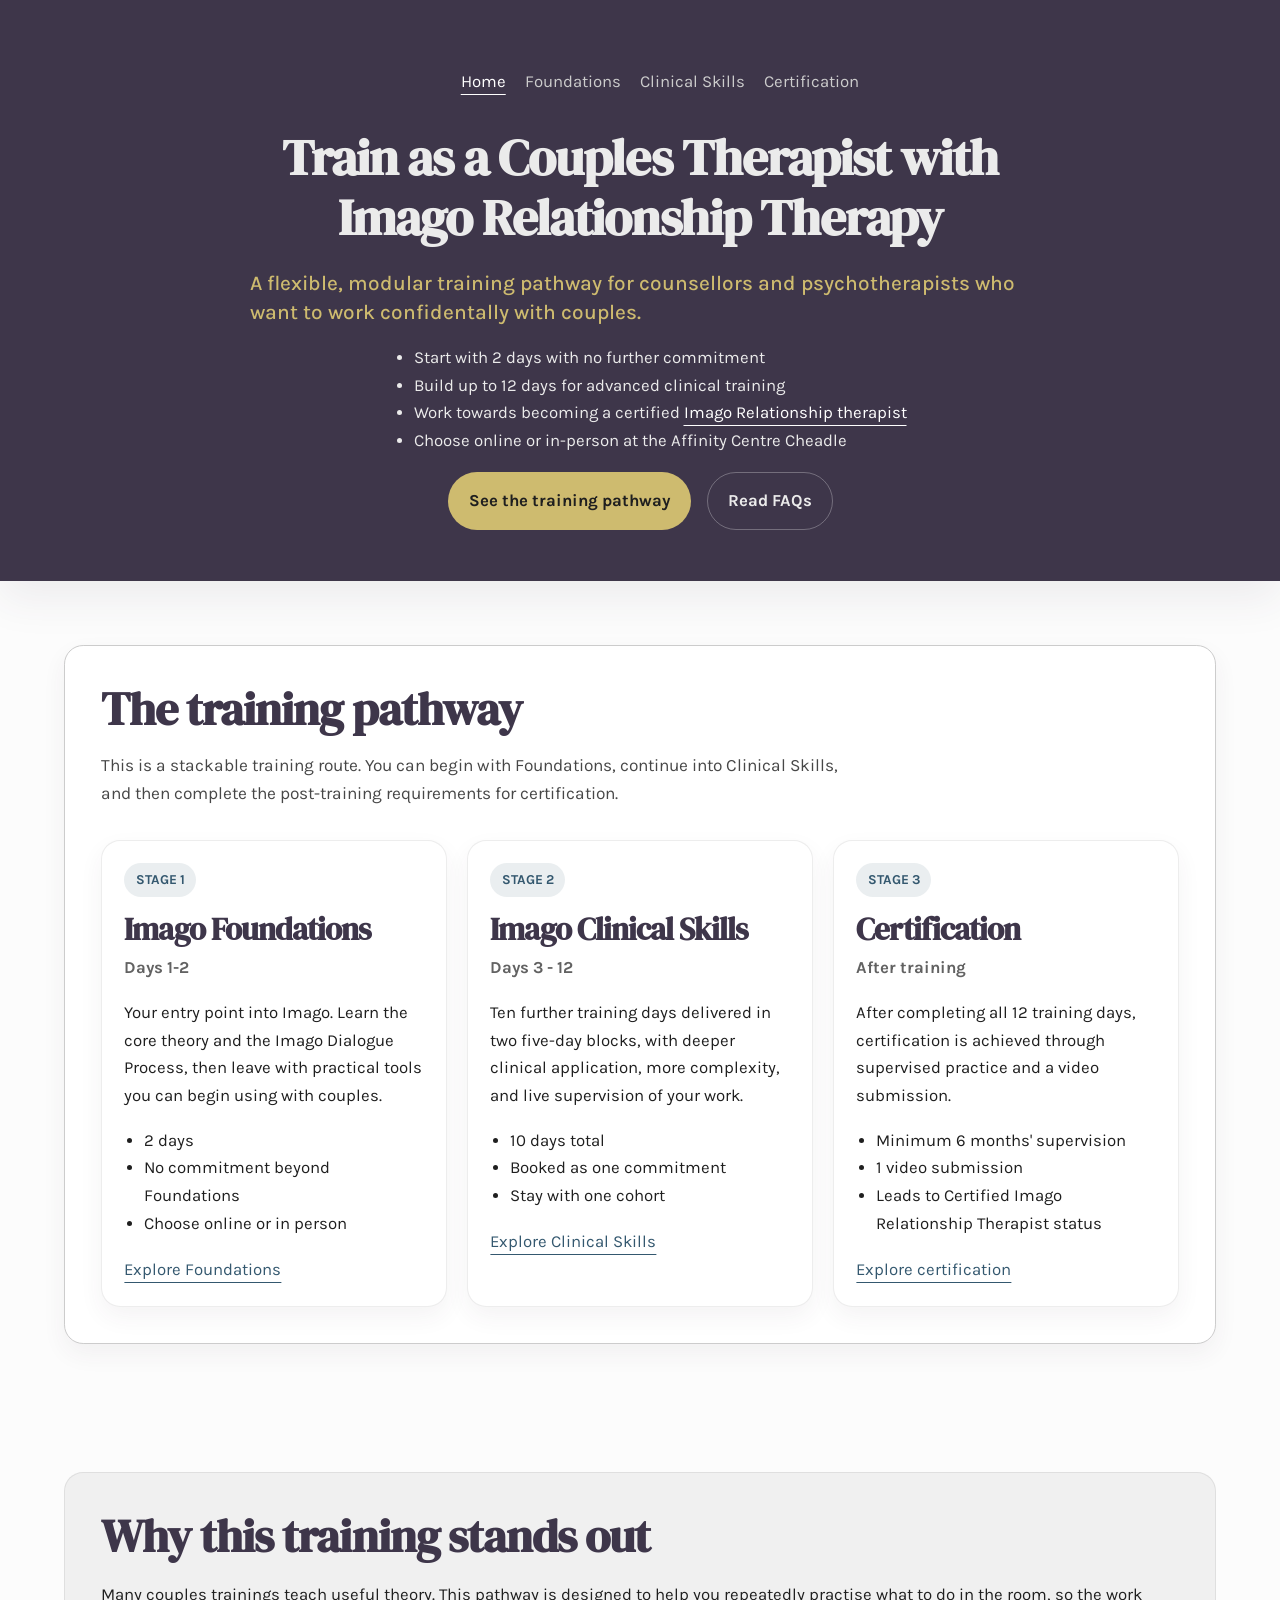
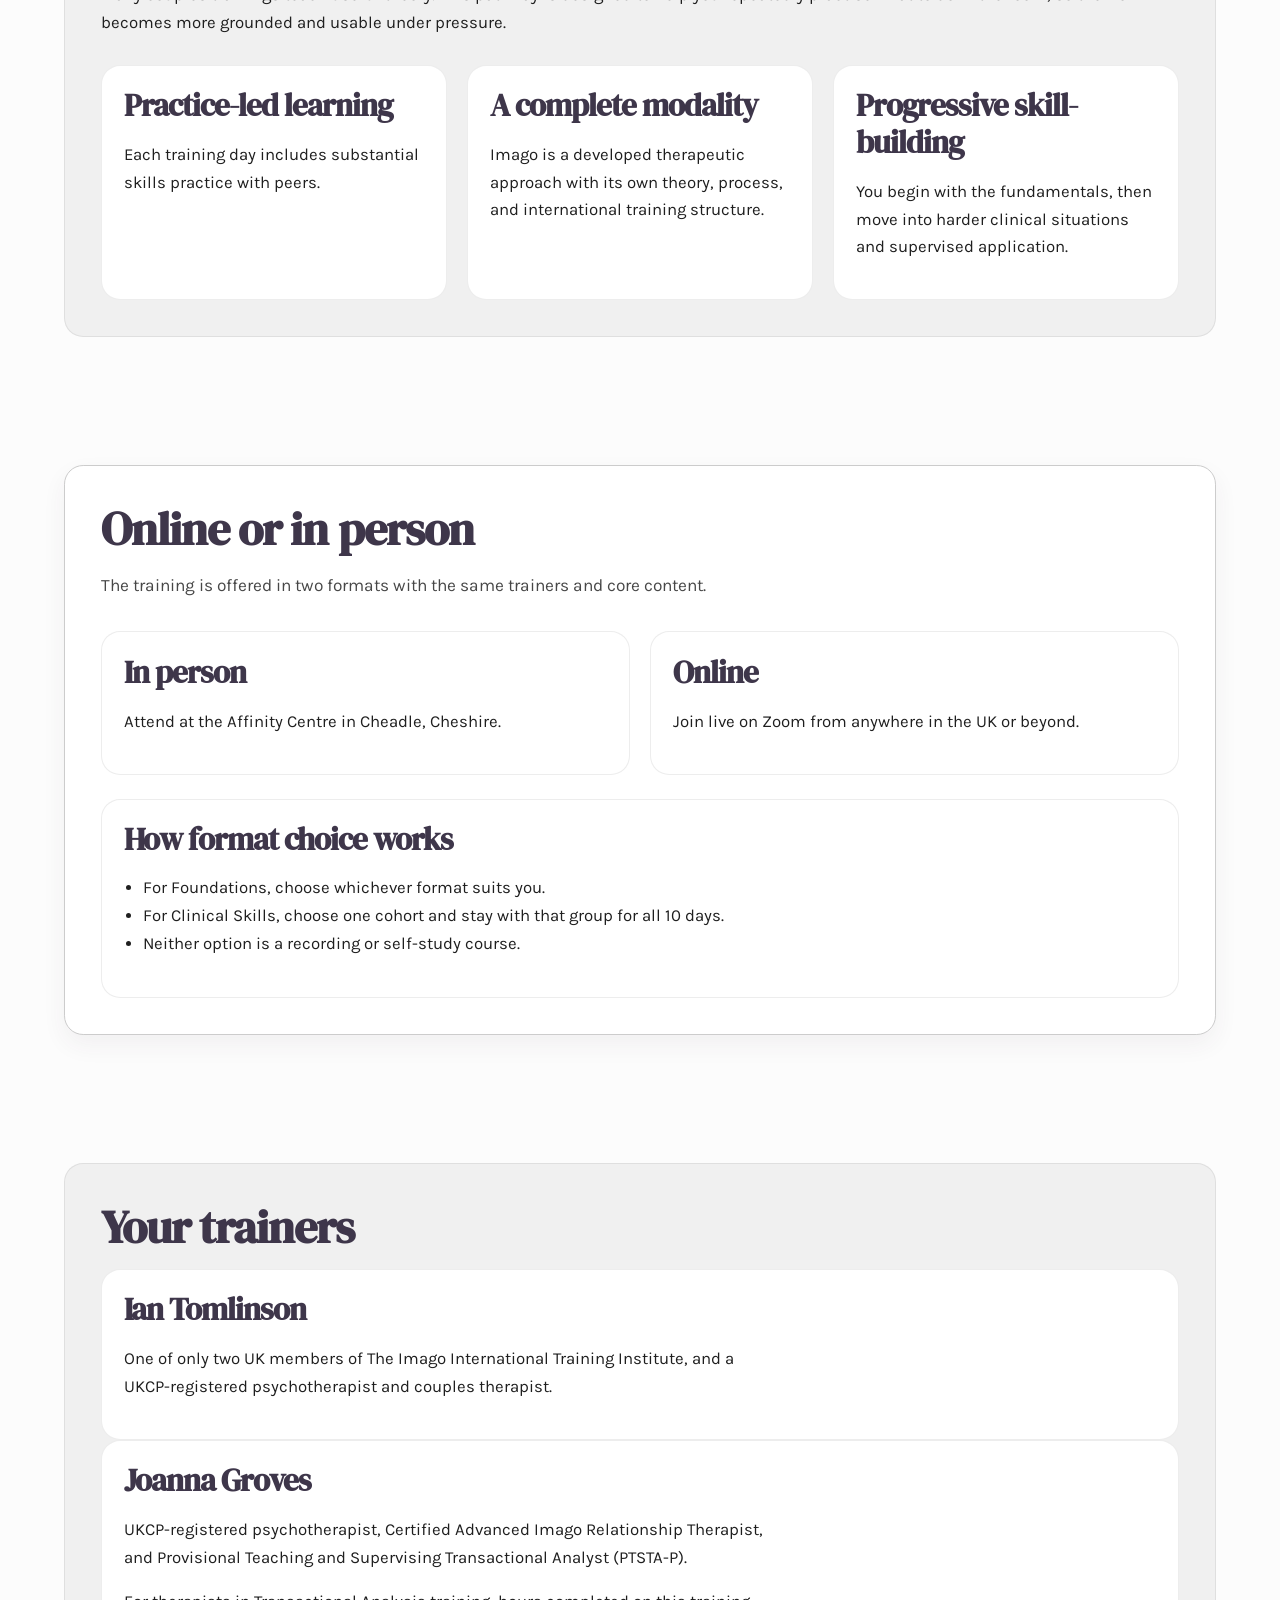
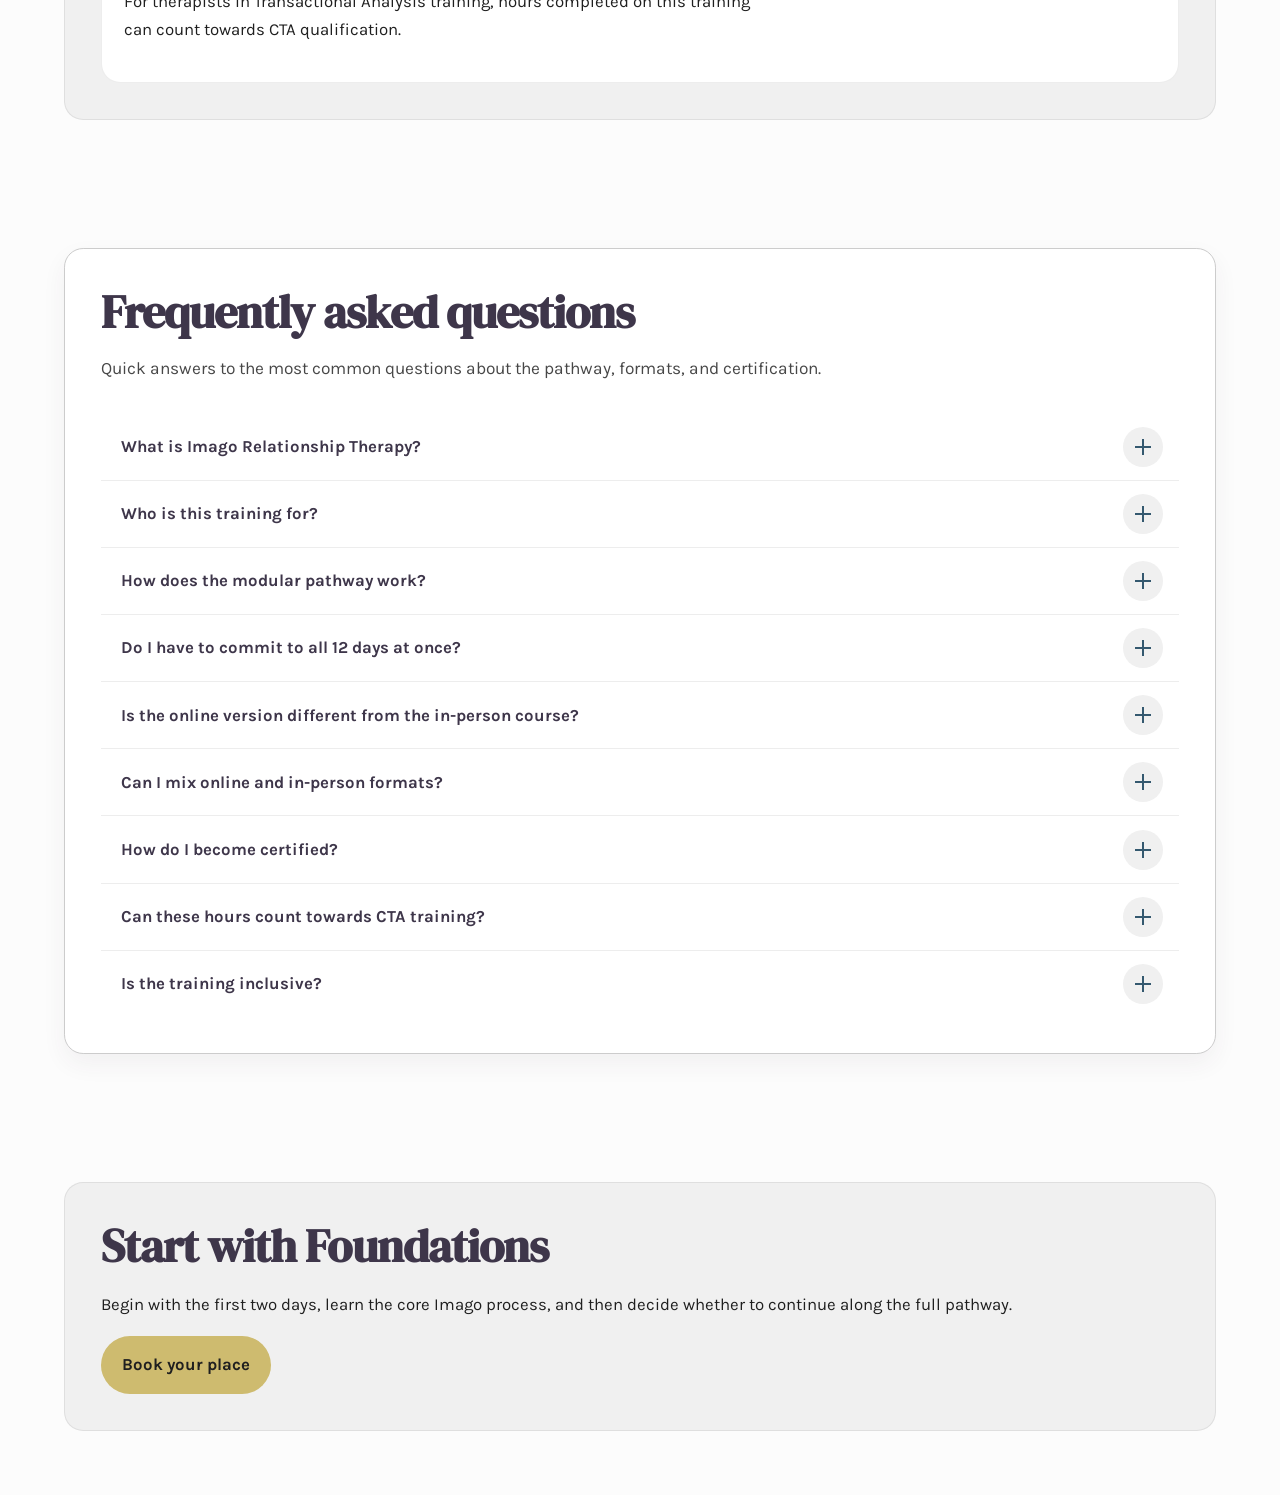
<file: index.html>
<!DOCTYPE html>
<html lang="en">

<head>
  <meta charset="utf-8">
  <meta name="viewport" content="width=device-width, initial-scale=1">
  <title>Train as a Couples Therapist with Imago Relationship Therapy</title>
  <link rel="stylesheet" href="./public/css/style.css">
  <link rel="preconnect" href="https://fonts.googleapis.com">
  <link rel="preconnect" href="https://fonts.gstatic.com">
  <link href="https://fonts.googleapis.com/css2?family=DM+Serif+Display:ital@0;1&amp;family=Karla:wght@400;500;600;700&amp;display=swap" rel="stylesheet">
  <meta name="description" content="A modular 12-day Imago Relationship Therapy training pathway for counsellors and psychotherapists, available online or in person.">
</head>

<body>

  <main id="main">
    <section class="hero">
      <nav class="eyebrow" aria-label="Navigation for Imago Relationship Therapy training">
        <ul>
          <li><a href="./" aria-current="page">Home</a></li>
          <li><a href="./foundations/">Foundations </a></li>
          <li><a href="./clinical-skills/">Clinical Skills</a></li>
          <li><a href="./certification/">Certification</a></li>
        </ul>
      </nav>
      <h1>Train as a Couples Therapist with Imago Relationship Therapy</h1>
      <p class="lede">
        A flexible, modular training pathway for counsellors and psychotherapists who want to work confidentally with
        couples.
      </p>

      <ul>
        <li>Start with 2 days with no further commitment</li>
        <li>Build up to 12 days for advanced clinical training</li>
        <li>Work towards becoming a certified <a href="#imago">Imago Relationship therapist</a></li>
        <li>Choose online or in-person at the Affinity Centre Cheadle</li>
      </ul>

      <div class="hero-actions">
        <a href="#pathway" class="button button-primary">See the training pathway</a>
        <a href="#faq" class="button button-secondary">Read FAQs</a>
      </div>
    </section>
    <section id="pathway" class="section">
      <div class="container">
        <div class="panel">
          <h2>The training pathway</h2>
          <p class="section-intro">
            This is a stackable training route. You can begin with Foundations, continue into Clinical Skills, and then
            complete the post-training requirements for certification.
          </p>

          <div class="pathway-grid">
            <article class="stage-card">
              <p class="stage-label">Stage 1</p>
              <h3>Imago Foundations</h3>
              <p class="stage-meta">Days 1-2</p>
              <p>
                Your entry point into Imago. Learn the core theory and the Imago Dialogue Process, then leave with
                practical tools you can begin using with couples.
              </p>
              <ul>
                <li>2 days</li>
                <li>No commitment beyond Foundations</li>
                <li>Choose online or in person</li>
              </ul>
              <a href="./foundations/">Explore Foundations</a>
            </article>

            <article class="stage-card">
              <p class="stage-label">Stage 2</p>
              <h3>Imago Clinical Skills</h3>
              <p class="stage-meta">Days 3 - 12</p>
              <p>
                Ten further training days delivered in two five-day blocks, with deeper clinical application, more
                complexity, and live supervision of your work.
              </p>
              <ul>
                <li>10 days total</li>
                <li>Booked as one commitment</li>
                <li>Stay with one cohort</li>
              </ul>
              <a href="./clinical-skills/">Explore Clinical Skills</a>
            </article>

            <article class="stage-card">
              <p class="stage-label">Stage 3</p>
              <h3>Certification</h3>
              <p class="stage-meta">After training</p>
              <p>
                After completing all 12 training days, certification is achieved through supervised practice and a video
                submission.
              </p>
              <ul>
                <li>Minimum 6 months' supervision</li>
                <li>1 video submission</li>
                <li>Leads to Certified Imago Relationship Therapist status</li>
              </ul>
              <a href="./certification/">Explore certification</a>
            </article>
          </div>
        </div>
      </div>
    </section>

    <section id="why-imago" class="section section-alt">
      <div class="panel--soft">
        <div class="container narrow">
          <h2>Why this training stands out</h2>
          <p>
            Many couples trainings teach useful theory. This pathway is designed to help you repeatedly practise what to
            do in the room, so the work becomes more grounded and usable under pressure.
          </p>

          <div class="feature-list">
            <article>
              <h3>Practice-led learning</h3>
              <p>Each training day includes substantial skills practice with peers.</p>
            </article>

            <article>
              <h3>A complete modality</h3>
              <p>Imago is a developed therapeutic approach with its own theory, process, and international training
                structure.</p>
            </article>

            <article>
              <h3>Progressive skill-building</h3>
              <p>You begin with the fundamentals, then move into harder clinical situations and supervised application.
              </p>
            </article>
          </div>
        </div>
      </div>
    </section>

    <section id="formats" class="section">
      <div class="container">
        <div class="panel">
          <h2>Online or in person</h2>
          <p class="section-intro">
            The training is offered in two formats with the same trainers and core content.
          </p>

          <div class="format-grid">
            <article class="info-card">
              <h3>In person</h3>
              <p>Attend at the Affinity Centre in Cheadle, Cheshire.</p>
            </article>

            <article class="info-card">
              <h3>Online</h3>
              <p>Join live on Zoom from anywhere in the UK or beyond.</p>
            </article>
          </div>

          <div class="rules-card">
            <h3>How format choice works</h3>
            <ul>
              <li>For Foundations, choose whichever format suits you.</li>
              <li>For Clinical Skills, choose one cohort and stay with that group for all 10 days.</li>
              <li>Neither option is a recording or self-study course.</li>
            </ul>
          </div>
        </div>
      </div>
    </section>

    <section id="trainers" class="section section-alt">
      <div class="container narrow">
        <div class="panel--soft">
          <h2>Your trainers</h2>

          <article class="trainer">
            <h3>Ian Tomlinson</h3>
            <p>
              One of only two UK members of The Imago International Training Institute, and a UKCP-registered
              psychotherapist and couples therapist.
            </p>
          </article>

          <article class="trainer">
            <h3>Joanna Groves</h3>
            <p>
              UKCP-registered psychotherapist, Certified Advanced Imago Relationship Therapist, and Provisional Teaching
              and Supervising Transactional Analyst (PTSTA-P).
            </p>
            <p>
              For therapists in Transactional Analysis training, hours completed on this training can count towards CTA
              qualification.
            </p>
          </article>
        </div>
      </div>
    </section>

    <section id="faq" class="section">
      <div class="container">
        <div class="panel">
          <h2>Frequently asked questions</h2>
          <p class="section-intro">
            Quick answers to the most common questions about the pathway, formats, and certification.
          </p>

          <div class="faq-list">
            <details name="training-faq">
              <summary>What is Imago Relationship Therapy?</summary>
              <div class="faq-panel" id="imago">
                <p>
                  Imago Relationship Therapy is a structured therapeutic approach developed specifically for working
                  with couples. Created by Harville Hendrix and Helen LaKelly Hunt in 1980, it combines relational
                  theory with a practical dialogue process that therapists can learn and apply directly in sessions. It
                  is practised by thousands of therapists in nearly 50 countries.
                </p>
              </div>
            </details>

            <div class="faq-list">
              <details name="training-faq">
                <summary>Who is this training for?</summary>
                <div class="faq-panel">
                  <p>
                    It is designed for qualified or training counsellors and psychotherapists who want to specialise in
                    couples work. You do not need prior couples experience to begin.
                  </p>
                </div>
              </details>

              <details name="training-faq">
                <summary>How does the modular pathway work?</summary>
                <div class="faq-panel">
                  <p>
                    You can start with the two-day Foundations course, then decide whether to continue into the ten-day
                    Clinical Skills stage. After all 12 days, certification is completed through supervision and a video
                    submission.
                  </p>
                </div>
              </details>

              <details name="training-faq">
                <summary>Do I have to commit to all 12 days at once?</summary>
                <div class="faq-panel">
                  <p>
                    No. You can begin with Foundations first. Clinical Skills is booked as one commitment, but that
                    decision comes after the introductory stage.
                  </p>
                </div>
              </details>

              <details name="training-faq">
                <summary>Is the online version different from the in-person course?</summary>
                <div class="faq-panel">
                  <p>
                    The online version is live and interactive on Zoom. It is not a recording or self-study course, and
                    it follows the same training pathway.
                  </p>
                </div>
              </details>

              <details name="training-faq">
                <summary>Can I mix online and in-person formats?</summary>
                <div class="faq-panel">
                  <p>
                    You can choose either format for Foundations. For Clinical Skills, you stay with one cohort for the
                    full ten days.
                  </p>
                </div>
              </details>

              <details name="training-faq">
                <summary>How do I become certified?</summary>
                <div class="faq-panel">
                  <p>
                    Certification follows successful completion of all 12 training days, at least six months of
                    supervision, and one video submission.
                  </p>
                </div>
              </details>

              <details name="training-faq">
                <summary>Can these hours count towards CTA training?</summary>
                <div class="faq-panel">
                  <p>
                    Yes. Because Joanna Groves holds PTSTA status, training hours can count towards CTA qualification.
                  </p>
                </div>
              </details>

              <details name="training-faq">
                <summary>Is the training inclusive?</summary>
                <div class="faq-panel">
                  <p>
                    The training is designed to welcome different identities, backgrounds, and learning needs, and
                    intersectionality is embedded throughout the course content.
                  </p>
                </div>
              </details>
            </div>
          </div>
        </div>
      </div>
    </section>

    <section id="contact-cta" class="section section-cta">
      <div class="container narrow">
        <div class="panel--soft">
          <h2>Start with Foundations</h2>
          <p>
            Begin with the first two days, learn the core Imago process, and then decide whether to continue along the
            full pathway.
          </p>
          <a href="/contact-us/" class="button button-primary">Book your place</a>
        </div>
      </div>
    </section>
  </main>
</body>
</html>
</file>
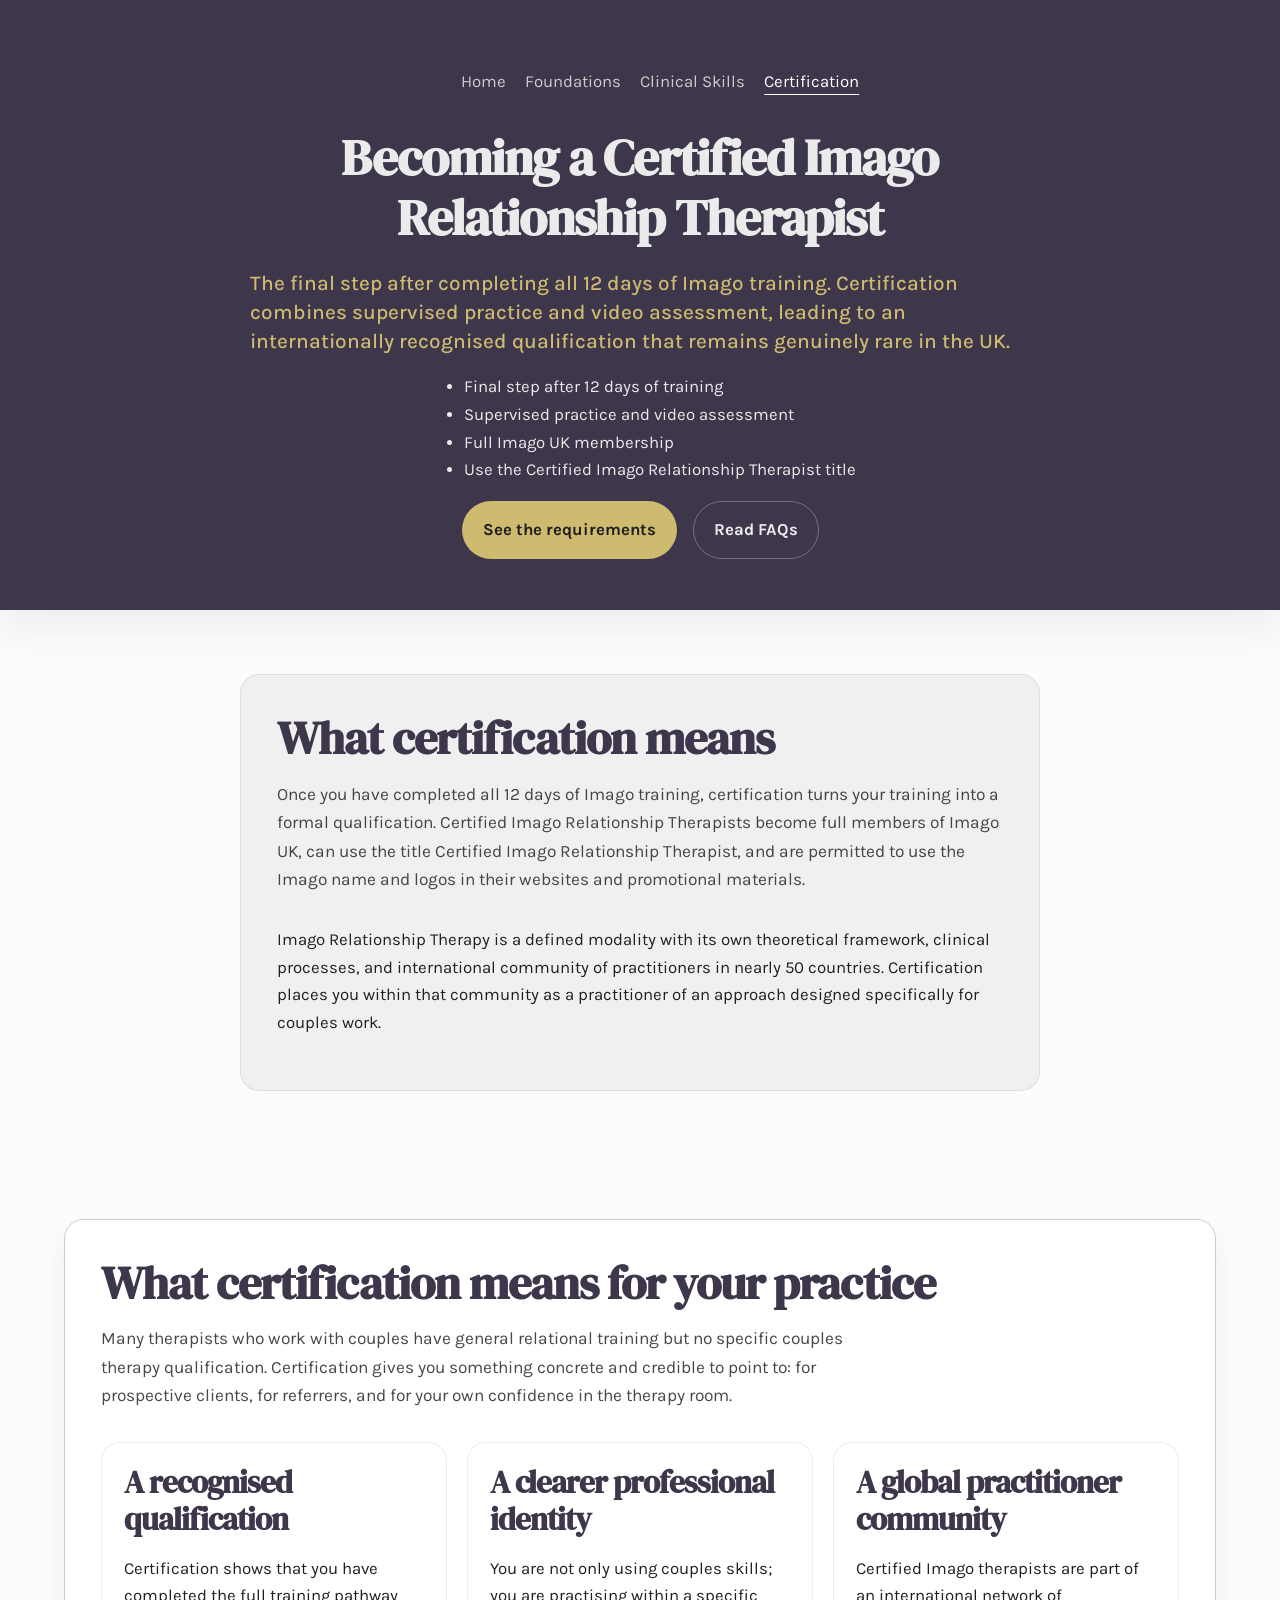
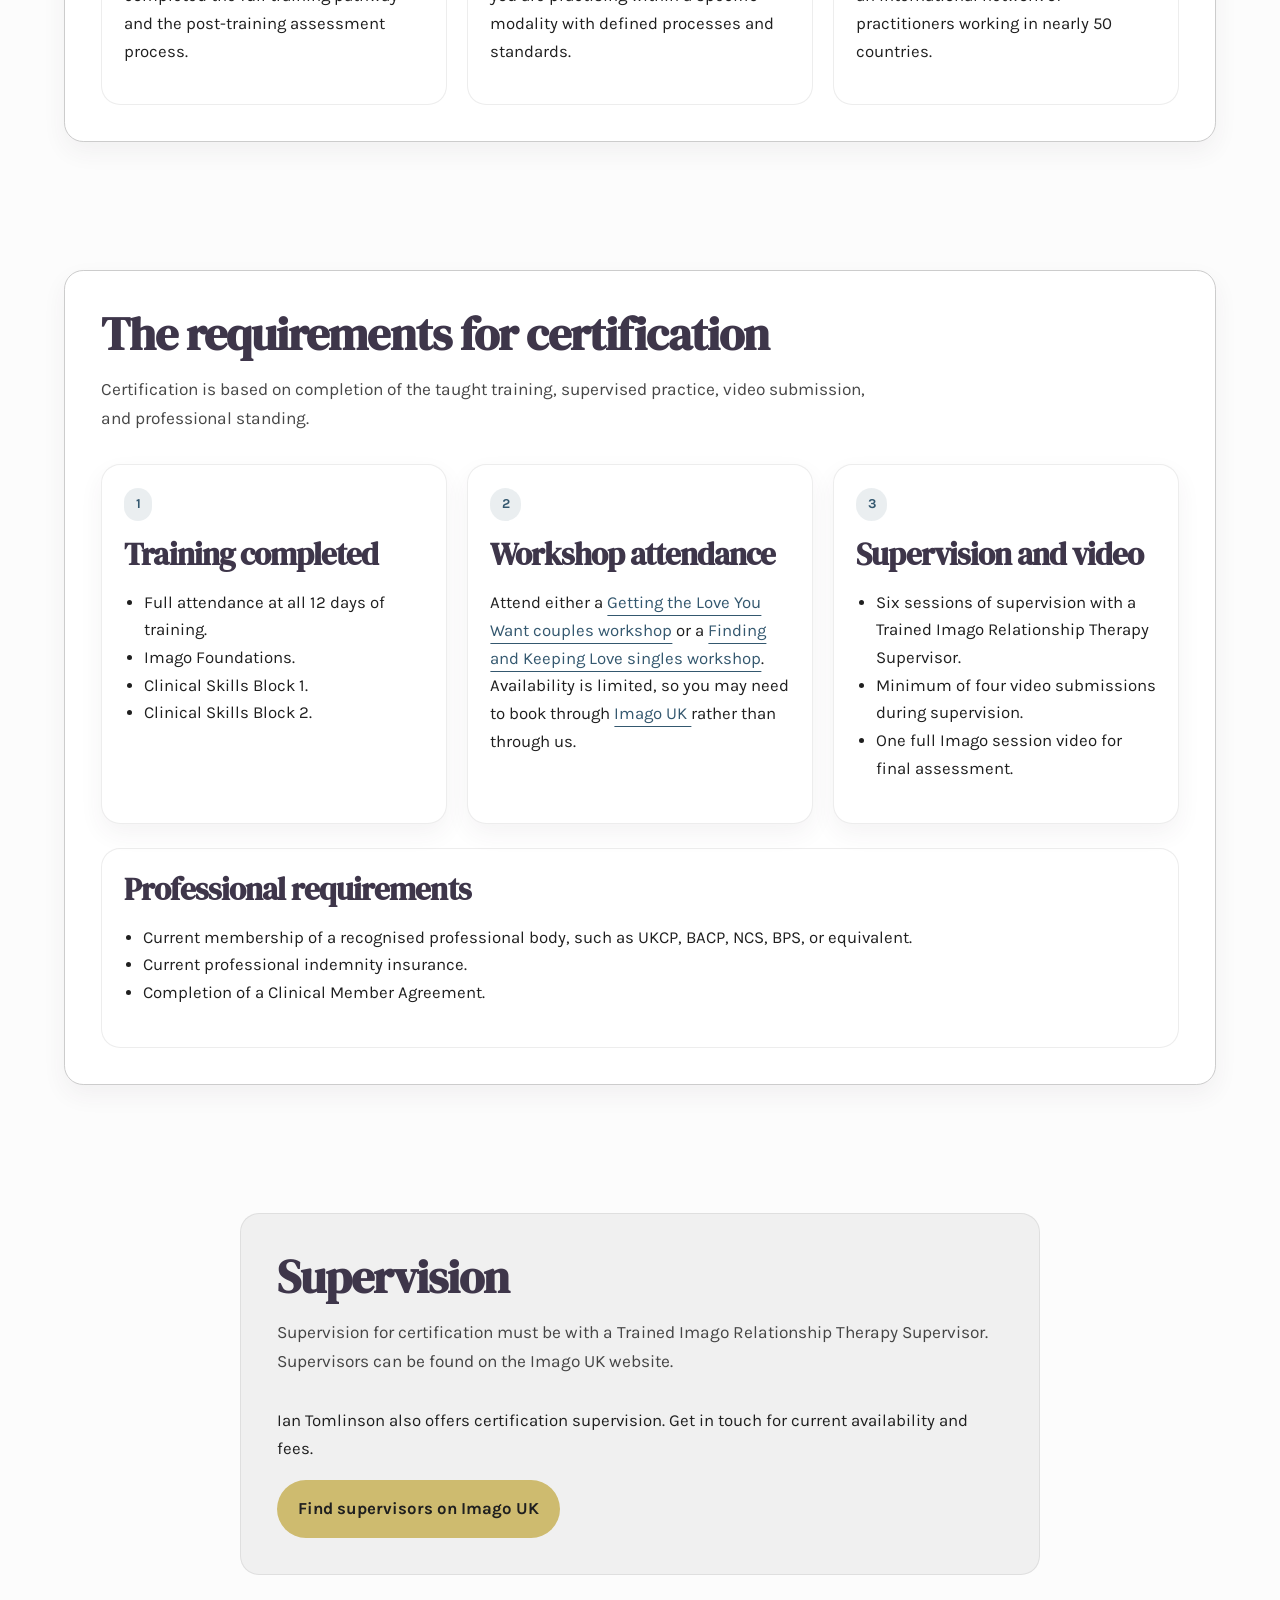
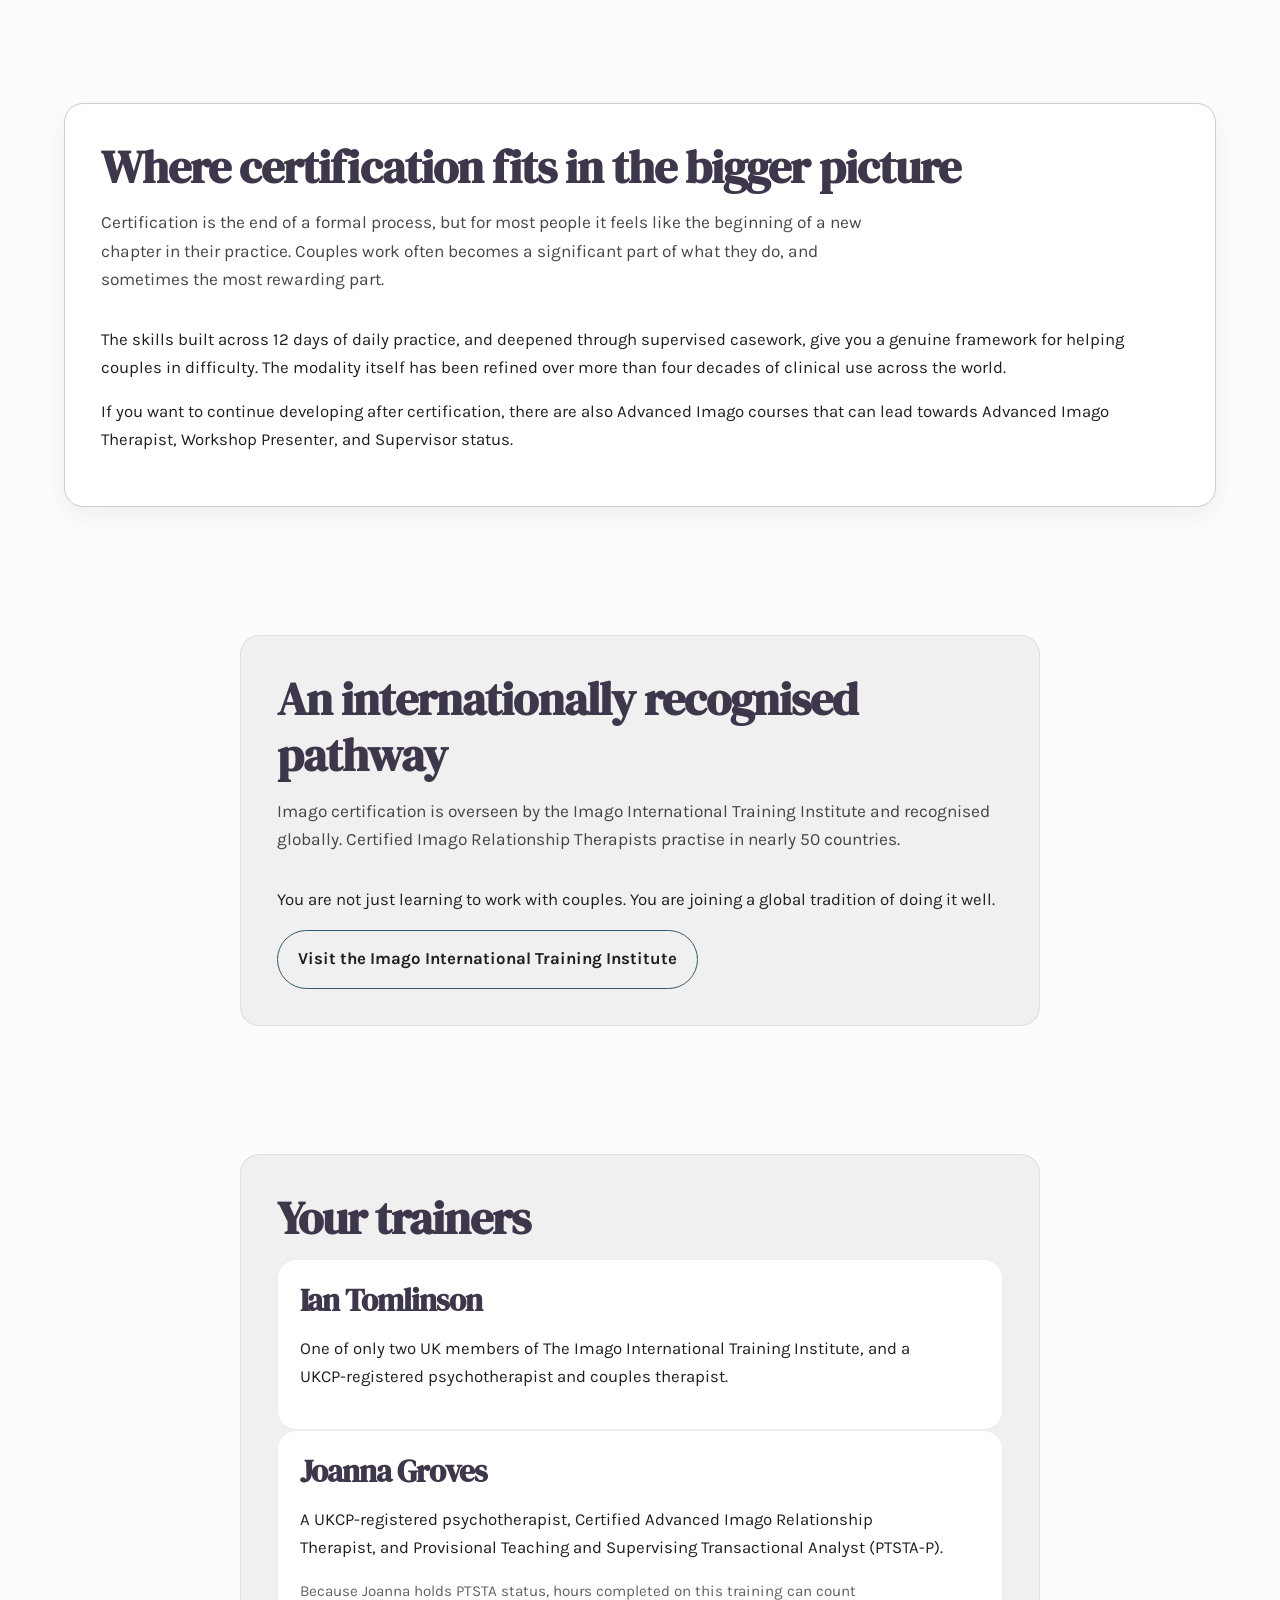
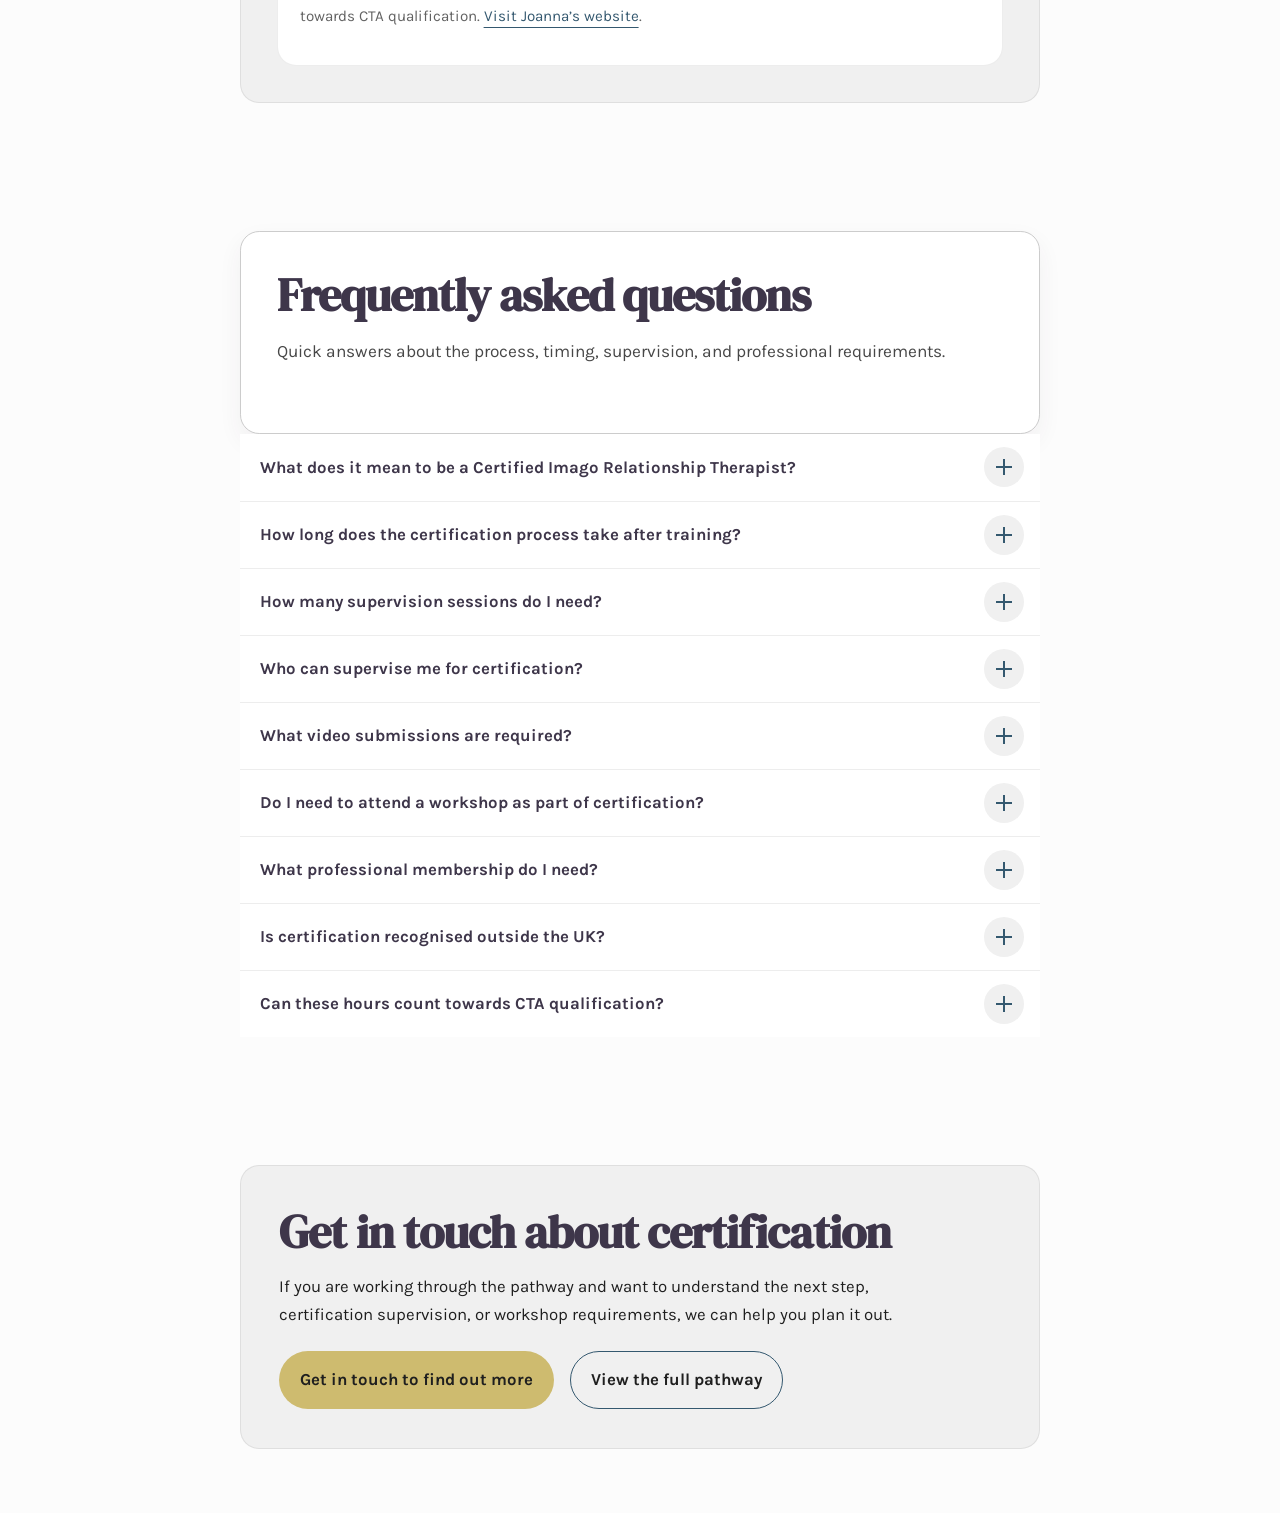
<file: certification/index.html>
<!DOCTYPE html>
<html lang="en">
<head>
  <meta charset="utf-8">
  <meta name="viewport" content="width=device-width, initial-scale=1">

  <title>Certified Imago Relationship Therapist | Certification</title>
  <meta name="description" content="Certification for Imago Relationship Therapy after the full 12-day training pathway, supervision, and video assessment.">
<link rel="stylesheet" href="../public/css/style.css">
  <link rel="preconnect" href="https://fonts.googleapis.com">
  <link rel="preconnect" href="https://fonts.gstatic.com">
  <link href="https://fonts.googleapis.com/css2?family=DM+Serif+Display:ital@0;1&amp;family=Karla:wght@400;500;600;700&amp;display=swap" rel="stylesheet">
</head>
<body>


  <main id="main">
     <section class="hero">
     <nav class="eyebrow" aria-label="Navigation for Imago Relationship Therapy training">
        <ul>
          <li><a href="../">Home</a></li>
          <li><a href="../foundations/">Foundations </a></li>
          <li><a href="../clinical-skills">Clinical Skills</a></li>
          <li><a href="../certification/" aria-current="page">Certification</a></li>
        </ul>
       </nav>
        <h1>Becoming a Certified Imago Relationship Therapist</h1>
        <p class="lede">
          The final step after completing all 12 days of Imago training. Certification combines supervised practice and video assessment, leading to an internationally recognised qualification that remains genuinely rare in the UK.
        </p>

        <ul>
          <li>Final step after 12 days of training</li>
          <li>Supervised practice and video assessment</li>
          <li>Full Imago UK membership</li>
          <li>Use the Certified Imago Relationship Therapist title</li>
        </ul>

        <div class="hero-actions">
          <a class="button button-primary" href="#requirements">See the requirements</a>
          <a class="button button-secondary" href="#faq">Read FAQs</a>
        </div>
      </section>
    <section class="section" id="overview">
      <div class="container--narrow">
        <div class="panel--soft">
          <h2>What certification means</h2>
          <p class="section-intro">
            Once you have completed all 12 days of Imago training, certification turns your training into a formal qualification. Certified Imago Relationship Therapists become full members of Imago UK, can use the title Certified Imago Relationship Therapist, and are permitted to use the Imago name and logos in their websites and promotional materials.
          </p>
          <p>
            Imago Relationship Therapy is a defined modality with its own theoretical framework, clinical processes, and international community of practitioners in nearly 50 countries. Certification places you within that community as a practitioner of an approach designed specifically for couples work.
          </p>
        </div>
      </div>
    </section>

    <section class="section" id="value">
      <div class="container">
        <div class="panel">
          <h2>What certification means for your practice</h2>
          <p class="section-intro">
            Many therapists who work with couples have general relational training but no specific couples therapy qualification. Certification gives you something concrete and credible to point to: for prospective clients, for referrers, and for your own confidence in the therapy room.
          </p>

          <div class="feature-list">
            <article>
              <h3>A recognised qualification</h3>
              <p>Certification shows that you have completed the full training pathway and the post-training assessment process.</p>
            </article>

            <article>
              <h3>A clearer professional identity</h3>
              <p>You are not only using couples skills; you are practising within a specific modality with defined processes and standards.</p>
            </article>

            <article>
              <h3>A global practitioner community</h3>
              <p>Certified Imago therapists are part of an international network of practitioners working in nearly 50 countries.</p>
            </article>
          </div>
        </div>
      </div>
    </section>

    <section class="section" id="requirements">
      <div class="container">
        <div class="panel">
          <h2>The requirements for certification</h2>
          <p class="section-intro">
            Certification is based on completion of the taught training, supervised practice, video submission, and professional standing.
          </p>

          <div class="pathway-grid">
            <article class="stage-card">
              <p class="stage-label">1</p>
              <h3>Training completed</h3>
              <ul>
                <li>Full attendance at all 12 days of training.</li>
                <li>Imago Foundations.</li>
                <li>Clinical Skills Block 1.</li>
                <li>Clinical Skills Block 2.</li>
              </ul>
            </article>

            <article class="stage-card">
              <p class="stage-label">2</p>
              <h3>Workshop attendance</h3>
              <p>
                Attend either a <a href="https://affinitycentre.co.uk/course/getting-the-love-you-want-couples-workshop/">Getting the Love You Want couples workshop</a> or a <a href="https://affinitycentre.co.uk/course/keeping-the-love-you-find-singles-workshop-manchester/">Finding and Keeping Love singles workshop</a>. Availability is limited, so you may need to book through <a href="https://www.imagouk.co.uk/">Imago UK </a>rather than through us.
              </p>
            </article>

            <article class="stage-card">
              <p class="stage-label">3</p>
              <h3>Supervision and video</h3>
              <ul>
                <li>Six sessions of supervision with a Trained Imago Relationship Therapy Supervisor.</li>
                <li>Minimum of four video submissions during supervision.</li>
                <li>One full Imago session video for final assessment.</li>
              </ul>
            </article>
          </div>

          <div class="rules-card">
            <h3>Professional requirements</h3>
            <ul>
              <li>Current membership of a recognised professional body, such as UKCP, BACP, NCS, BPS, or equivalent.</li>
              <li>Current professional indemnity insurance.</li>
              <li>Completion of a Clinical Member Agreement.</li>
            </ul>
          </div>
        </div>
      </div>
    </section>

    <section class="section" id="supervision">
      <div class="container--narrow">
        <div class="panel--soft">
          <h2>Supervision</h2>
          <p class="section-intro">
            Supervision for certification must be with a Trained Imago Relationship Therapy Supervisor. Supervisors can be found on the Imago UK website.
          </p>
          <p>
            Ian Tomlinson also offers certification supervision. Get in touch for current availability and fees.
          </p>
          <div class="hero-actions">
            <a class="button button-primary" href="https://imagouk.co.uk/">Find supervisors on Imago UK</a>
          </div>
        </div>
      </div>
    </section>

    <section class="section" id="bigger-picture">
      <div class="container">
        <div class="panel">
          <h2>Where certification fits in the bigger picture</h2>
          <p class="section-intro">
            Certification is the end of a formal process, but for most people it feels like the beginning of a new chapter in their practice. Couples work often becomes a significant part of what they do, and sometimes the most rewarding part.
          </p>
          <p>
            The skills built across 12 days of daily practice, and deepened through supervised casework, give you a genuine framework for helping couples in difficulty. The modality itself has been refined over more than four decades of clinical use across the world.
          </p>
          <p>
            If you want to continue developing after certification, there are also Advanced Imago courses that can lead towards Advanced Imago Therapist, Workshop Presenter, and Supervisor status.
          </p>
        </div>
      </div>
    </section>

    <section class="section" id="international">
      <div class="container--narrow">
        <div class="panel--soft">
          <h2>An internationally recognised pathway</h2>
          <p class="section-intro">
            Imago certification is overseen by the Imago International Training Institute and recognised globally. Certified Imago Relationship Therapists practise in nearly 50 countries.
          </p>
          <p>
            You are not just learning to work with couples. You are joining a global tradition of doing it well.
          </p>
          <div class="hero-actions">
            <a class="button button-secondary2" href="https://imagocertificationandtraining.com/">Visit the Imago International Training Institute</a>
          </div>
        </div>
      </div>
    </section>

    <section class="section" id="trainers">
      <div class="container--narrow">
        <div class="panel--soft">
          <h2>Your trainers</h2>

          <article class="trainer">
            <h3>Ian Tomlinson</h3>
            <p>
              One of only two UK members of The Imago International Training Institute, and a UKCP-registered psychotherapist and couples therapist.
            </p>
          </article>

          <article class="trainer">
            <h3>Joanna Groves</h3>
            <p>
              A UKCP-registered psychotherapist, Certified Advanced Imago Relationship Therapist, and Provisional Teaching and Supervising Transactional Analyst (PTSTA-P).
            </p>
            <p class="small-note">
              Because Joanna holds PTSTA status, hours completed on this training can count towards CTA qualification.
              <a href="https://joannagroves.co.uk/" target="_blank" rel="noopener noreferrer">Visit Joanna’s website</a>.
            </p>
          </article>
        </div>
      </div>
    </section>

    <section class="section" id="faq">
      <div class="container--narrow">
        <div class="faq-wrap">
          <div class="panel">
            <h2>Frequently asked questions</h2>
            <p class="section-intro">
              Quick answers about the process, timing, supervision, and professional requirements.
            </p>
          </div>

          <div class="faq-list">
            <details name="certification-faq">
              <summary>What does it mean to be a Certified Imago Relationship Therapist?</summary>
              <div class="faq-panel">
                <p>
                  It means you have completed the full 12-day training programme, a period of supervised practice with couples, and a video assessment. You become a full member of Imago UK and are permitted to use the title, name, and logos in your practice.
                </p>
              </div>
            </details>

            <details name="certification-faq">
              <summary>How long does the certification process take after training?</summary>
              <div class="faq-panel">
                <p>
                  A minimum of six months. That is the period required for supervised practice after completing all 12 days of training.
                </p>
              </div>
            </details>

            <details name="certification-faq">
              <summary>How many supervision sessions do I need?</summary>
              <div class="faq-panel">
                <p>
                  Six sessions with a Trained Imago Relationship Therapy Supervisor. These are separate from any general clinical supervision you already have.
                </p>
              </div>
            </details>

            <details name="certification-faq">
              <summary>Who can supervise me for certification?</summary>
              <div class="faq-panel">
                <p>
                  Supervision must be with a Trained Imago Relationship Therapy Supervisor. A list of qualified supervisors is available on the Imago UK website, and Ian Tomlinson also offers certification supervision.
                </p>
              </div>
            </details>

            <details name="certification-faq">
              <summary>What video submissions are required?</summary>
              <div class="faq-panel">
                <p>
                  You need to submit a minimum of four videos of your clinical work with couples during the supervision period, plus one complete Imago session video for final assessment.
                </p>
              </div>
            </details>

            <details name="certification-faq">
              <summary>Do I need to attend a workshop as part of certification?</summary>
              <div class="faq-panel">
                <p>
                  Yes. You must attend either a Getting the Love You Want couples workshop or a Finding and Keeping Love singles workshop. Availability is limited, so it is worth planning this early.
                </p>
              </div>
            </details>

            <details name="certification-faq">
              <summary>What professional membership do I need?</summary>
              <div class="faq-panel">
                <p>
                  You must be a current member of a recognised professional body, such as UKCP, BACP, NCS, BPS, or equivalent. You also need current professional indemnity insurance.
                </p>
              </div>
            </details>

            <details name="certification-faq">
              <summary>Is certification recognised outside the UK?</summary>
              <div class="faq-panel">
                <p>
                  Yes. Imago certification is overseen by the Imago International Training Institute and recognised globally. Certified Imago Relationship Therapists practise in nearly 50 countries.
                </p>
              </div>
            </details>

            <details name="certification-faq">
              <summary>Can these hours count towards CTA qualification?</summary>
              <div class="faq-panel">
                <p>
                  Yes. Because Joanna Groves holds PTSTA status, hours completed on this training can count towards your Certified Transactional Analyst (CTA) qualification.
                </p>
              </div>
            </details>
          </div>
        </div>
      </div>
    </section>

    <section class="section" id="contact">
      <div class="container--narrow">
        <div class="cta-panel">
          <h2>Get in touch about certification</h2>
          <p>
            If you are working through the pathway and want to understand the next step, certification supervision, or workshop requirements, we can help you plan it out.
          </p>
          <div class="hero-actions">
            <a class="button button-primary" href="/contact-us/">Get in touch to find out more</a>
            <a class="button button-secondary2" href="../">View the full pathway</a>
          </div>
        </div>
      </div>
    </section>
  </main>

</body>
</html>
</file>
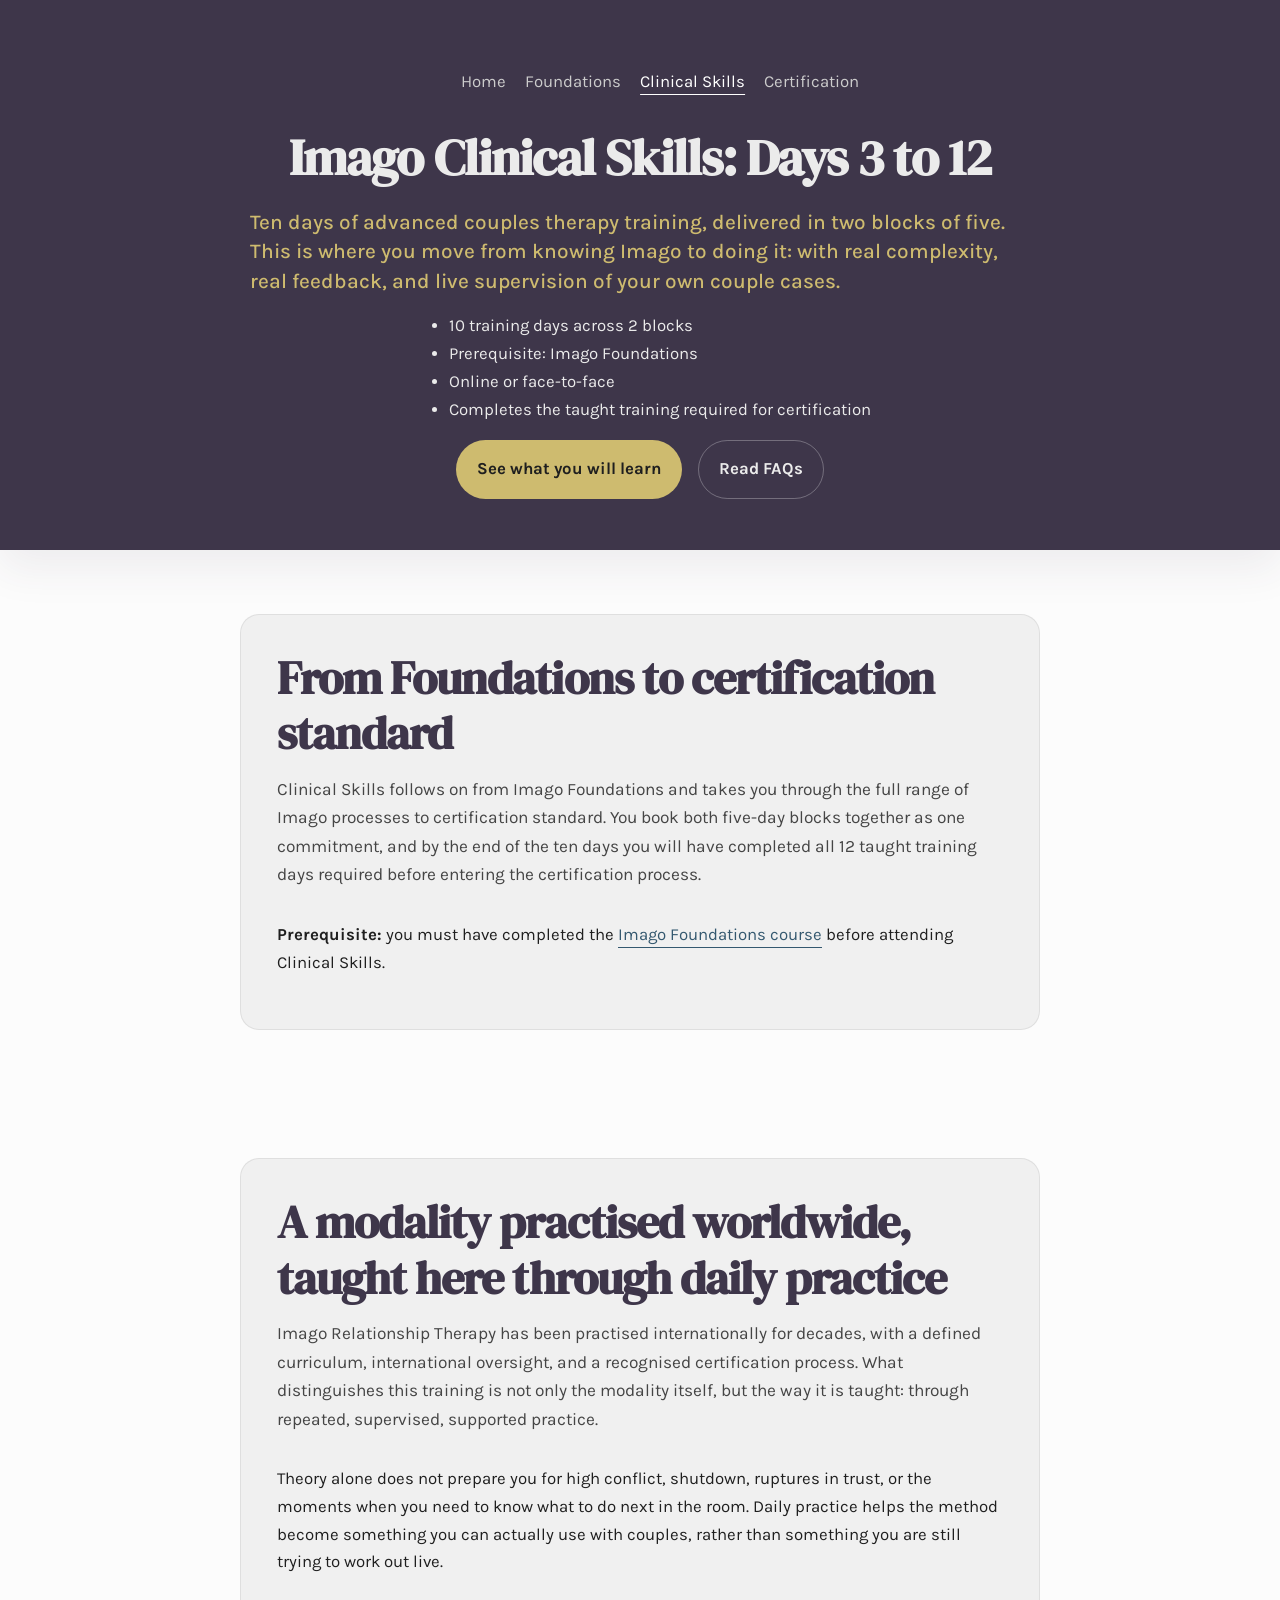
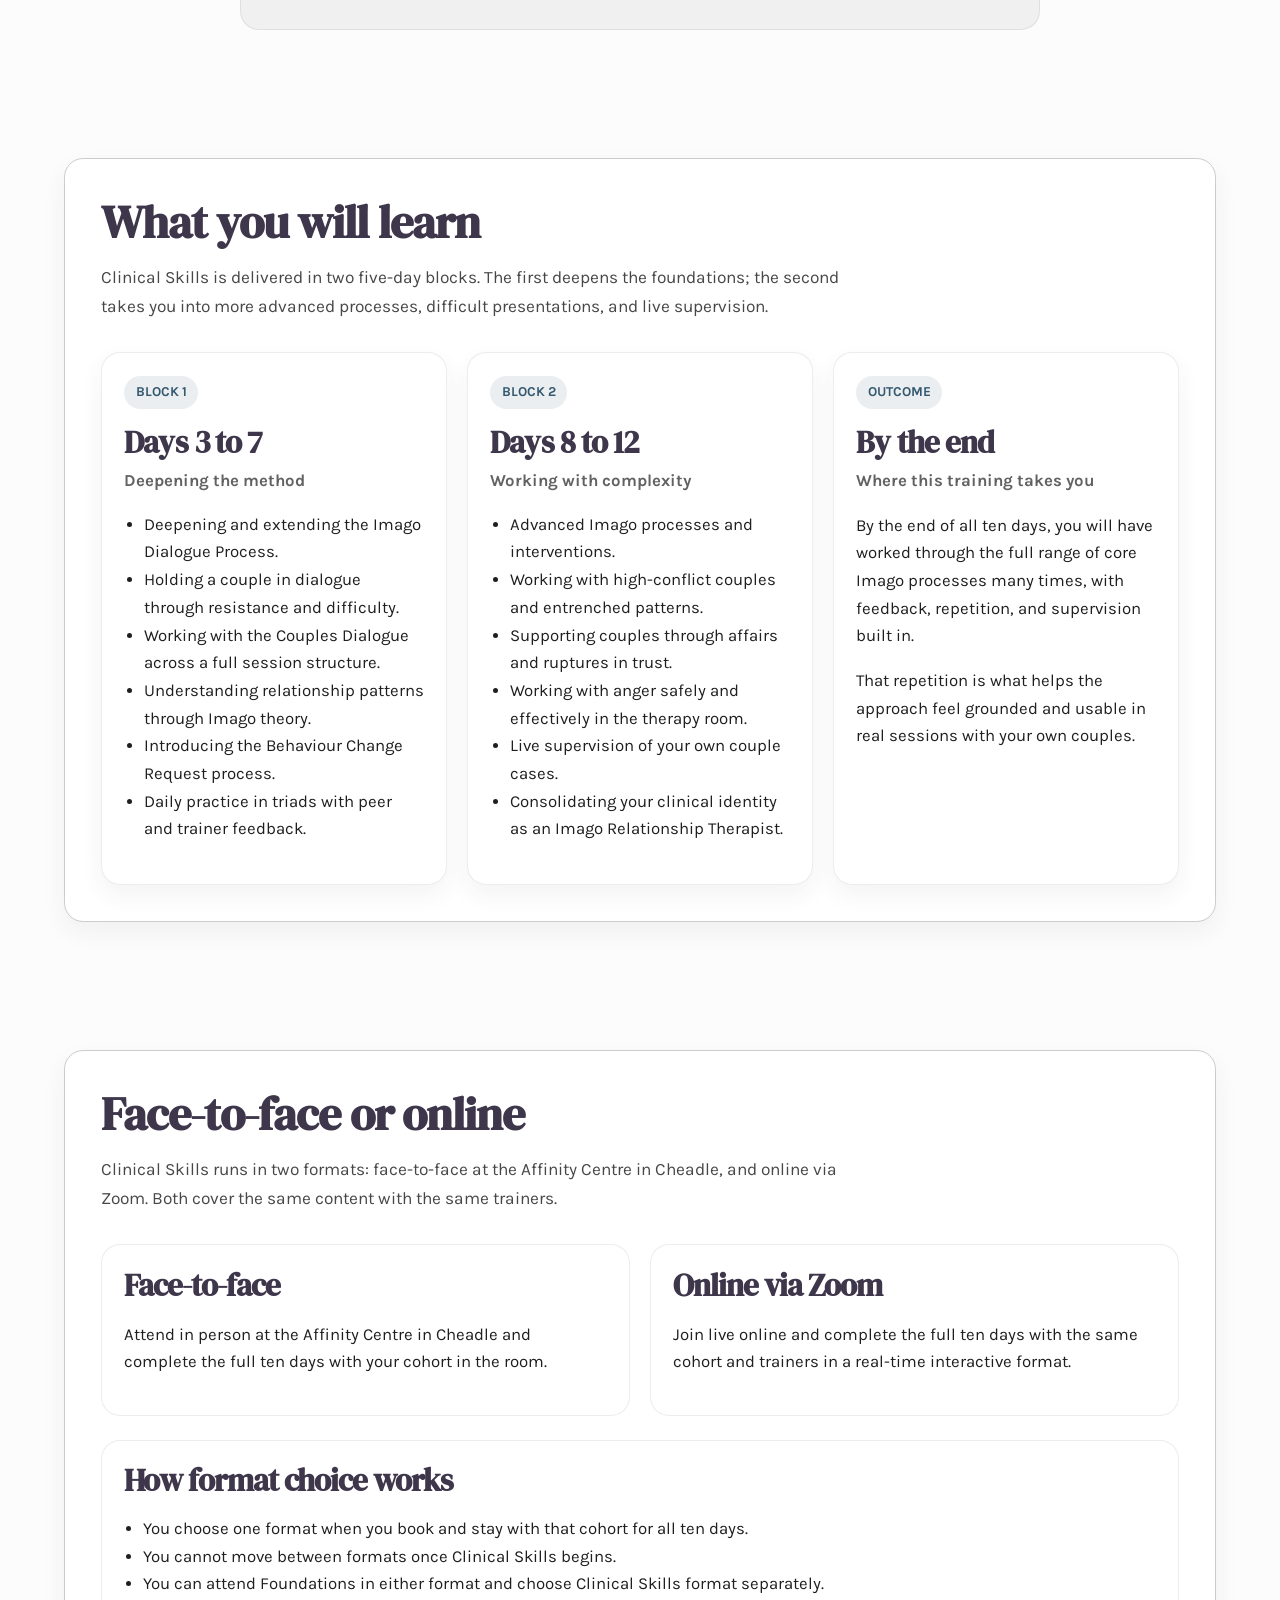
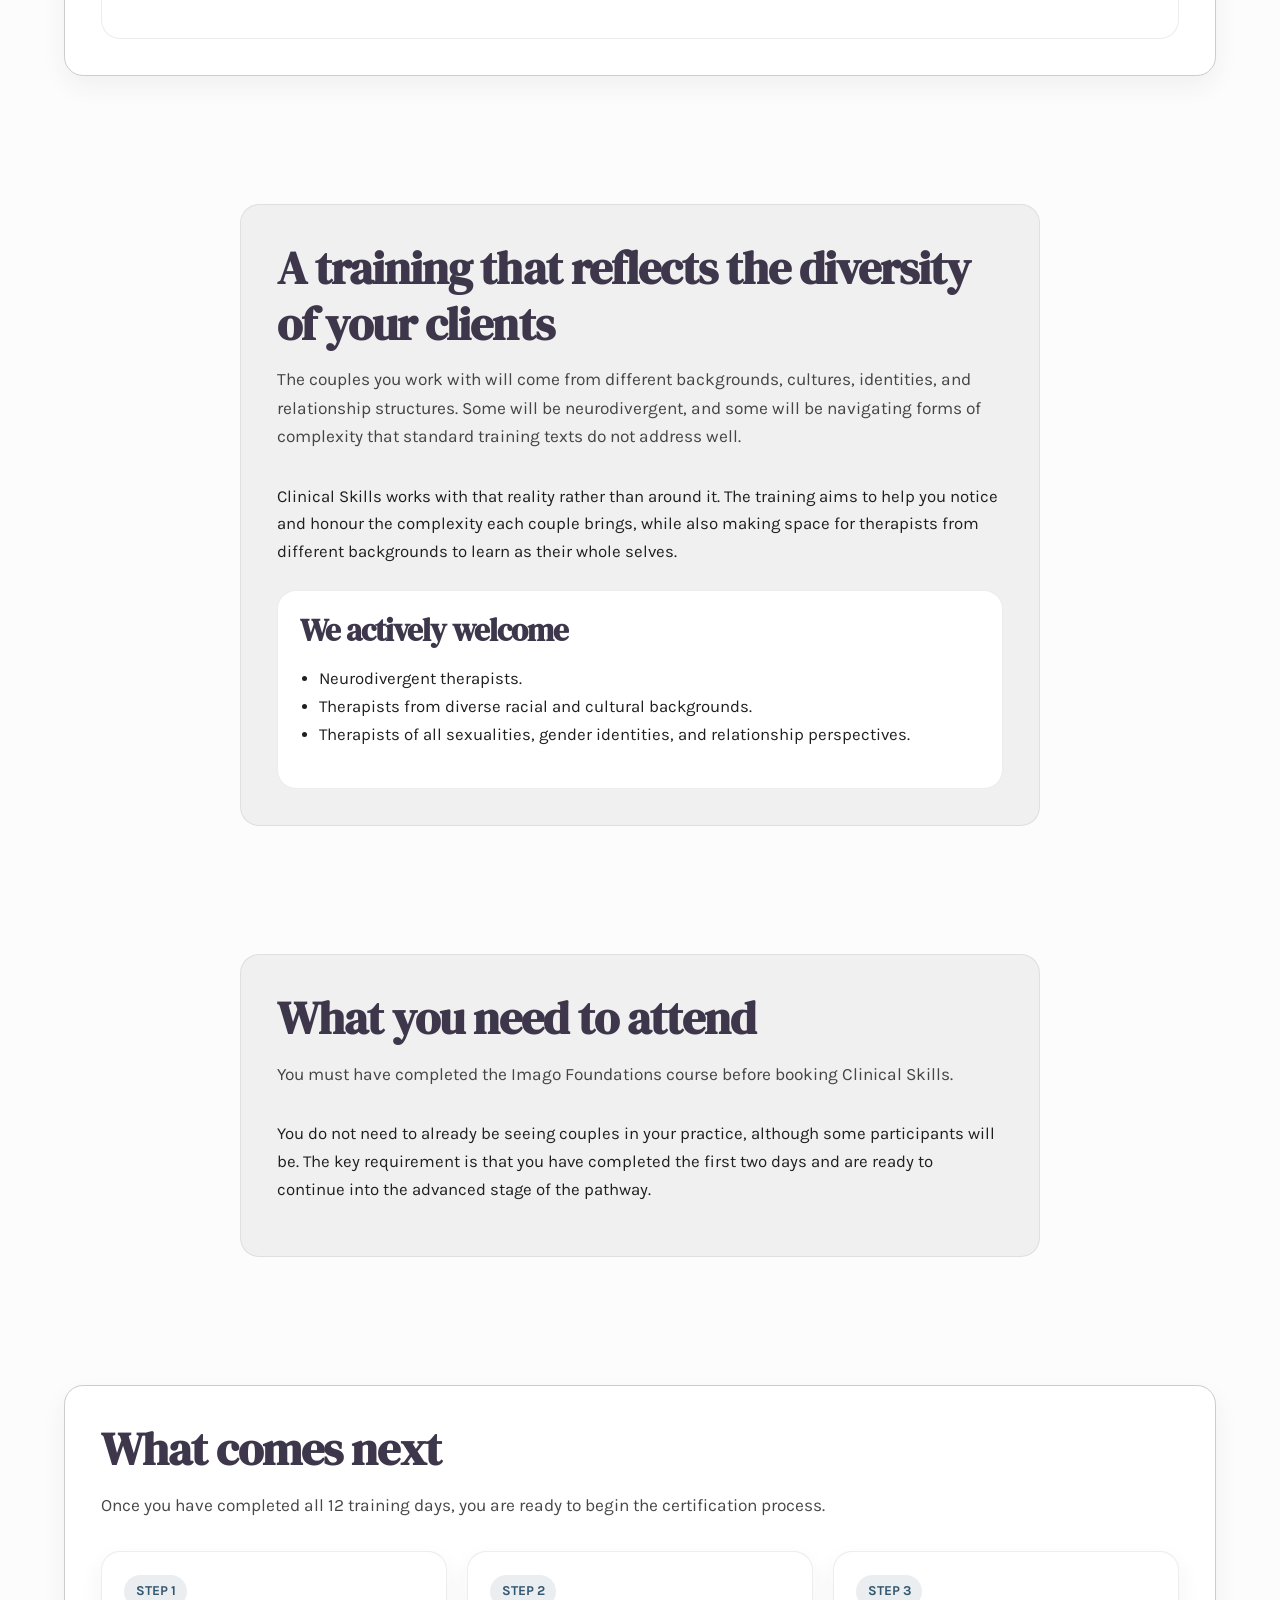
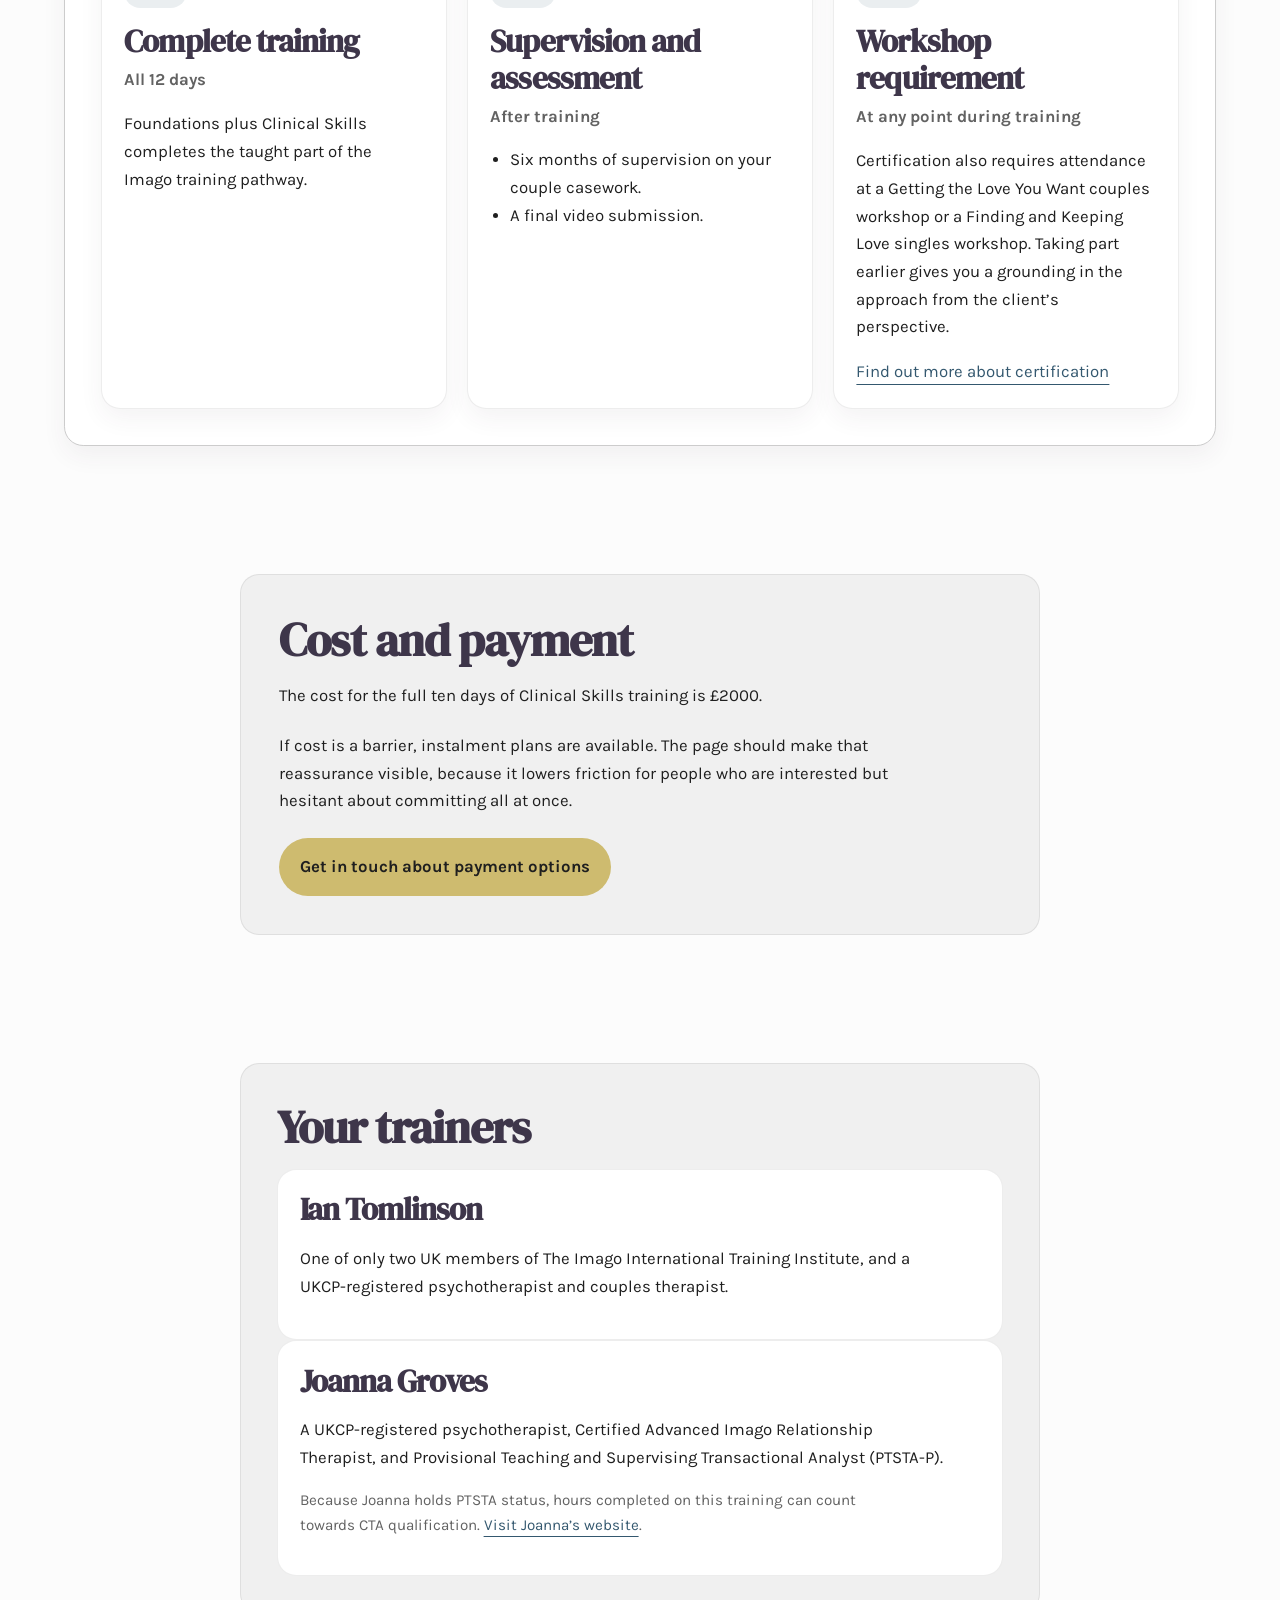
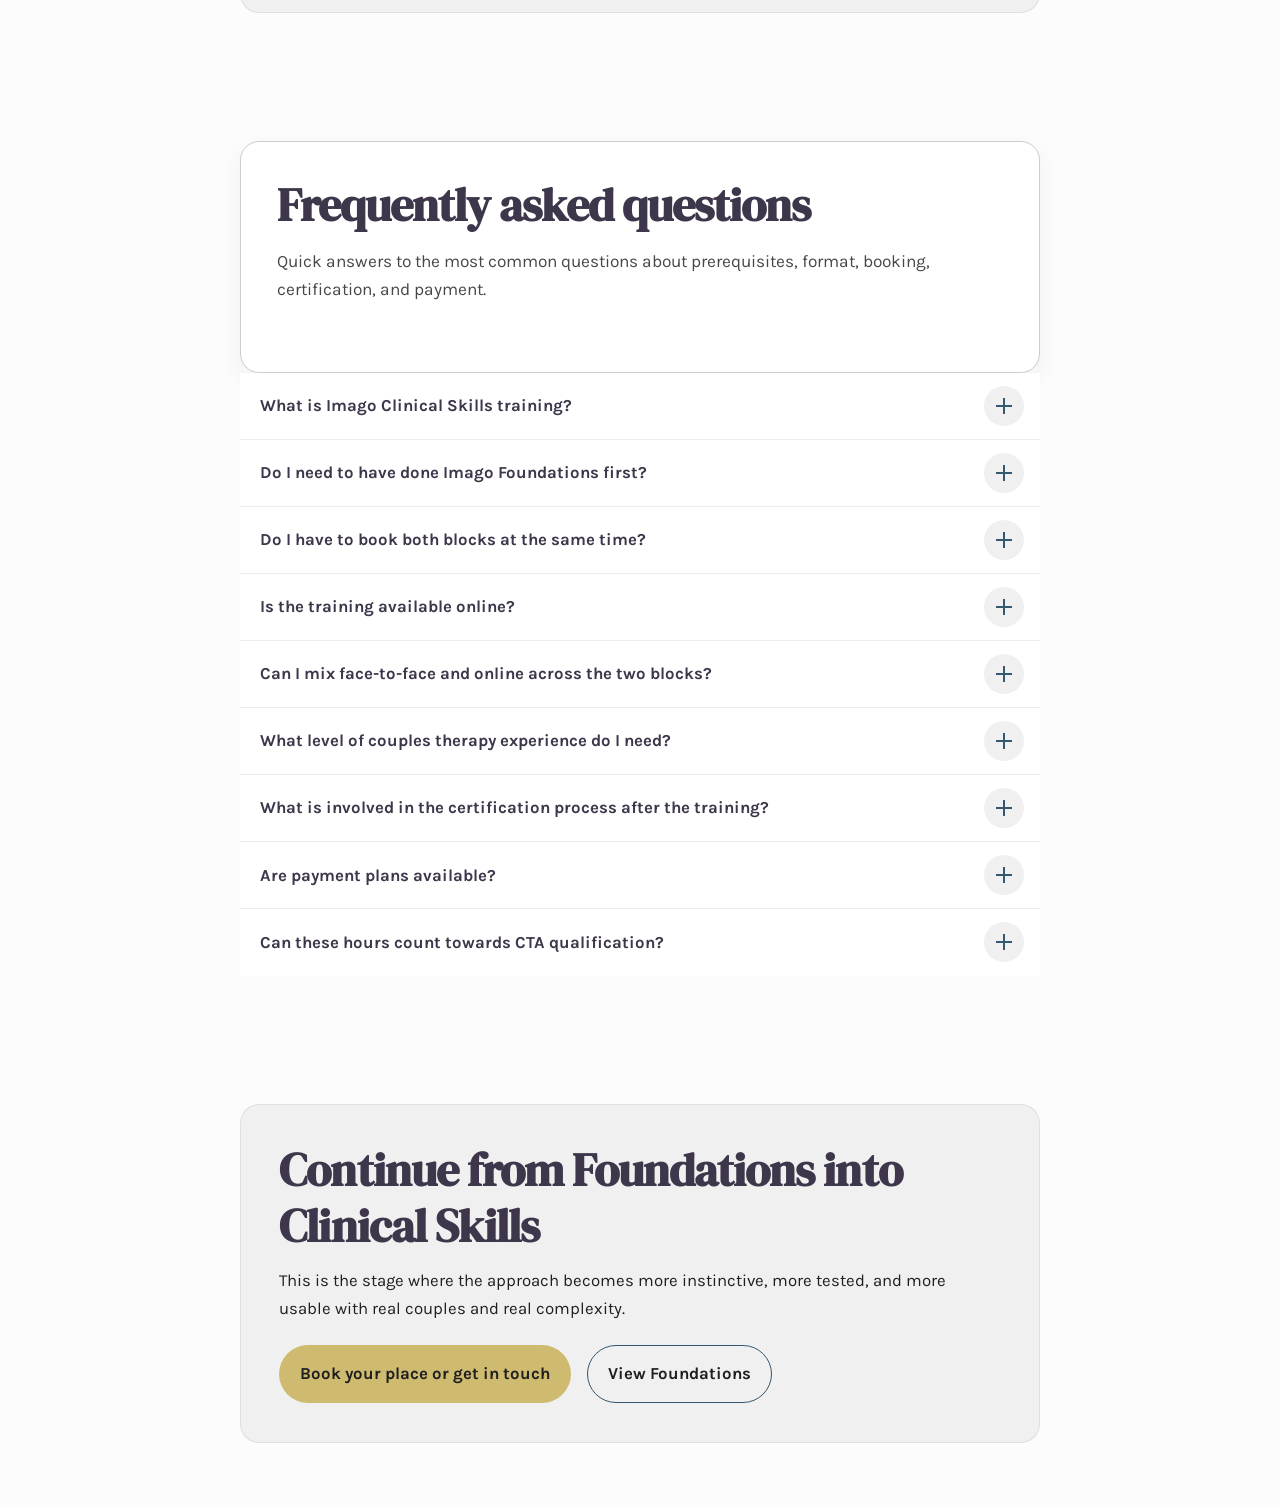
<file: clinical-skills/index.html>
<!DOCTYPE html>
<html lang="en">
<head>
  <meta charset="utf-8">
  <meta name="viewport" content="width=device-width, initial-scale=1">

  <title>Imago Clinical Skills - Affinity Centre</title>
  <link rel="stylesheet" href="../public/css/style.css">
  <meta name="description" content="A ten-day advanced Imago Relationship Therapy training in two five-day blocks for therapists who want to develop couples work to certification standard.">
  <link rel="preconnect" href="https://fonts.googleapis.com">
  <link rel="preconnect" href="https://fonts.gstatic.com">
  <link href="https://fonts.googleapis.com/css2?family=DM+Serif+Display:ital@0;1&amp;family=Karla:wght@400;500;600;700&amp;display=swap" rel="stylesheet">

</head>
<body>

  <main id="main">
    <div>
      <section class="hero">
          <nav class="eyebrow" aria-label="Navigation for Imago Relationship Therapy training">
        <ul>
          <li><a href="../">Home</a></li>
          <li><a href="../foundations/">Foundations </a></li>
          <li><a href="../clinical-skills" aria-current="page">Clinical Skills</a></li>
          <li><a href="../certification/">Certification</a></li>
        </ul>
       </nav>
        <h1>Imago Clinical Skills: Days 3 to 12</h1>
        <p class="lede">
          Ten days of advanced couples therapy training, delivered in two blocks of five. This is where you move from knowing Imago to doing it: with real complexity, real feedback, and live supervision of your own couple cases.
        </p>

        <ul>
          <li>10 training days across 2 blocks</li>
          <li>Prerequisite: Imago Foundations</li>
          <li>Online or face-to-face</li>
          <li>Completes the taught training required for certification</li>
        </ul>
        <div class="hero-actions">
          <a class="button button-primary" href="#what-you-learn">See what you will learn</a>
          <a class="button button-secondary" href="#faq">Read FAQs</a>
           </div>
      </section>
       </div>
    <section class="section" id="intro">
      <div class="container--narrow">
        <div class="panel--soft">
          <h2>From Foundations to certification standard</h2>
          <p class="section-intro">
            Clinical Skills follows on from Imago Foundations and takes you through the full range of Imago processes to certification standard. You book both five-day blocks together as one commitment, and by the end of the ten days you will have completed all 12 taught training days required before entering the certification process.
          </p>
          <p>
            <strong>Prerequisite:</strong> you must have completed the
            <a href="../foundations/">Imago Foundations course</a>
            before attending Clinical Skills.
          </p>
        </div>
      </div>
    </section>

    <section class="section" id="why-this-training">
      <div class="container--narrow">
        <div class="panel--soft">
          <h2>A modality practised worldwide, taught here through daily practice</h2>
          <p class="section-intro">
            Imago Relationship Therapy has been practised internationally for decades, with a defined curriculum, international oversight, and a recognised certification process. What distinguishes this training is not only the modality itself, but the way it is taught: through repeated, supervised, supported practice.
          </p>
          <p>
            Theory alone does not prepare you for high conflict, shutdown, ruptures in trust, or the moments when you need to know what to do next in the room. Daily practice helps the method become something you can actually use with couples, rather than something you are still trying to work out live.
          </p>
        </div>
      </div>
    </section>

    <section class="section" id="what-you-learn">
      <div class="container">
        <div class="panel">
          <h2>What you will learn</h2>
          <p class="section-intro">
            Clinical Skills is delivered in two five-day blocks. The first deepens the foundations; the second takes you into more advanced processes, difficult presentations, and live supervision.
          </p>

          <div class="pathway-grid">
            <article class="stage-card">
              <p class="stage-label">Block 1</p>
              <h3>Days 3 to 7</h3>
              <p class="stage-meta">Deepening the method</p>
              <ul>
                <li>Deepening and extending the Imago Dialogue Process.</li>
                <li>Holding a couple in dialogue through resistance and difficulty.</li>
                <li>Working with the Couples Dialogue across a full session structure.</li>
                <li>Understanding relationship patterns through Imago theory.</li>
                <li>Introducing the Behaviour Change Request process.</li>
                <li>Daily practice in triads with peer and trainer feedback.</li>
              </ul>
            </article>

            <article class="stage-card">
              <p class="stage-label">Block 2</p>
              <h3>Days 8 to 12</h3>
              <p class="stage-meta">Working with complexity</p>
              <ul>
                <li>Advanced Imago processes and interventions.</li>
                <li>Working with high-conflict couples and entrenched patterns.</li>
                <li>Supporting couples through affairs and ruptures in trust.</li>
                <li>Working with anger safely and effectively in the therapy room.</li>
                <li>Live supervision of your own couple cases.</li>
                <li>Consolidating your clinical identity as an Imago Relationship Therapist.</li>
              </ul>
            </article>

            <article class="stage-card">
              <p class="stage-label">Outcome</p>
              <h3>By the end</h3>
              <p class="stage-meta">Where this training takes you</p>
              <p>
                By the end of all ten days, you will have worked through the full range of core Imago processes many times, with feedback, repetition, and supervision built in.
              </p>
              <p>
                That repetition is what helps the approach feel grounded and usable in real sessions with your own couples.
              </p>
            </article>
          </div>
        </div>
      </div>
    </section>

    <section class="section" id="format">
      <div class="container">
        <div class="panel">
          <h2>Face-to-face or online</h2>
          <p class="section-intro">
            Clinical Skills runs in two formats: face-to-face at the Affinity Centre in Cheadle, and online via Zoom. Both cover the same content with the same trainers.
          </p>

          <div class="format-grid">
            <article class="info-card">
              <h3>Face-to-face</h3>
              <p>Attend in person at the Affinity Centre in Cheadle and complete the full ten days with your cohort in the room.</p>
            </article>

            <article class="info-card">
              <h3>Online via Zoom</h3>
              <p>Join live online and complete the full ten days with the same cohort and trainers in a real-time interactive format.</p>
            </article>
          </div>

          <article class="rules-card">
            <h3>How format choice works</h3>
            <ul>
              <li>You choose one format when you book and stay with that cohort for all ten days.</li>
              <li>You cannot move between formats once Clinical Skills begins.</li>
              <li>You can attend Foundations in either format and choose Clinical Skills format separately.</li>
            </ul>
          </article>
        </div>
      </div>
    </section>

    <section class="section" id="inclusion">
      <div class="container--narrow">
        <div class="panel--soft">
          <h2>A training that reflects the diversity of your clients</h2>
          <p class="section-intro">
            The couples you work with will come from different backgrounds, cultures, identities, and relationship structures. Some will be neurodivergent, and some will be navigating forms of complexity that standard training texts do not address well.
          </p>
          <p>
            Clinical Skills works with that reality rather than around it. The training aims to help you notice and honour the complexity each couple brings, while also making space for therapists from different backgrounds to learn as their whole selves.
          </p>

          <div class="rules-card">
            <h3>We actively welcome</h3>
            <ul>
              <li>Neurodivergent therapists.</li>
              <li>Therapists from diverse racial and cultural backgrounds.</li>
              <li>Therapists of all sexualities, gender identities, and relationship perspectives.</li>
            </ul>
          </div>
        </div>
      </div>
    </section>

    <section class="section" id="requirements">
      <div class="container--narrow">
        <div class="panel--soft">
          <h2>What you need to attend</h2>
          <p class="section-intro">
            You must have completed the Imago Foundations course before booking Clinical Skills.
          </p>
          <p>
            You do not need to already be seeing couples in your practice, although some participants will be. The key requirement is that you have completed the first two days and are ready to continue into the advanced stage of the pathway.
          </p>
        </div>
      </div>
    </section>

    <section class="section" id="what-comes-next">
      <div class="container">
        <div class="panel">
          <h2>What comes next</h2>
          <p class="section-intro">
            Once you have completed all 12 training days, you are ready to begin the certification process.
          </p>

          <div class="pathway-grid">
            <article class="stage-card">
              <p class="stage-label">Step 1</p>
              <h3>Complete training</h3>
              <p class="stage-meta">All 12 days</p>
              <p>
                Foundations plus Clinical Skills completes the taught part of the Imago training pathway.
              </p>
            </article>

            <article class="stage-card">
              <p class="stage-label">Step 2</p>
              <h3>Supervision and assessment</h3>
              <p class="stage-meta">After training</p>
              <ul>
                <li>Six months of supervision on your couple casework.</li>
                <li>A final video submission.</li>
              </ul>
            </article>

            <article class="stage-card">
              <p class="stage-label">Step 3</p>
              <h3>Workshop requirement</h3>
              <p class="stage-meta">At any point during training</p>
              <p>
                Certification also requires attendance at a Getting the Love You Want couples workshop or a Finding and Keeping Love singles workshop. Taking part earlier gives you a grounding in the approach from the client’s perspective.
              </p>
              <a href="/certification/">Find out more about certification</a>
            </article>
          </div>
        </div>
      </div>
    </section>

    <section class="section" id="cost">
      <div class="container--narrow">
        <div class="cta-panel">
          <h2>Cost and payment</h2>
          <p>
            The cost for the full ten days of Clinical Skills training is £2000.
          </p>
          <p>
            If cost is a barrier, instalment plans are available. The page should make that reassurance visible, because it lowers friction for people who are interested but hesitant about committing all at once.
          </p>
          <div class="hero-actions">
            <a class="button button-primary" href="/contact-us/">Get in touch about payment options</a>
          </div>
        </div>
      </div>
    </section>

    <section class="section" id="trainers">
      <div class="container--narrow">
        <div class="panel--soft">
          <h2>Your trainers</h2>

          <article class="trainer">
            <h3>Ian Tomlinson</h3>
            <p>
              One of only two UK members of The Imago International Training Institute, and a UKCP-registered psychotherapist and couples therapist.
            </p>
          </article>

          <article class="trainer">
            <h3>Joanna Groves</h3>
            <p>
              A UKCP-registered psychotherapist, Certified Advanced Imago Relationship Therapist, and Provisional Teaching and Supervising Transactional Analyst (PTSTA-P).
            </p>
            <p class="small-note">
              Because Joanna holds PTSTA status, hours completed on this training can count towards CTA qualification.
              <a href="https://joannagroves.co.uk/" target="_blank" rel="noopener noreferrer">Visit Joanna’s website</a>.
            </p>
          </article>
        </div>
      </div>
    </section>

    <section class="section" id="faq">
      <div class="container--narrow">
        <div class="faq-wrap">
          <div class="panel">
            <h2>Frequently asked questions</h2>
            <p class="section-intro">
              Quick answers to the most common questions about prerequisites, format, booking, certification, and payment.
            </p>
          </div>

          <div class="faq-list">
            <details name="clinical-skills-faq">
              <summary>What is Imago Clinical Skills training?</summary>
              <div class="faq-panel">
                <p>
                  It is the advanced stage of Imago Relationship Therapy training, covering Days 3 to 12 of the full pathway. Delivered in two blocks of five days, it develops your practice through the full range of Imago clinical processes, including live supervision of your own couple cases.
                </p>
              </div>
            </details>

            <details name="clinical-skills-faq">
              <summary>Do I need to have done Imago Foundations first?</summary>
              <div class="faq-panel">
                <p>
                  Yes. Completion of the Imago Foundations course is a prerequisite for attending Clinical Skills.
                </p>
              </div>
            </details>

            <details name="clinical-skills-faq">
              <summary>Do I have to book both blocks at the same time?</summary>
              <div class="faq-panel">
                <p>
                  Yes. Clinical Skills is booked as a single commitment covering both five-day blocks.
                </p>
              </div>
            </details>

            <details name="clinical-skills-faq">
              <summary>Is the training available online?</summary>
              <div class="faq-panel">
                <p>
                  Yes. Clinical Skills is offered face-to-face in Cheadle and online via Zoom, with the same content and trainers in both formats.
                </p>
              </div>
            </details>

            <details name="clinical-skills-faq">
              <summary>Can I mix face-to-face and online across the two blocks?</summary>
              <div class="faq-panel">
                <p>
                  No. You choose one format when you book and complete all ten days with that cohort. Foundations can be taken in a different format.
                </p>
              </div>
            </details>

            <details name="clinical-skills-faq">
              <summary>What level of couples therapy experience do I need?</summary>
              <div class="faq-panel">
                <p>
                  You need to have completed Imago Foundations. You do not need to already be seeing couples in your practice, although some participants are.
                </p>
              </div>
            </details>

            <details name="clinical-skills-faq">
              <summary>What is involved in the certification process after the training?</summary>
              <div class="faq-panel">
                <p>
                  After completing all 12 days, certification requires six months of supervised couple casework, a video submission, and attendance at a Getting the Love You Want or Finding and Keeping Love workshop.
                </p>
              </div>
            </details>

            <details name="clinical-skills-faq">
              <summary>Are payment plans available?</summary>
              <div class="faq-panel">
                <p>
                  Yes. If cost is a barrier, instalment plans are available.
                </p>
              </div>
            </details>

            <details name="clinical-skills-faq">
              <summary>Can these hours count towards CTA qualification?</summary>
              <div class="faq-panel">
                <p>
                  Yes. Joanna holds PTSTA status, so hours completed on this training can count towards CTA qualification.
                </p>
              </div>
            </details>
          </div>
        </div>
      </div>
    </section>

    <section class="section" id="contact">
      <div class="container--narrow">
        <div class="cta-panel">
          <h2>Continue from Foundations into Clinical Skills</h2>
          <p>
            This is the stage where the approach becomes more instinctive, more tested, and more usable with real couples and real complexity.
          </p>
          <div class="hero-actions">
            <a class="button button-primary" href="/contact-us/">Book your place or get in touch</a>
            <a class="button button-secondary2" href="../foundations/">View Foundations</a>
          </div>
        </div>
      </div>
    </section>
  </main>

</body>
</html>
</file>
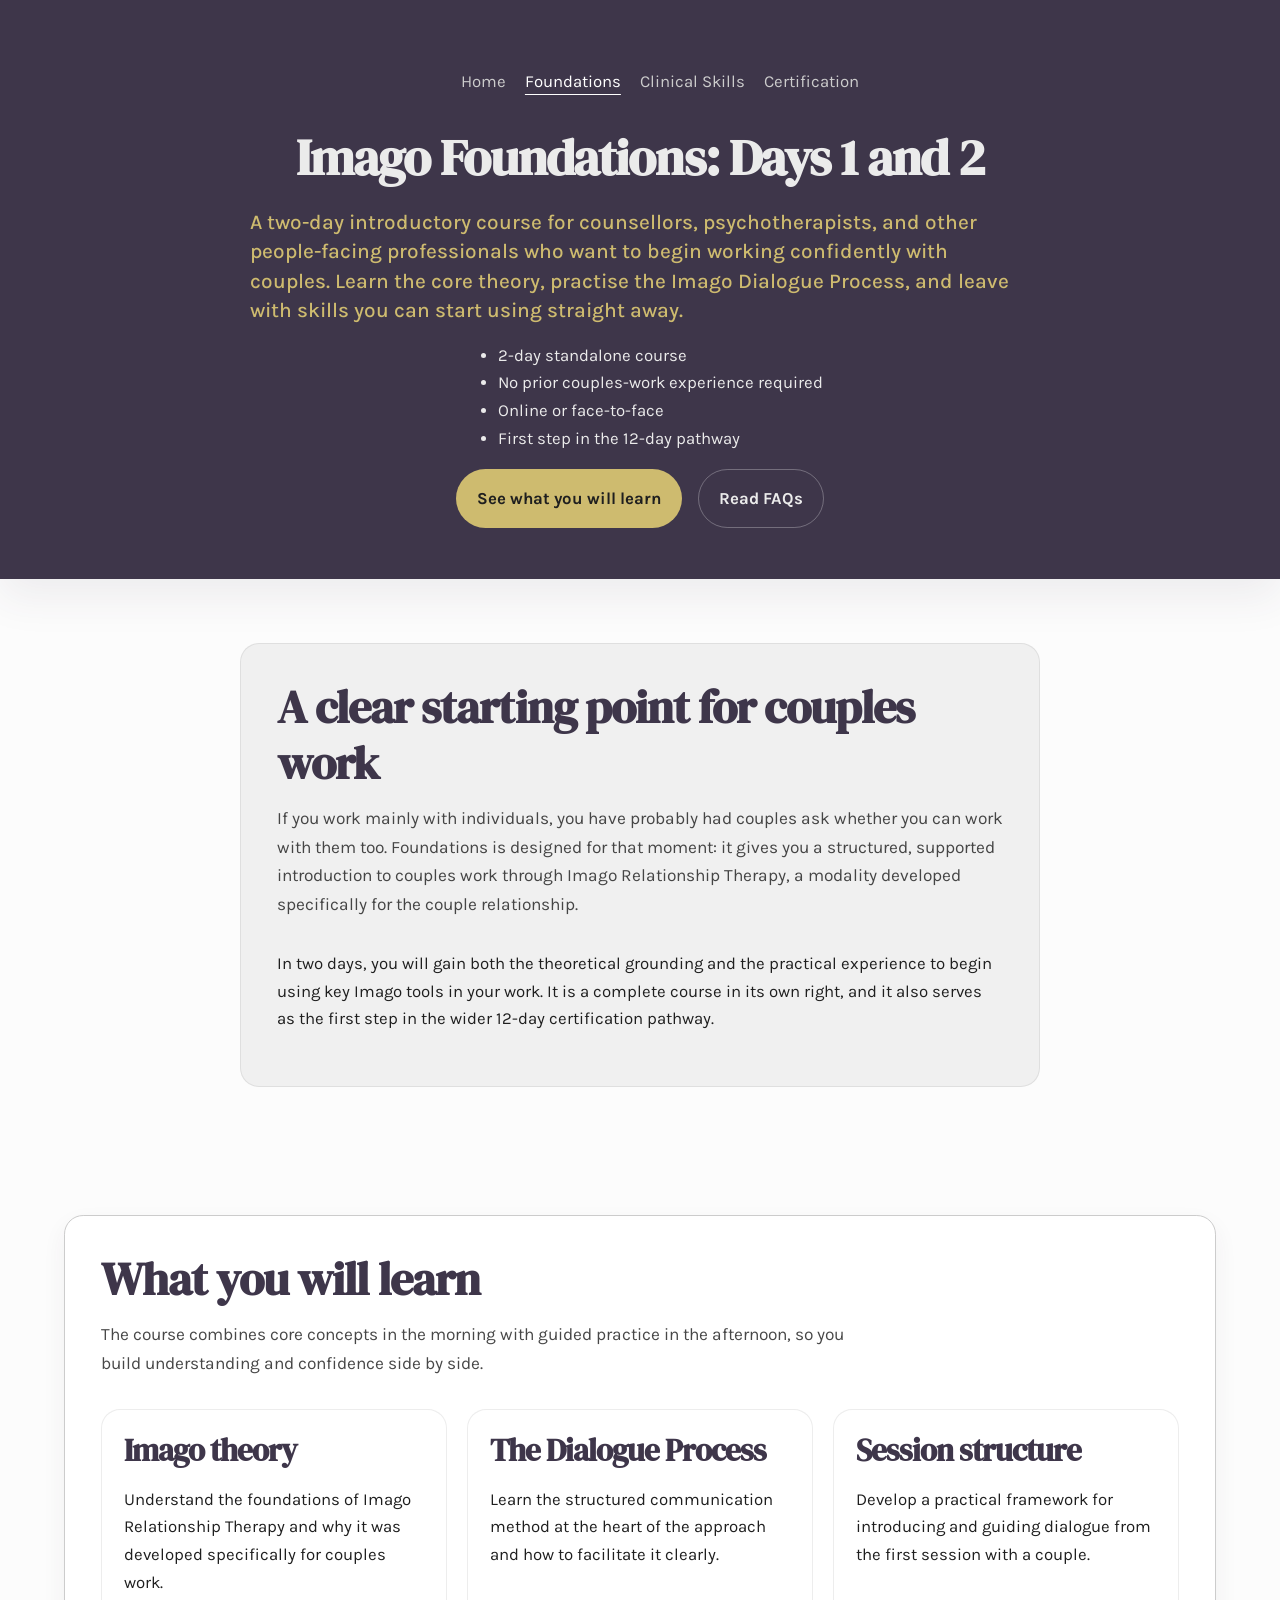
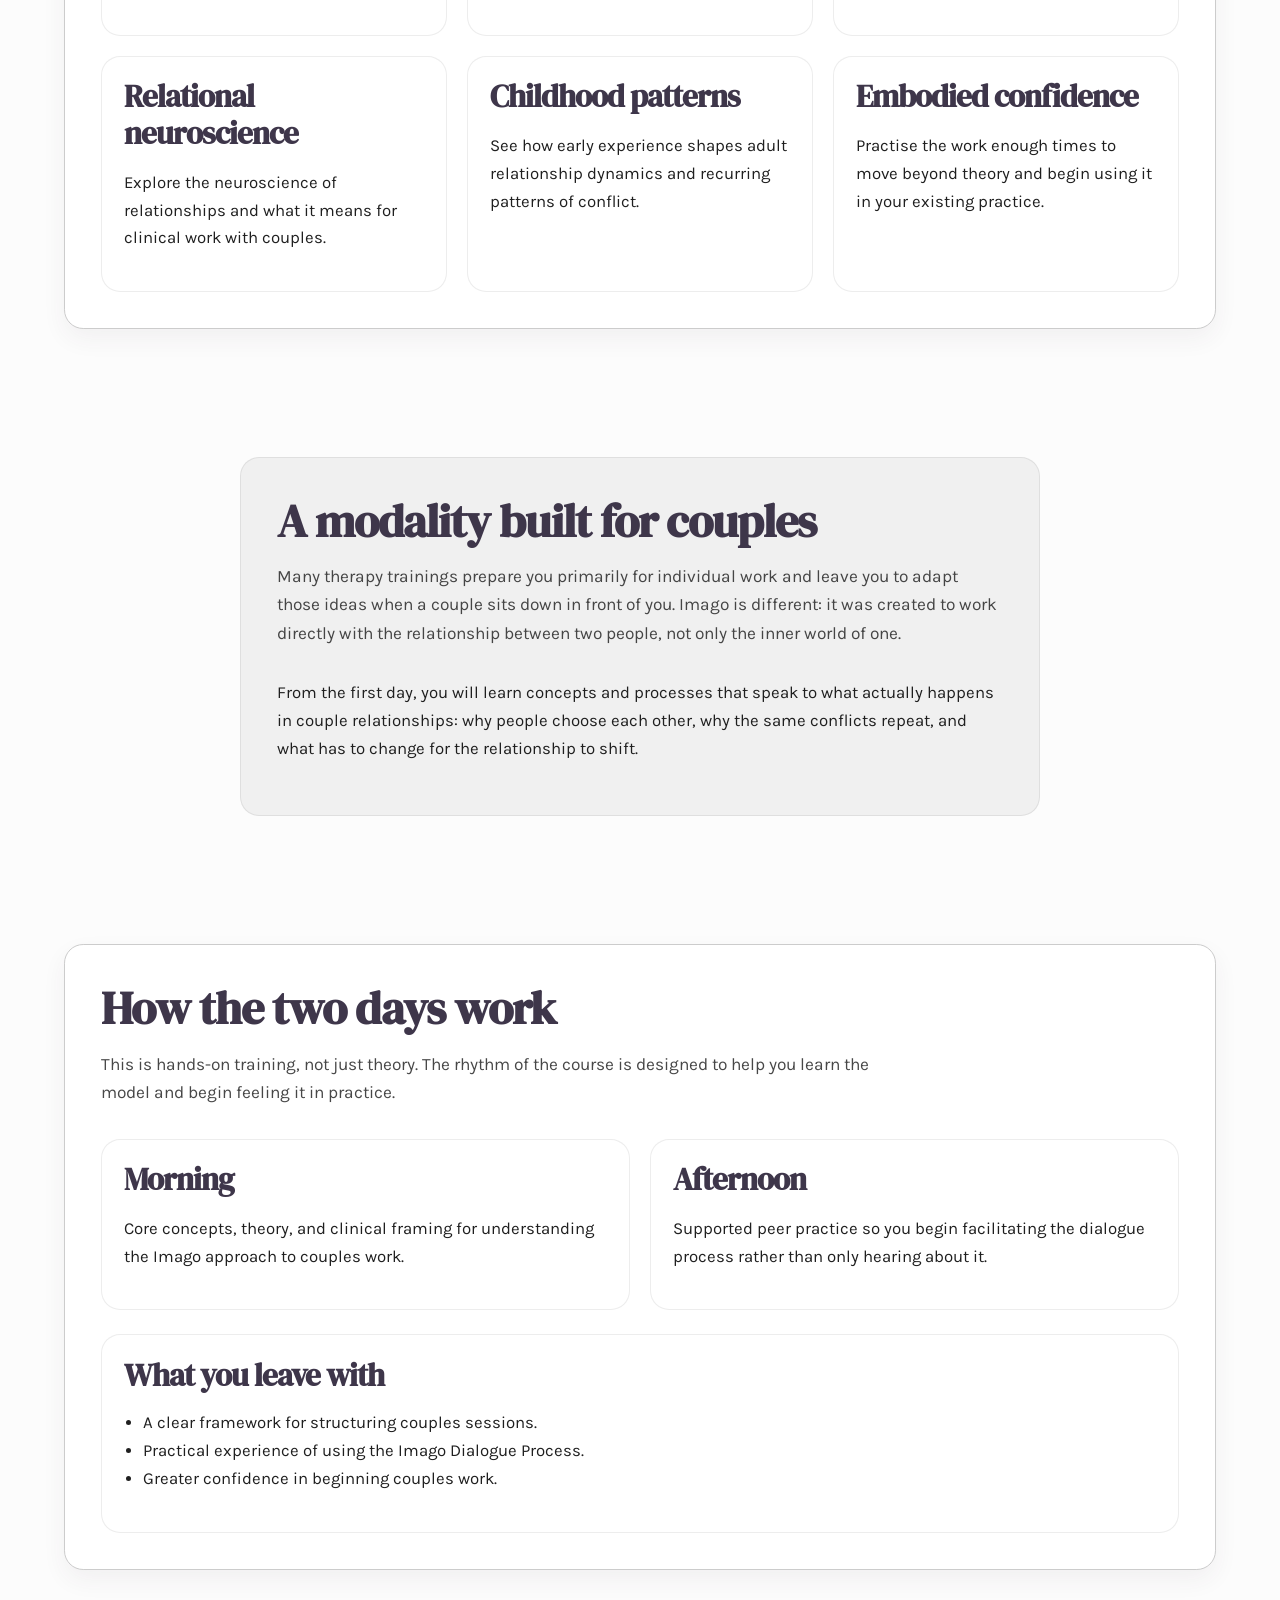
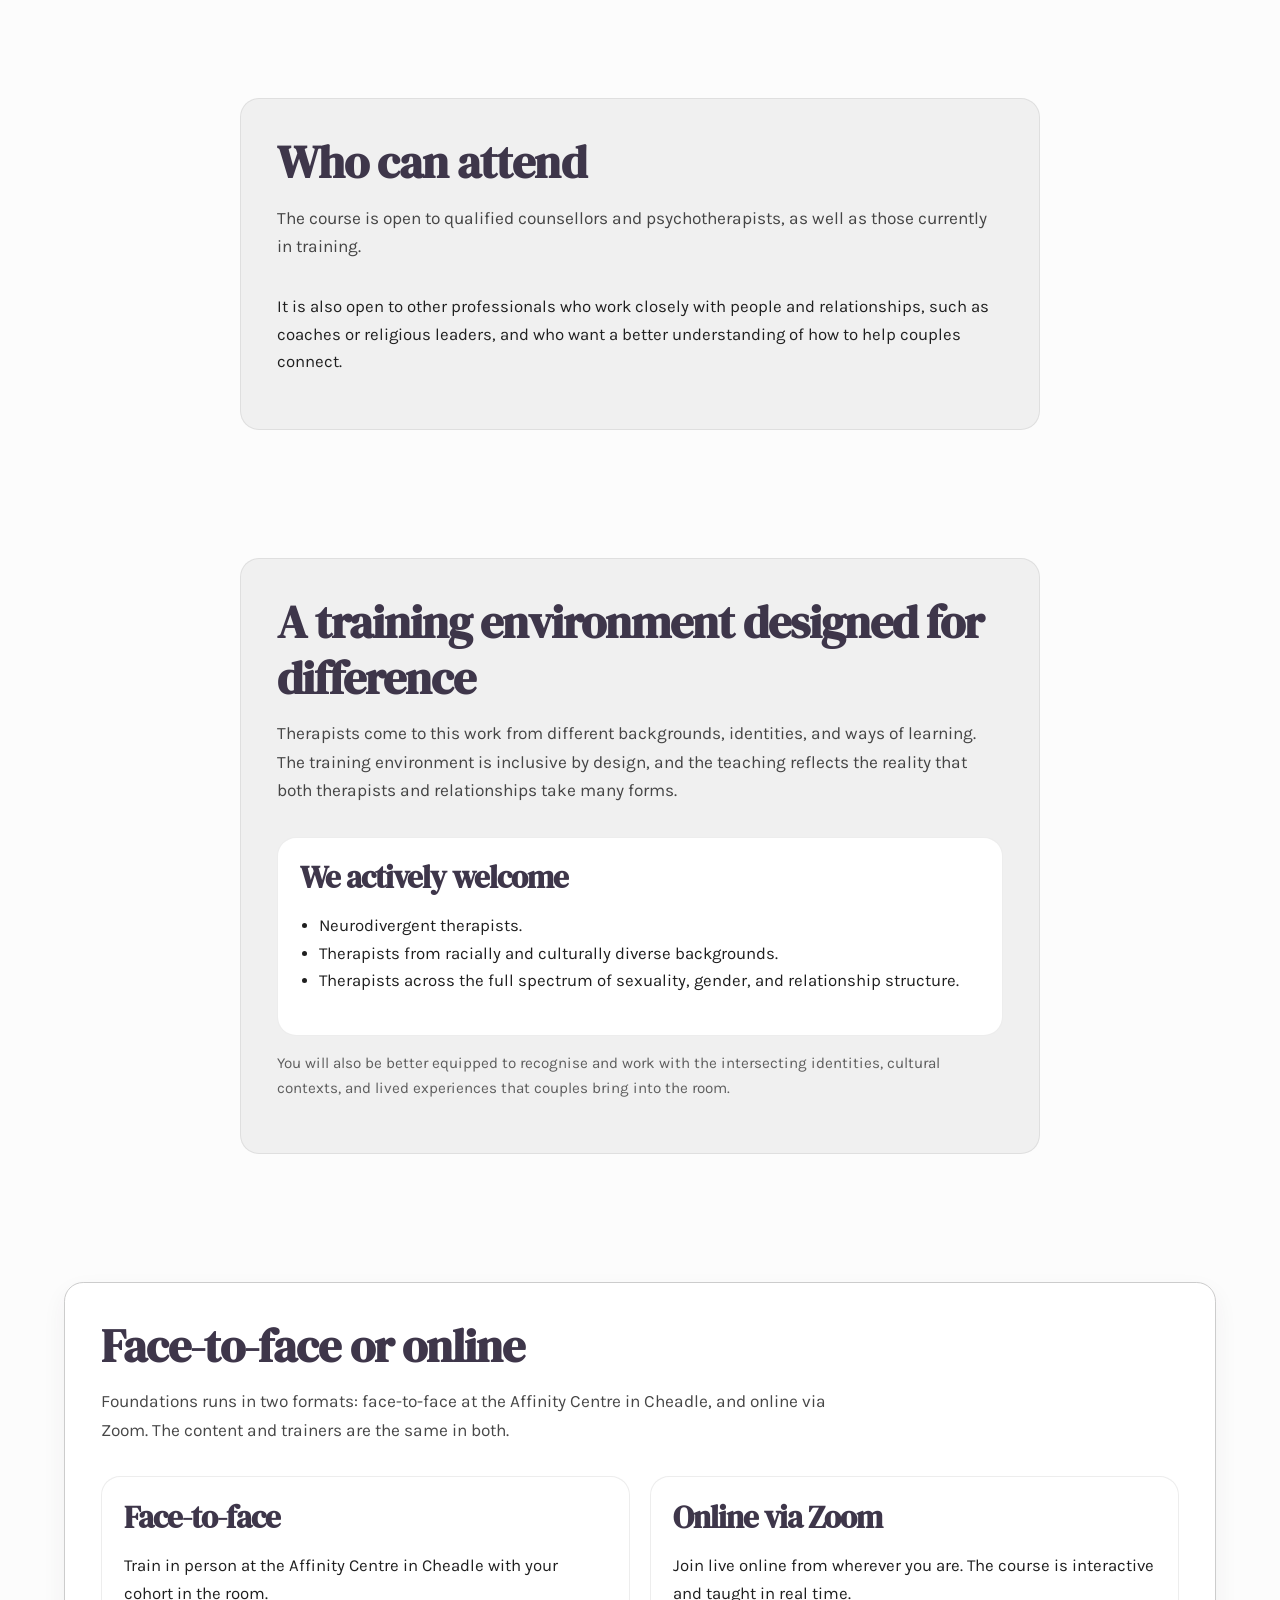
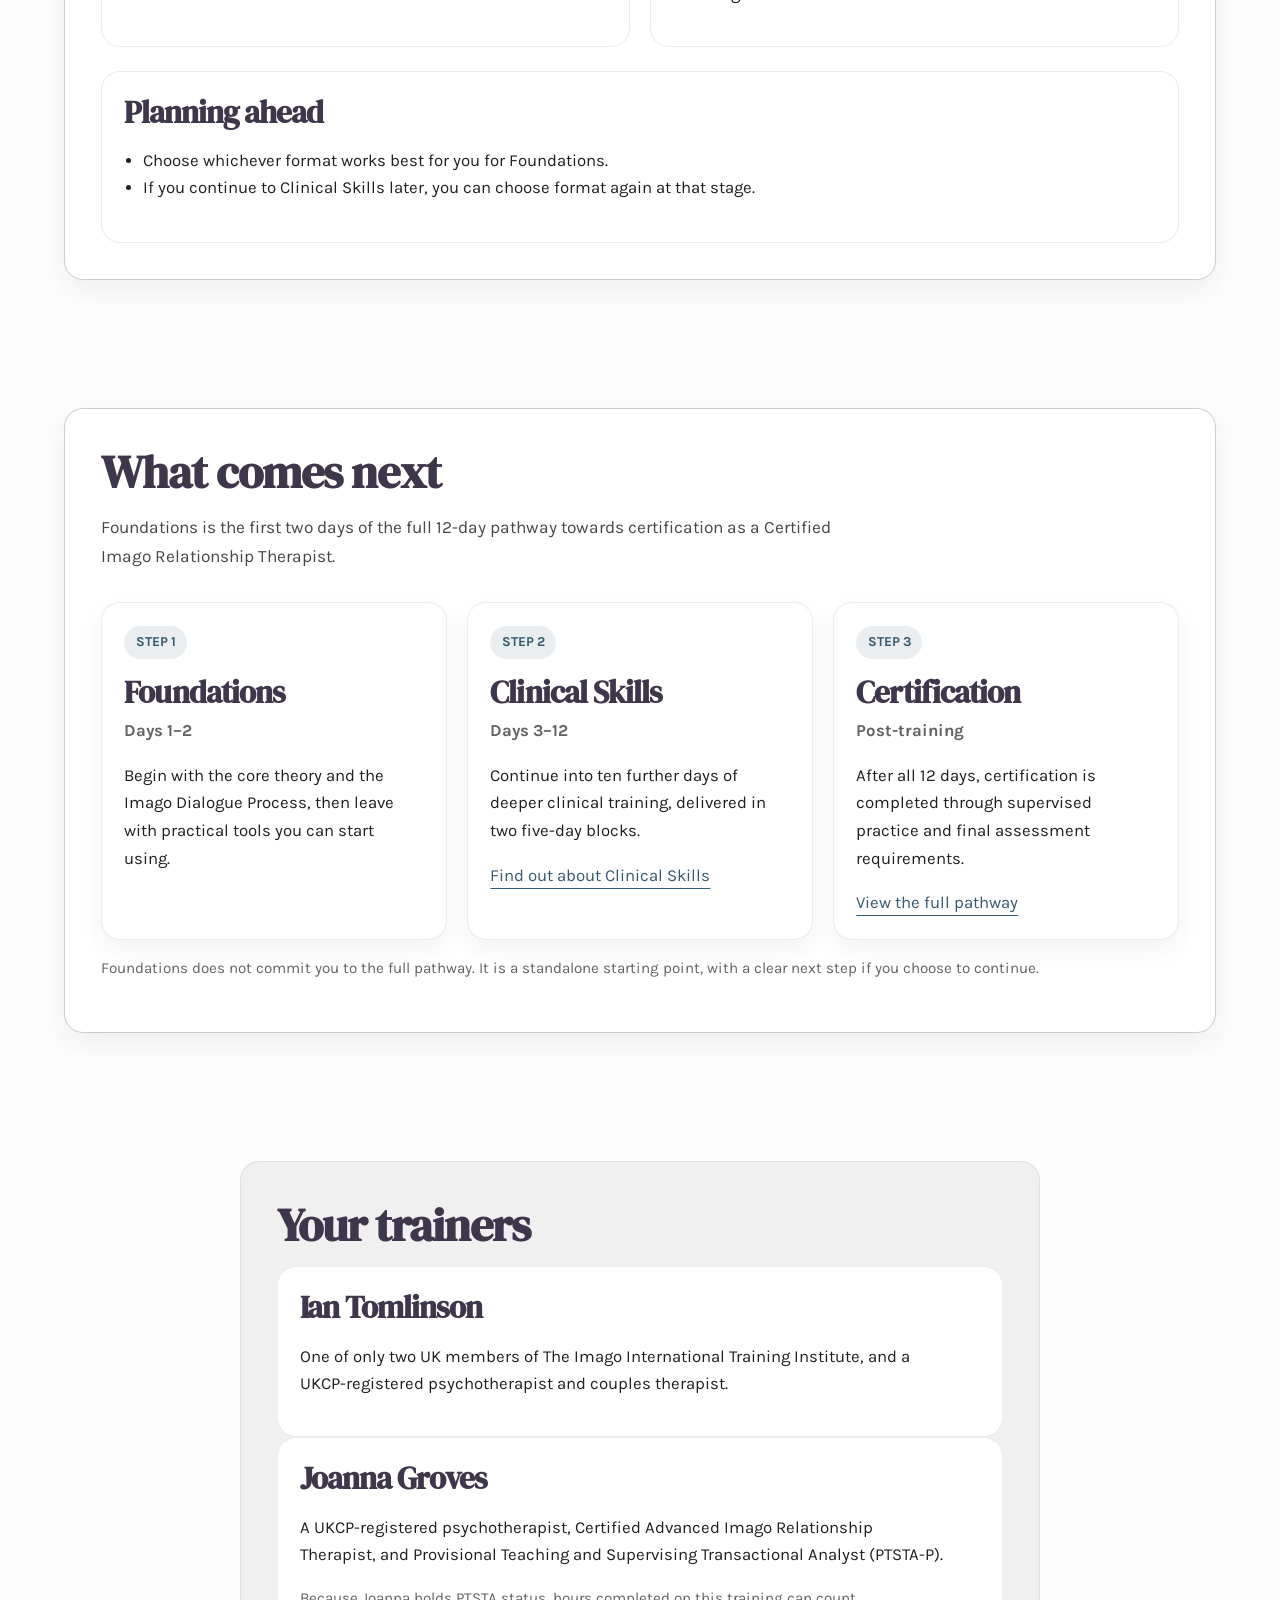
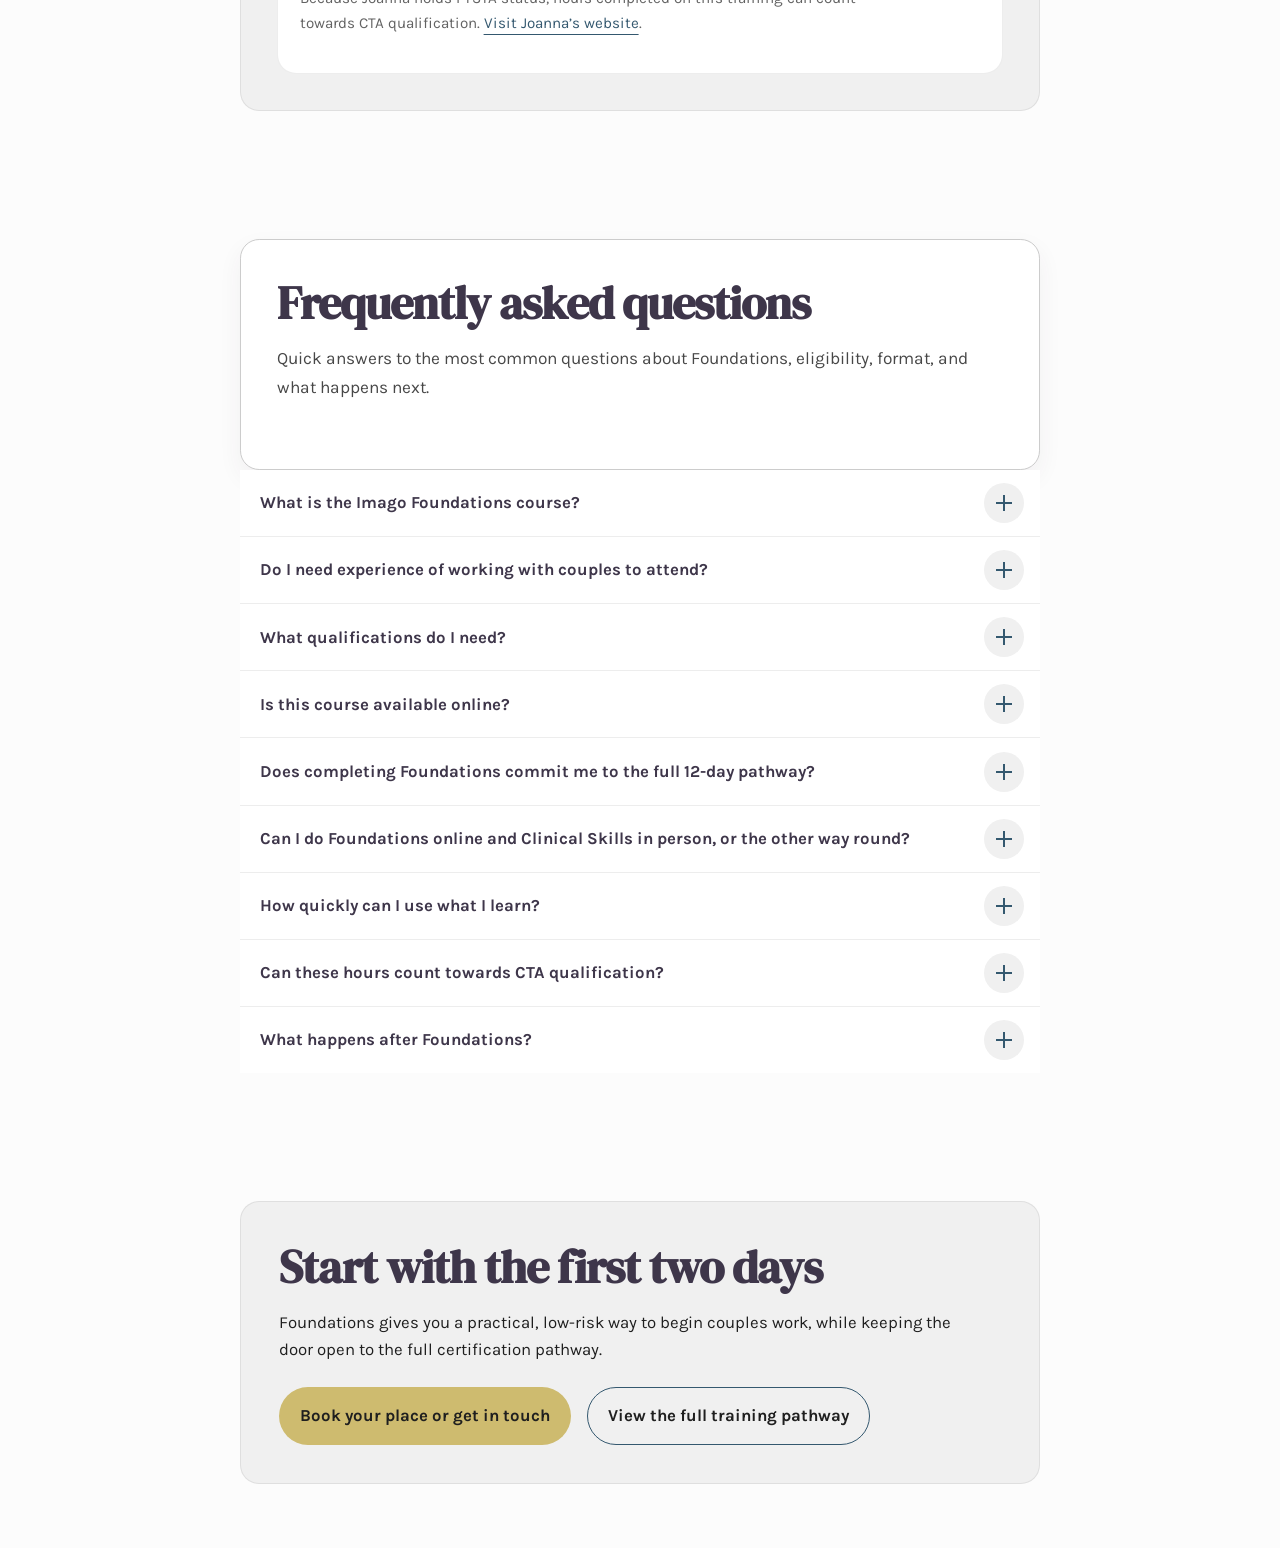
<file: foundations/index.html>
<!DOCTYPE html>
<html lang="en">
<head>
  <meta charset="utf-8">
  <meta name="viewport" content="width=device-width, initial-scale=1">
<link rel="stylesheet" href="../public/css/style.css">
  <title>Imago Foundations | Affinity Centre</title>
  <meta name="description" content="A two-day introductory Imago Relationship Therapy course for counsellors and psychotherapists who want to begin working confidently with couples.">
  <link rel="preconnect" href="https://fonts.googleapis.com">
  <link rel="preconnect" href="https://fonts.gstatic.com">
  <link href="https://fonts.googleapis.com/css2?family=DM+Serif+Display:ital@0;1&amp;family=Karla:wght@400;500;600;700&amp;display=swap" rel="stylesheet">

</head>
<body>

  <main id="main">
    <div class="container">
      <section class="hero">
       <nav class="eyebrow" aria-label="Navigation for Imago Relationship Therapy training">
        <ul>
          <li><a href="../">Home</a></li>
          <li><a href="../foundations/" aria-current="page">Foundations </a></li>
          <li><a href="../clinical-skills">Clinical Skills</a></li>
          <li><a href="../certification/">Certification</a></li>
        </ul>
       </nav>
        <h1>Imago Foundations: Days 1 and 2</h1>
        <p class="lede">
          A two-day introductory course for counsellors, psychotherapists, and other people-facing professionals who want to begin working confidently with couples.
          Learn the core theory, practise the Imago Dialogue Process, and leave with skills you can start using straight away.
        </p>

        <ul>
          <li>2-day standalone course</li>
          <li>No prior couples-work experience required</li>
          <li>Online or face-to-face</li>
          <li>First step in the 12-day pathway</li>
        </ul>
        <div class="hero-actions">
          <a class="button button-primary" href="#what-you-learn">See what you will learn</a>
          <a class="button button-secondary" href="#faq">Read FAQs</a>
        </div>
      </section>
    <section class="section" id="intro">
      <div class="container--narrow">
        <div class="panel--soft">
          <h2>A clear starting point for couples work</h2>
          <p class="section-intro">
            If you work mainly with individuals, you have probably had couples ask whether you can work with them too. Foundations is designed for that moment: it gives you a structured, supported introduction to couples work through Imago Relationship Therapy, a modality developed specifically for the couple relationship.
          </p>
          <p>
            In two days, you will gain both the theoretical grounding and the practical experience to begin using key Imago tools in your work. It is a complete course in its own right, and it also serves as the first step in the wider 12-day certification pathway.
          </p>
        </div>
         </div>
    </section>
     </div>

    <section class="section" id="what-you-learn">
      <div class="container">
        <div class="panel">
          <h2>What you will learn</h2>
          <p class="section-intro">
            The course combines core concepts in the morning with guided practice in the afternoon, so you build understanding and confidence side by side.
          </p>

          <div class="feature-list">
            <article>
              <h3>Imago theory</h3>
              <p>Understand the foundations of Imago Relationship Therapy and why it was developed specifically for couples work.</p>
            </article>

            <article>
              <h3>The Dialogue Process</h3>
              <p>Learn the structured communication method at the heart of the approach and how to facilitate it clearly.</p>
            </article>

            <article>
              <h3>Session structure</h3>
              <p>Develop a practical framework for introducing and guiding dialogue from the first session with a couple.</p>
            </article>

            <article>
              <h3>Relational neuroscience</h3>
              <p>Explore the neuroscience of relationships and what it means for clinical work with couples.</p>
            </article>

            <article>
              <h3>Childhood patterns</h3>
              <p>See how early experience shapes adult relationship dynamics and recurring patterns of conflict.</p>
            </article>

            <article>
              <h3>Embodied confidence</h3>
              <p>Practise the work enough times to move beyond theory and begin using it in your existing practice.</p>
            </article>
          </div>
        </div>
      </div>
    </section>

    <section class="section" id="why-imago">
      <div class="container--narrow">
        <div class="panel--soft">
          <h2>A modality built for couples</h2>
          <p class="section-intro">
            Many therapy trainings prepare you primarily for individual work and leave you to adapt those ideas when a couple sits down in front of you. Imago is different: it was created to work directly with the relationship between two people, not only the inner world of one.
          </p>
          <p>
            From the first day, you will learn concepts and processes that speak to what actually happens in couple relationships: why people choose each other, why the same conflicts repeat, and what has to change for the relationship to shift.
          </p>
        </div>
      </div>
    </section>

    <section class="section" id="how-it-works">
      <div class="container">
        <div class="panel">
          <h2>How the two days work</h2>
          <p class="section-intro">
            This is hands-on training, not just theory. The rhythm of the course is designed to help you learn the model and begin feeling it in practice.
          </p>

          <div class="format-grid">
            <article class="info-card">
              <h3>Morning</h3>
              <p>Core concepts, theory, and clinical framing for understanding the Imago approach to couples work.</p>
            </article>

            <article class="info-card">
              <h3>Afternoon</h3>
              <p>Supported peer practice so you begin facilitating the dialogue process rather than only hearing about it.</p>
            </article>
          </div>

          <article class="rules-card">
            <h3>What you leave with</h3>
            <ul>
              <li>A clear framework for structuring couples sessions.</li>
              <li>Practical experience of using the Imago Dialogue Process.</li>
              <li>Greater confidence in beginning couples work.</li>
            </ul>
          </article>
        </div>
      </div>
    </section>

    <section class="section" id="who-can-attend">
      <div class="container--narrow">
        <div class="panel--soft">
          <h2>Who can attend</h2>
          <p class="section-intro">
            The course is open to qualified counsellors and psychotherapists, as well as those currently in training.
          </p>
          <p>
            It is also open to other professionals who work closely with people and relationships, such as coaches or religious leaders, and who want a better understanding of how to help couples connect.
          </p>
        </div>
      </div>
    </section>

    <section class="section" id="inclusion">
      <div class="container--narrow">
        <div class="panel--soft">
          <h2>A training environment designed for difference</h2>
          <p class="section-intro">
            Therapists come to this work from different backgrounds, identities, and ways of learning. The training environment is inclusive by design, and the teaching reflects the reality that both therapists and relationships take many forms.
          </p>

          <div class="rules-card">
            <h3>We actively welcome</h3>
            <ul>
              <li>Neurodivergent therapists.</li>
              <li>Therapists from racially and culturally diverse backgrounds.</li>
              <li>Therapists across the full spectrum of sexuality, gender, and relationship structure.</li>
            </ul>
          </div>

          <p class="small-note">
            You will also be better equipped to recognise and work with the intersecting identities, cultural contexts, and lived experiences that couples bring into the room.
          </p>
        </div>
      </div>
    </section>

    <section class="section" id="formats">
      <div class="container">
        <div class="panel">
          <h2>Face-to-face or online</h2>
          <p class="section-intro">
            Foundations runs in two formats: face-to-face at the Affinity Centre in Cheadle, and online via Zoom. The content and trainers are the same in both.
          </p>

          <div class="format-grid">
            <article class="info-card">
              <h3>Face-to-face</h3>
              <p>Train in person at the Affinity Centre in Cheadle with your cohort in the room.</p>
            </article>

            <article class="info-card">
              <h3>Online via Zoom</h3>
              <p>Join live online from wherever you are. The course is interactive and taught in real time.</p>
            </article>
          </div>

          <article class="rules-card">
            <h3>Planning ahead</h3>
            <ul>
              <li>Choose whichever format works best for you for Foundations.</li>
              <li>If you continue to Clinical Skills later, you can choose format again at that stage.</li>
            </ul>
          </article>
        </div>
      </div>
    </section>

    <section class="section" id="what-comes-next">
      <div class="container">
        <div class="panel">
          <h2>What comes next</h2>
          <p class="section-intro">
            Foundations is the first two days of the full 12-day pathway towards certification as a Certified Imago Relationship Therapist.
          </p>

          <div class="pathway-grid">
            <article class="stage-card">
              <p class="stage-label">Step 1</p>
              <h3>Foundations</h3>
              <p class="stage-meta">Days 1–2</p>
              <p>
                Begin with the core theory and the Imago Dialogue Process, then leave with practical tools you can start using.
              </p>
            </article>

            <article class="stage-card">
              <p class="stage-label">Step 2</p>
              <h3>Clinical Skills</h3>
              <p class="stage-meta">Days 3–12</p>
              <p>
                Continue into ten further days of deeper clinical training, delivered in two five-day blocks.
              </p>
              <a href="../clinical-skills/">Find out about Clinical Skills</a>
            </article>

            <article class="stage-card">
              <p class="stage-label">Step 3</p>
              <h3>Certification</h3>
              <p class="stage-meta">Post-training</p>
              <p>
                After all 12 days, certification is completed through supervised practice and final assessment requirements.
              </p>
              <a href="../">View the full pathway</a>
            </article>
          </div>

          <p class="small-note">
            Foundations does not commit you to the full pathway. It is a standalone starting point, with a clear next step if you choose to continue.
          </p>
        </div>
      </div>
    </section>

    <section class="section" id="trainers">
      <div class="container--narrow">
        <div class="panel--soft">
          <h2>Your trainers</h2>

          <article class="trainer">
            <h3>Ian Tomlinson</h3>
            <p>
              One of only two UK members of The Imago International Training Institute, and a UKCP-registered psychotherapist and couples therapist.
            </p>
          </article>

          <article class="trainer">
            <h3>Joanna Groves</h3>
            <p>
              A UKCP-registered psychotherapist, Certified Advanced Imago Relationship Therapist, and Provisional Teaching and Supervising Transactional Analyst (PTSTA-P).
            </p>
            <p class="small-note">
              Because Joanna holds PTSTA status, hours completed on this training can count towards CTA qualification.
              <a href="https://joannagroves.co.uk/" target="_blank" rel="noopener noreferrer">Visit Joanna’s website</a>.
            </p>
          </article>
        </div>
      </div>
    </section>

    <section class="section" id="faq">
      <div class="container--narrow">
        <div class="faq-wrap">
          <div class="panel">
            <h2>Frequently asked questions</h2>
            <p class="section-intro">
              Quick answers to the most common questions about Foundations, eligibility, format, and what happens next.
            </p>
          </div>

          <div class="faq-list">
            <details name="foundations-faq">
              <summary>What is the Imago Foundations course?</summary>
              <div class="faq-panel">
                <p>
                  It is a two-day introductory training in Imago Relationship Therapy. You learn the core theory, practise the Imago Dialogue Process, and leave with practical tools you can begin using with couples.
                </p>
              </div>
            </details>

            <details name="foundations-faq">
              <summary>Do I need experience of working with couples to attend?</summary>
              <div class="faq-panel">
                <p>
                  No. The course is designed for therapists who mainly work with individuals and want a supported entry point into couples work.
                </p>
              </div>
            </details>

            <details name="foundations-faq">
              <summary>What qualifications do I need?</summary>
              <div class="faq-panel">
                <p>
                  You can be a qualified counsellor or psychotherapist, or currently in training. The course is also open to other people-facing professionals, including coaches and religious leaders.
                </p>
              </div>
            </details>

            <details name="foundations-faq">
              <summary>Is this course available online?</summary>
              <div class="faq-panel">
                <p>
                  Yes. Foundations is offered face-to-face in Cheadle and live online via Zoom, with the same content and trainers in both formats.
                </p>
              </div>
            </details>

            <details name="foundations-faq">
              <summary>Does completing Foundations commit me to the full 12-day pathway?</summary>
              <div class="faq-panel">
                <p>
                  No. Foundations is a standalone two-day course. It is also the first step in the wider pathway if you later decide to continue.
                </p>
              </div>
            </details>

            <details name="foundations-faq">
              <summary>Can I do Foundations online and Clinical Skills in person, or the other way round?</summary>
              <div class="faq-panel">
                <p>
                  Yes. You can choose the format that suits you for Foundations and then make a fresh decision about format when booking Clinical Skills.
                </p>
              </div>
            </details>

            <details name="foundations-faq">
              <summary>How quickly can I use what I learn?</summary>
              <div class="faq-panel">
                <p>
                  Straight away. Because the course is built around practice as well as theory, you finish the two days with a framework and rehearsal experience you can start applying in practice.
                </p>
              </div>
            </details>

            <details name="foundations-faq">
              <summary>Can these hours count towards CTA qualification?</summary>
              <div class="faq-panel">
                <p>
                  Yes. Because Joanna Groves holds PTSTA status, hours completed on this training can count towards your CTA qualification.
                </p>
              </div>
            </details>

            <details name="foundations-faq">
              <summary>What happens after Foundations?</summary>
              <div class="faq-panel">
                <p>
                  You can continue into Imago Clinical Skills, a ten-day course delivered in two five-day blocks. Completing the full 12-day training and post-course requirements leads towards certification.
                </p>
              </div>
            </details>
          </div>
        </div>
      </div>
    </section>

    <section class="section" id="contact">
      <div class="container--narrow">
        <div class="cta-panel">
          <h2>Start with the first two days</h2>
          <p>
            Foundations gives you a practical, low-risk way to begin couples work, while keeping the door open to the full certification pathway.
          </p>
          <div class="hero-actions">
            <a class="button button-primary" href="/contact-us/">Book your place or get in touch</a>
            <a class="button button-secondary2" href="../">View the full training pathway</a>
          </div>
        </div>
      </div>
    </section>
  </main>

</body>
</html>
</file>
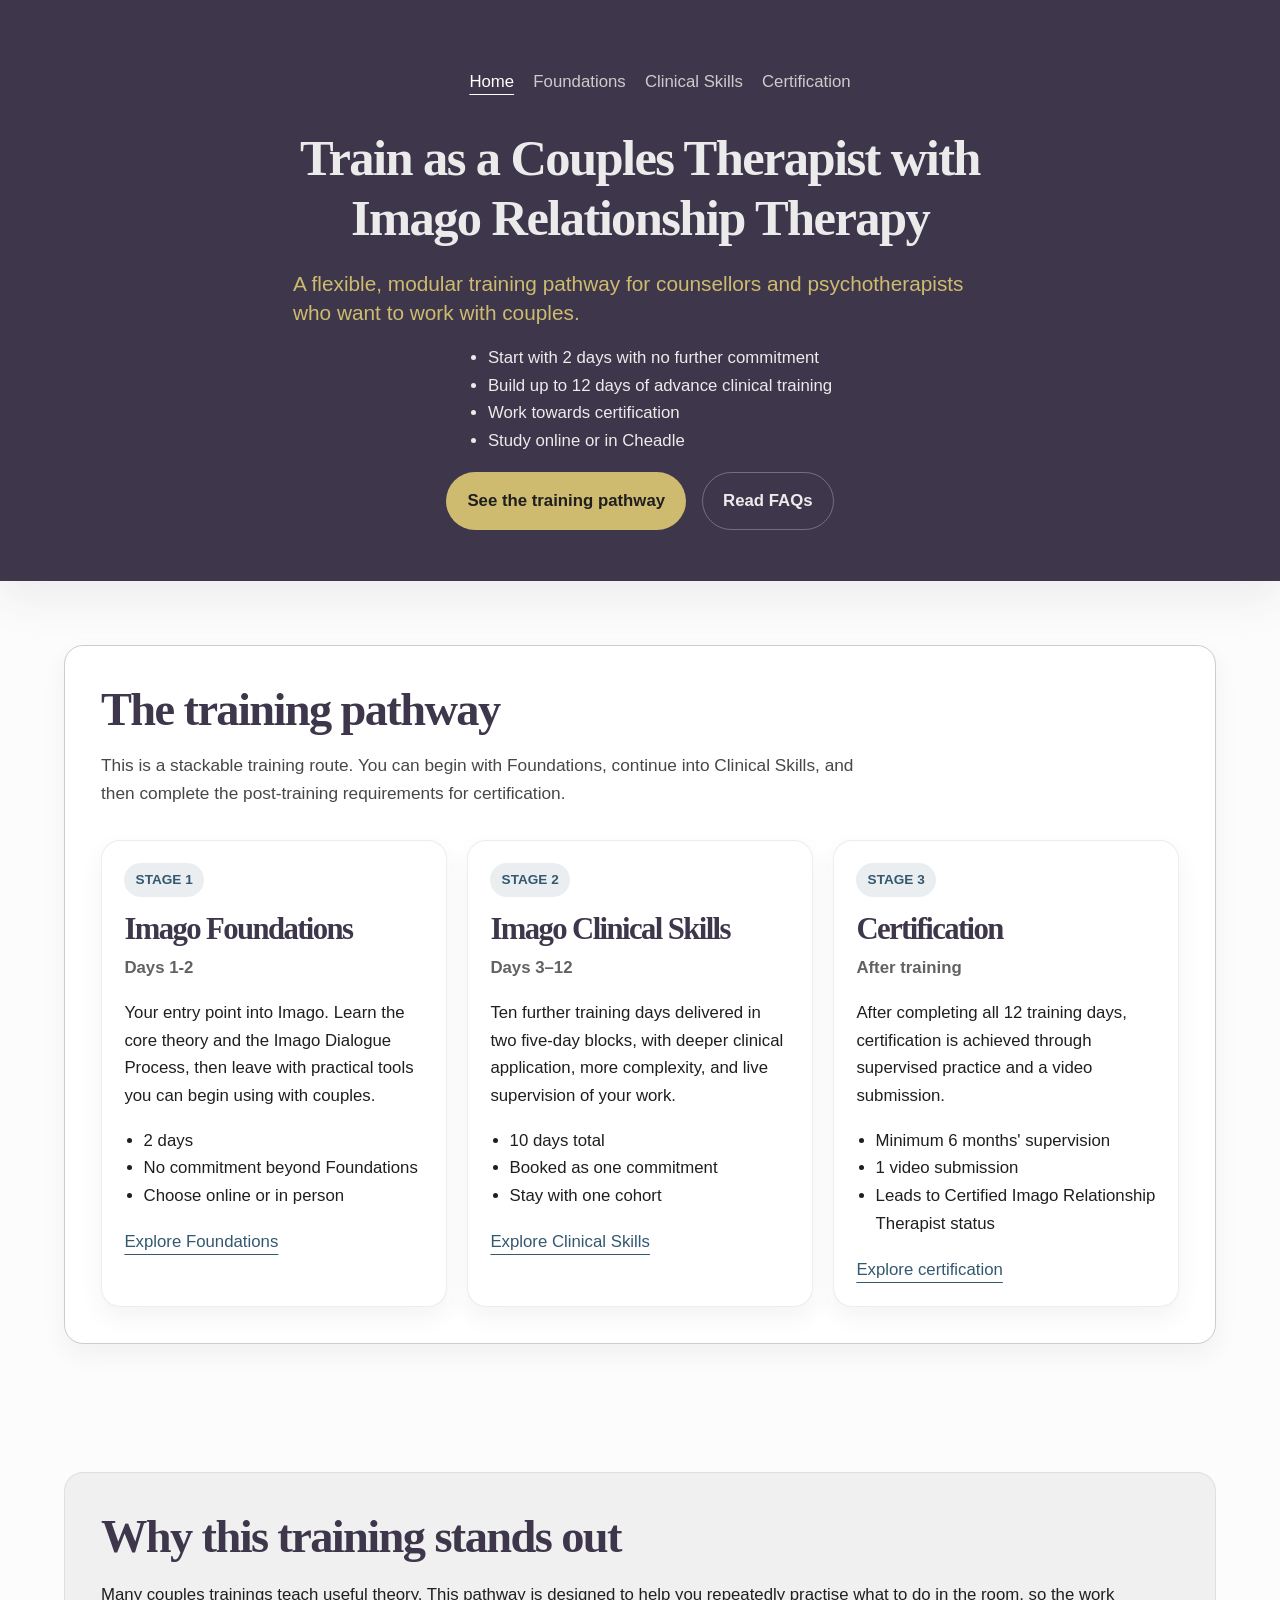
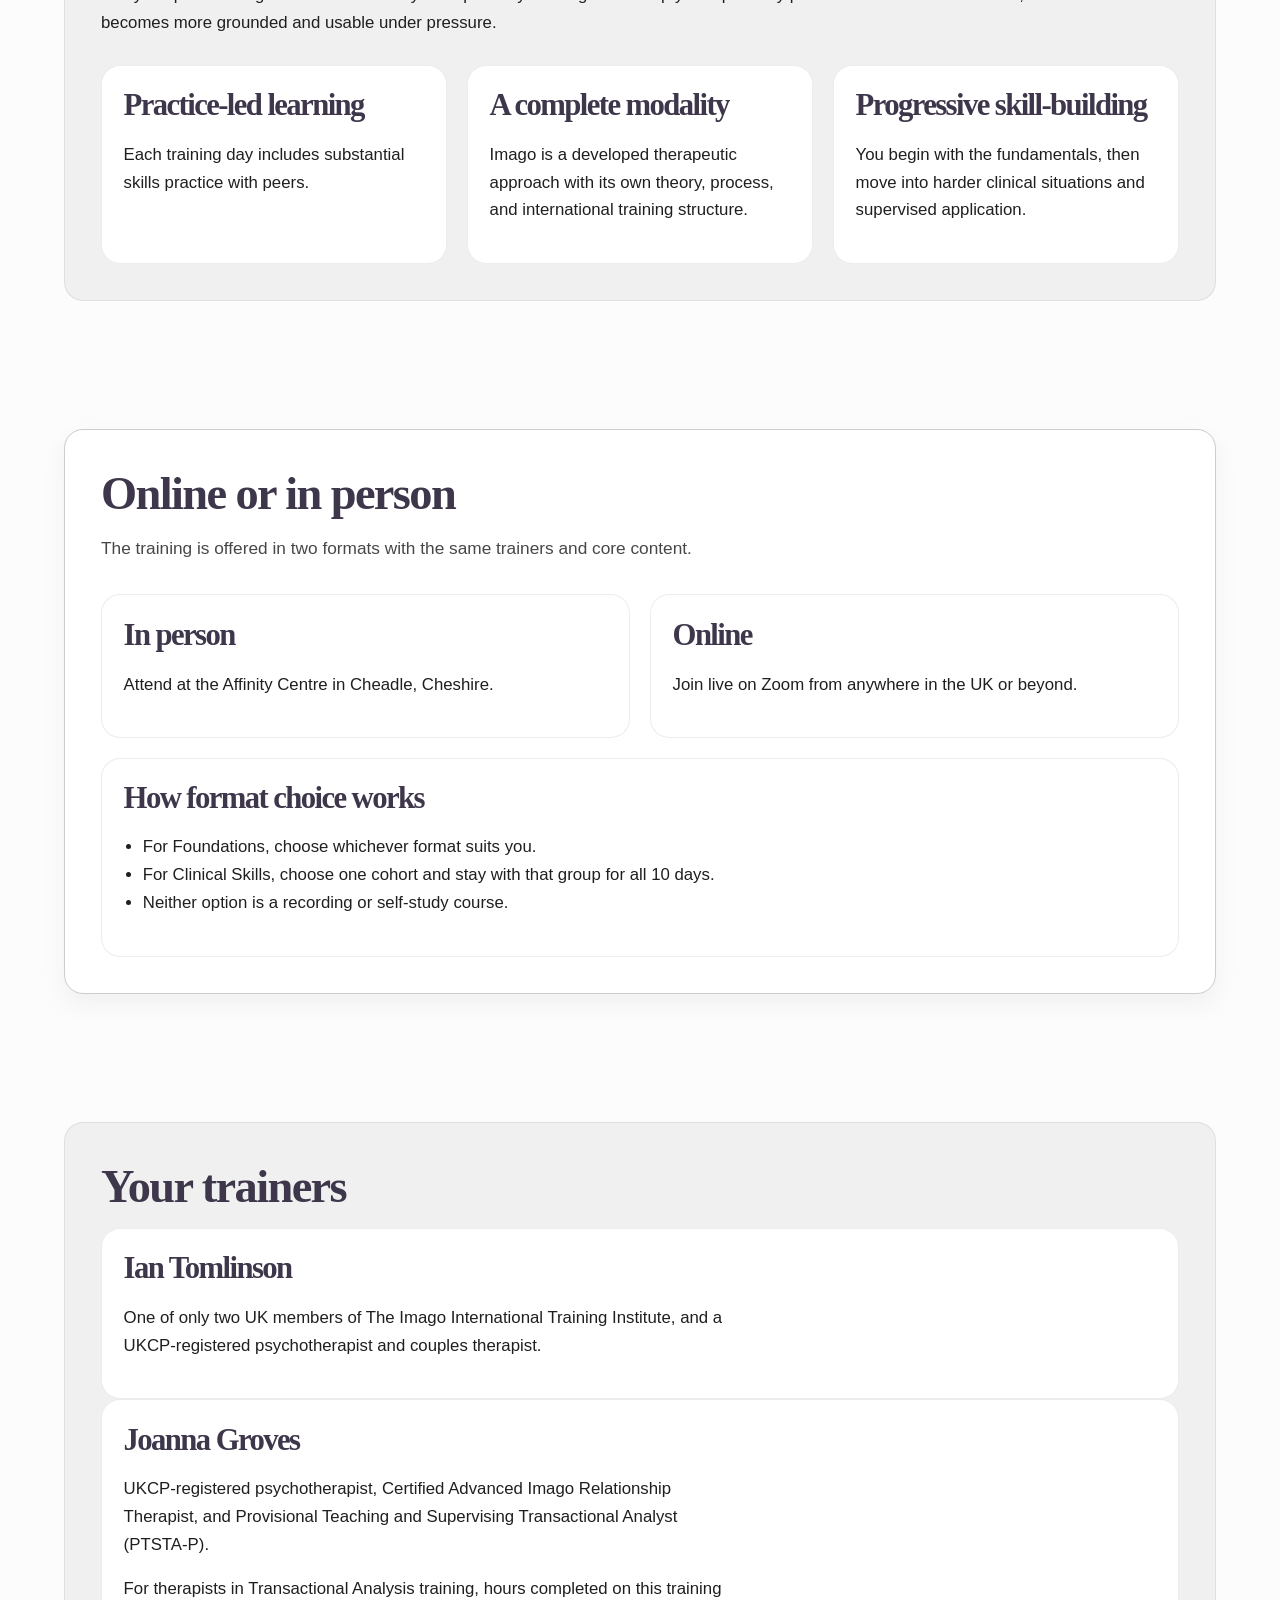
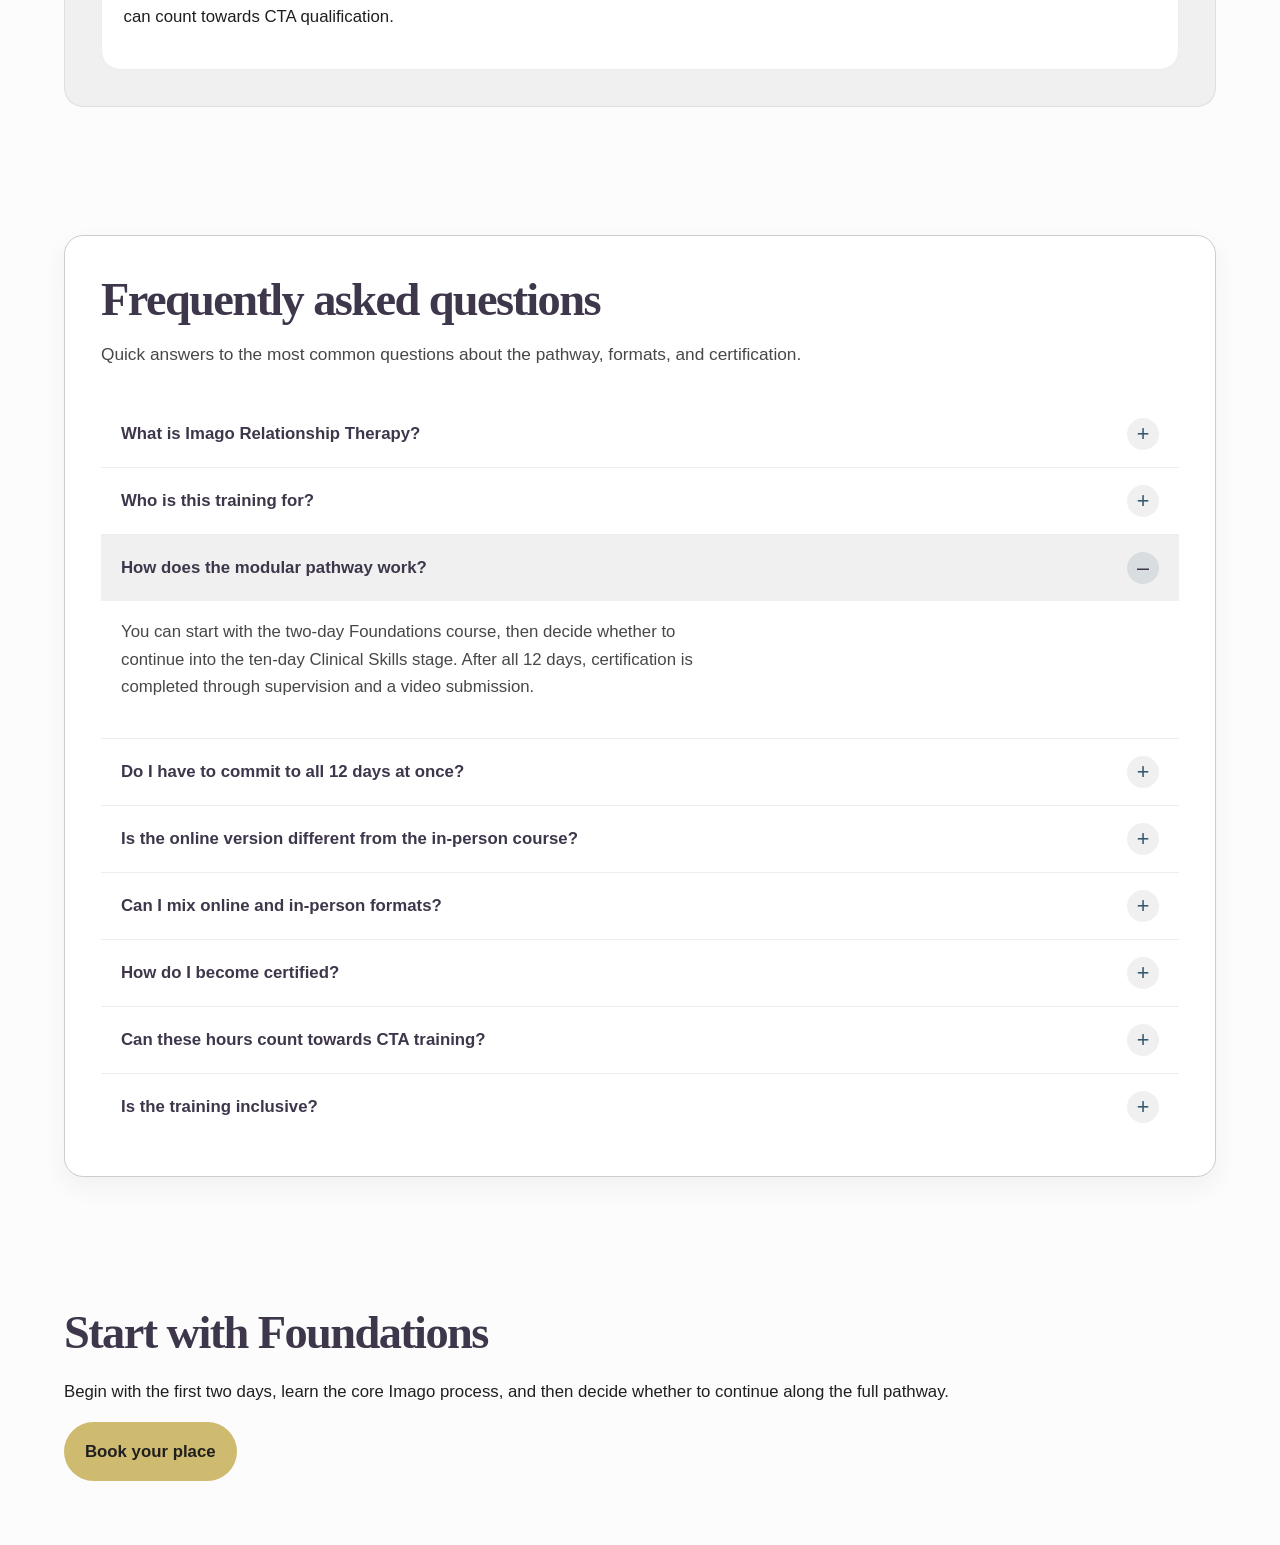
<file: imago-for-therapists/index.html>
<!DOCTYPE html>
<html lang="en">
<head>
  <meta charset="utf-8" />
  <meta name="viewport" content="width=device-width, initial-scale=1" />
  <title>Train as a Couples Therapist with Imago Relationship Therapy</title>
  <link rel="stylesheet" href="public/css/style.css">
  <meta
    name="description"
    content="A modular 12-day Imago Relationship Therapy training pathway for counsellors and psychotherapists, available online or in person."
  />
</head>
<body> 
  <main id="main">    
     <section class="hero">   
      <nav class="eyebrow" aria-label="Navigation for Imago Relationship Therapy training">
        <ul>          
          <li><a href="/" aria-current="page">Home</a></li>
          <li><a href="imago-for-therapists/foundations/">Foundations </a></li>
          <li><a href="/clinical-skills">Clinical Skills</a></li>
          <li><a href="/certification/">Certification</a></li>
        </ul>
       </nav> 

      <h1>Train as a Couples Therapist with Imago Relationship Therapy</h1>
      <p class="lede">
        A flexible, modular training pathway for counsellors and psychotherapists who want to work with couples.
      </p>    

      <ul>
        <li>Start with 2 days with no further commitment</li>
        <li>Build up to 12 days of advance clinical training</li>
        <li>Work towards certification</li>
        <li>Study online or in Cheadle</li>
      </ul>

      <div class="hero-actions">
        <a href="#pathway" class="button button-primary">See the training pathway</a>
        <a href="#faq" class="button button-secondary">Read FAQs</a>      
    </div>
  </section>
  
    <section id="pathway" class="section">
      <div class="container">
         <div class="panel">
        <h2>The training pathway</h2>
        <p class="section-intro">
          This is a stackable training route. You can begin with Foundations, continue into Clinical Skills, and then complete the post-training requirements for certification.
        </p>

        <div class="pathway-grid">
          <article class="stage-card">
            <p class="stage-label">Stage 1</p>
            <h3>Imago Foundations</h3>
            <p class="stage-meta">Days 1-2</p>
            <p>
              Your entry point into Imago. Learn the core theory and the Imago Dialogue Process, then leave with practical tools you can begin using with couples.
            </p>
            <ul>
              <li>2 days</li>
              <li>No commitment beyond Foundations</li>
              <li>Choose online or in person</li>
            </ul>
            <a href="/foundations/">Explore Foundations</a>
          </article>

          <article class="stage-card">
            <p class="stage-label">Stage 2</p>
            <h3>Imago Clinical Skills</h3>
            <p class="stage-meta">Days 3–12</p>
            <p>
              Ten further training days delivered in two five-day blocks, with deeper clinical application, more complexity, and live supervision of your work.
            </p>
            <ul>
              <li>10 days total</li>
              <li>Booked as one commitment</li>
              <li>Stay with one cohort</li>
            </ul>
            <a href="/clinical-skills/">Explore Clinical Skills</a>
          </article>

          <article class="stage-card">
            <p class="stage-label">Stage 3</p>
            <h3>Certification</h3>
            <p class="stage-meta">After training</p>
            <p>
              After completing all 12 training days, certification is achieved through supervised practice and a video submission.
            </p>
            <ul>
              <li>Minimum 6 months' supervision</li>
              <li>1 video submission</li>
              <li>Leads to Certified Imago Relationship Therapist status</li>
            </ul>
            <a href="/certification/">Explore certification</a>
          </article>
        </div>
      </div>
       </div>
    </section>

    <section id="why-imago" class="section section-alt">
       <div class="panel--soft">
      <div class="container narrow">
        <h2>Why this training stands out</h2>
        <p>
          Many couples trainings teach useful theory. This pathway is designed to help you repeatedly practise what to do in the room, so the work becomes more grounded and usable under pressure.
        </p>

        <div class="feature-list">
          <article>
            <h3>Practice-led learning</h3>
            <p>Each training day includes substantial skills practice with peers.</p>
          </article>

          <article>
            <h3>A complete modality</h3>
            <p>Imago is a developed therapeutic approach with its own theory, process, and international training structure.</p>
          </article>

          <article>
            <h3>Progressive skill-building</h3>
            <p>You begin with the fundamentals, then move into harder clinical situations and supervised application.</p>
          </article>
        </div>
      </div>
      </div>
    </section>

    <section id="formats" class="section">
      <div class="container">
        <div class="panel">
        <h2>Online or in person</h2>
        <p class="section-intro">
          The training is offered in two formats with the same trainers and core content.
        </p>

        <div class="format-grid">
          <article class="info-card">
            <h3>In person</h3>
            <p>Attend at the Affinity Centre in Cheadle, Cheshire.</p>
          </article>

          <article class="info-card">
            <h3>Online</h3>
            <p>Join live on Zoom from anywhere in the UK or beyond.</p>
          </article>
        </div>

        <div class="rules-card">
          <h3>How format choice works</h3>
          <ul>
            <li>For Foundations, choose whichever format suits you.</li>
            <li>For Clinical Skills, choose one cohort and stay with that group for all 10 days.</li>
            <li>Neither option is a recording or self-study course.</li>
          </ul>
        </div>
        </div>
      </div>
    </section>

    <section id="trainers" class="section section-alt">
      <div class="container narrow">
         <div class="panel--soft">
        <h2>Your trainers</h2>

        <article class="trainer">
          <h3>Ian Tomlinson</h3>
          <p>
            One of only two UK members of The Imago International Training Institute, and a UKCP-registered psychotherapist and couples therapist.
          </p>
        </article>

        <article class="trainer">
          <h3>Joanna Groves</h3>
          <p>
            UKCP-registered psychotherapist, Certified Advanced Imago Relationship Therapist, and Provisional Teaching and Supervising Transactional Analyst (PTSTA-P).
          </p>
          <p>
            For therapists in Transactional Analysis training, hours completed on this training can count towards CTA qualification.
          </p>
        </article>
      </div>
      </div>
    </section>

    <section id="faq" class="section">
      <div class="container">
          <div class="panel">
        <h2>Frequently asked questions</h2>
        <p class="section-intro">
          Quick answers to the most common questions about the pathway, formats, and certification.
        </p>

         <div class="faq-list">
          <details name="training-faq">
            <summary>What is Imago Relationship Therapy?</summary>
            <div class="faq-panel">
              <p>
                Imago Relationship Therapy is a structured therapeutic approach developed specifically for working with couples. Created by Harville Hendrix and Helen LaKelly Hunt in 1980, it combines relational theory with a practical dialogue process that therapists can learn and apply directly in sessions. It is practised by thousands of therapists in nearly 50 countries.
              </p>
            </div>
          </details>

        <div class="faq-list">
          <details name="training-faq">
            <summary>Who is this training for?</summary>
            <div class="faq-panel">
              <p>
                It is designed for qualified or training counsellors and psychotherapists who want to specialise in couples work. You do not need prior couples experience to begin.
              </p>
            </div>
          </details>

          <details name="training-faq" open>
            <summary>How does the modular pathway work?</summary>
            <div class="faq-panel">
              <p>
                You can start with the two-day Foundations course, then decide whether to continue into the ten-day Clinical Skills stage. After all 12 days, certification is completed through supervision and a video submission.
              </p>
            </div>
          </details>

          <details name="training-faq">
            <summary>Do I have to commit to all 12 days at once?</summary>
            <div class="faq-panel">
              <p>
                No. You can begin with Foundations first. Clinical Skills is booked as one commitment, but that decision comes after the introductory stage.
              </p>
            </div>
          </details>

          <details name="training-faq">
            <summary>Is the online version different from the in-person course?</summary>
            <div class="faq-panel">
              <p>
                The online version is live and interactive on Zoom. It is not a recording or self-study course, and it follows the same training pathway.
              </p>
            </div>
          </details>

          <details name="training-faq">
            <summary>Can I mix online and in-person formats?</summary>
            <div class="faq-panel">
              <p>
                You can choose either format for Foundations. For Clinical Skills, you stay with one cohort for the full ten days.
              </p>
            </div>
          </details>

          <details name="training-faq">
            <summary>How do I become certified?</summary>
            <div class="faq-panel">
              <p>
                Certification follows successful completion of all 12 training days, at least six months of supervision, and one video submission.
              </p>
            </div>
          </details>

          <details name="training-faq">
            <summary>Can these hours count towards CTA training?</summary>
            <div class="faq-panel">
              <p>
                Yes. Because Joanna Groves holds PTSTA status, training hours can count towards CTA qualification.
              </p>
            </div>
          </details>

          <details name="training-faq">
            <summary>Is the training inclusive?</summary>
            <div class="faq-panel">
              <p>
                The training is designed to welcome different identities, backgrounds, and learning needs, and intersectionality is embedded throughout the course content.
              </p>
            </div>
          </details>
        </div>
        </div>
      </div>
    </section>

    <section id="contact-cta" class="section section-cta">
      <div class="container narrow">
        <h2>Start with Foundations</h2>
        <p>
          Begin with the first two days, learn the core Imago process, and then decide whether to continue along the full pathway.
        </p>
        <a href="/contact-us/" class="button button-primary">Book your place</a>
      </div>
    </section>
  </main>
</body>
</html>
</file>
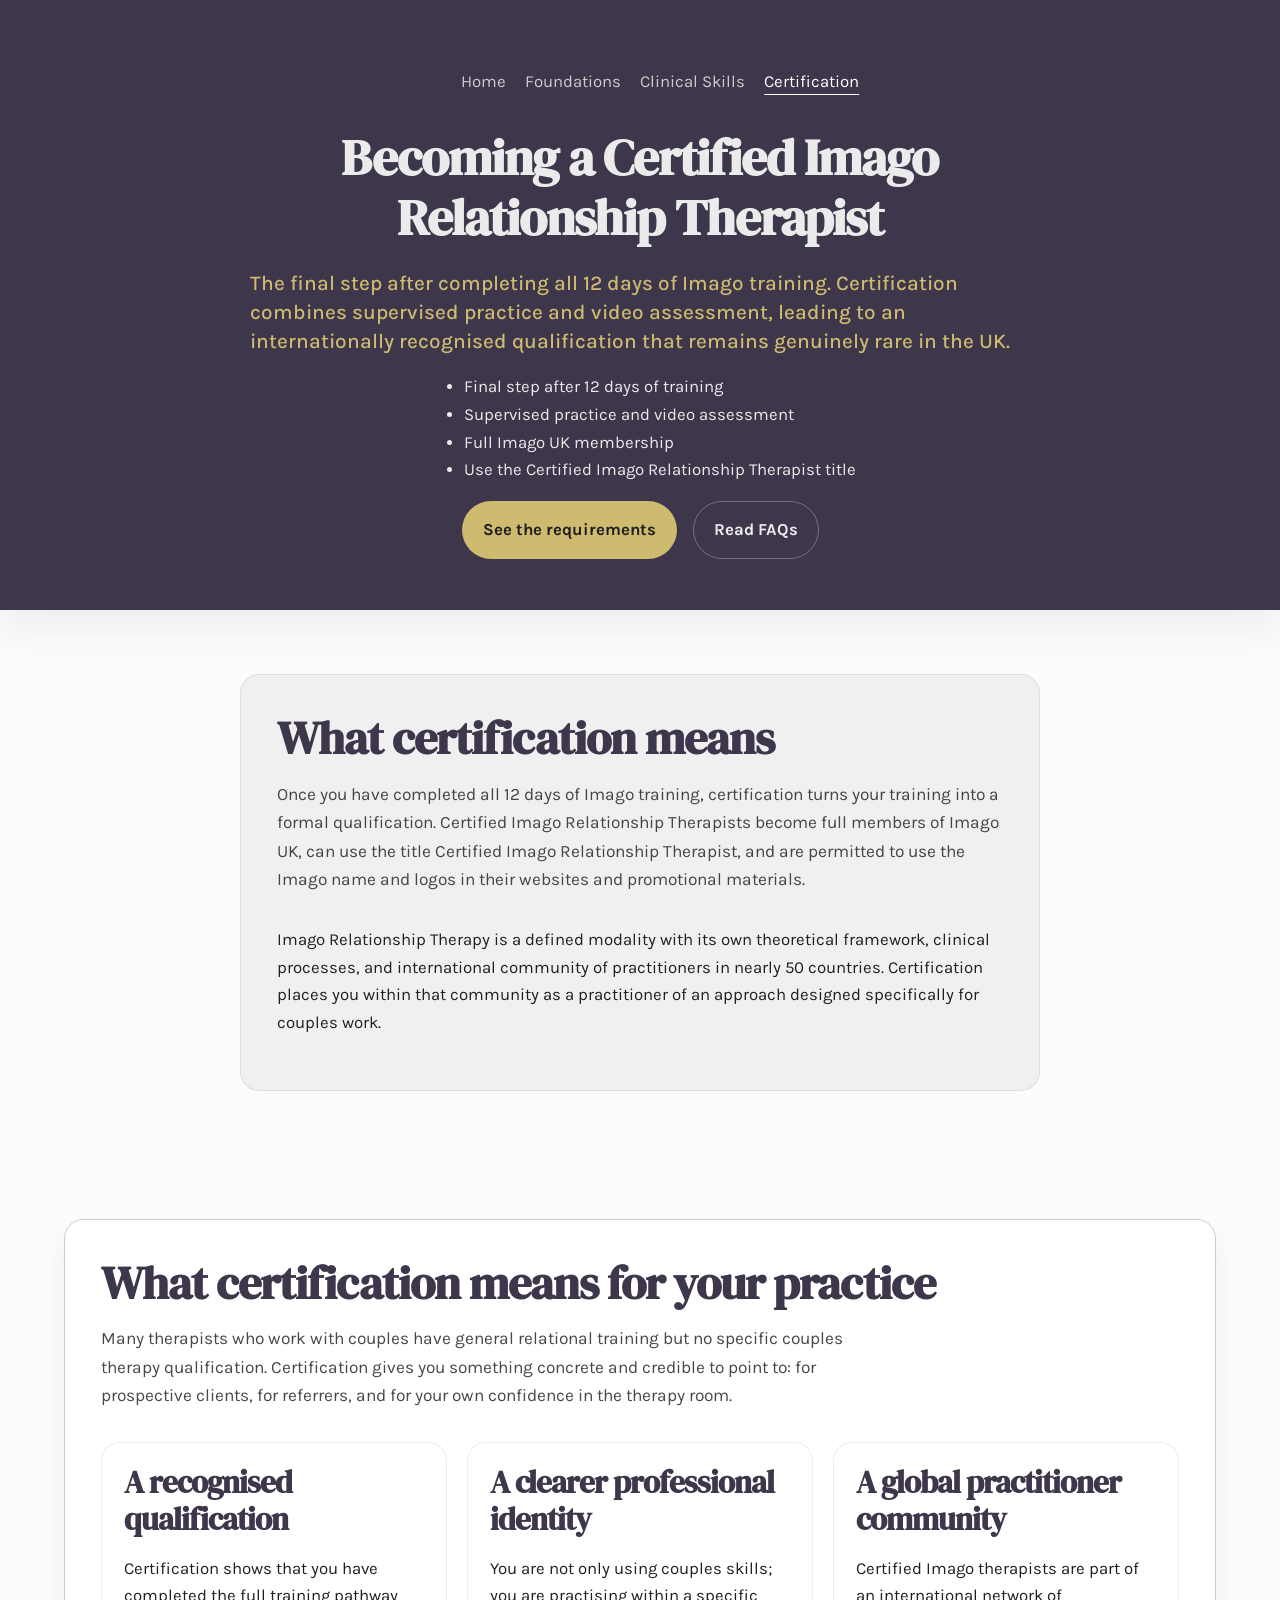
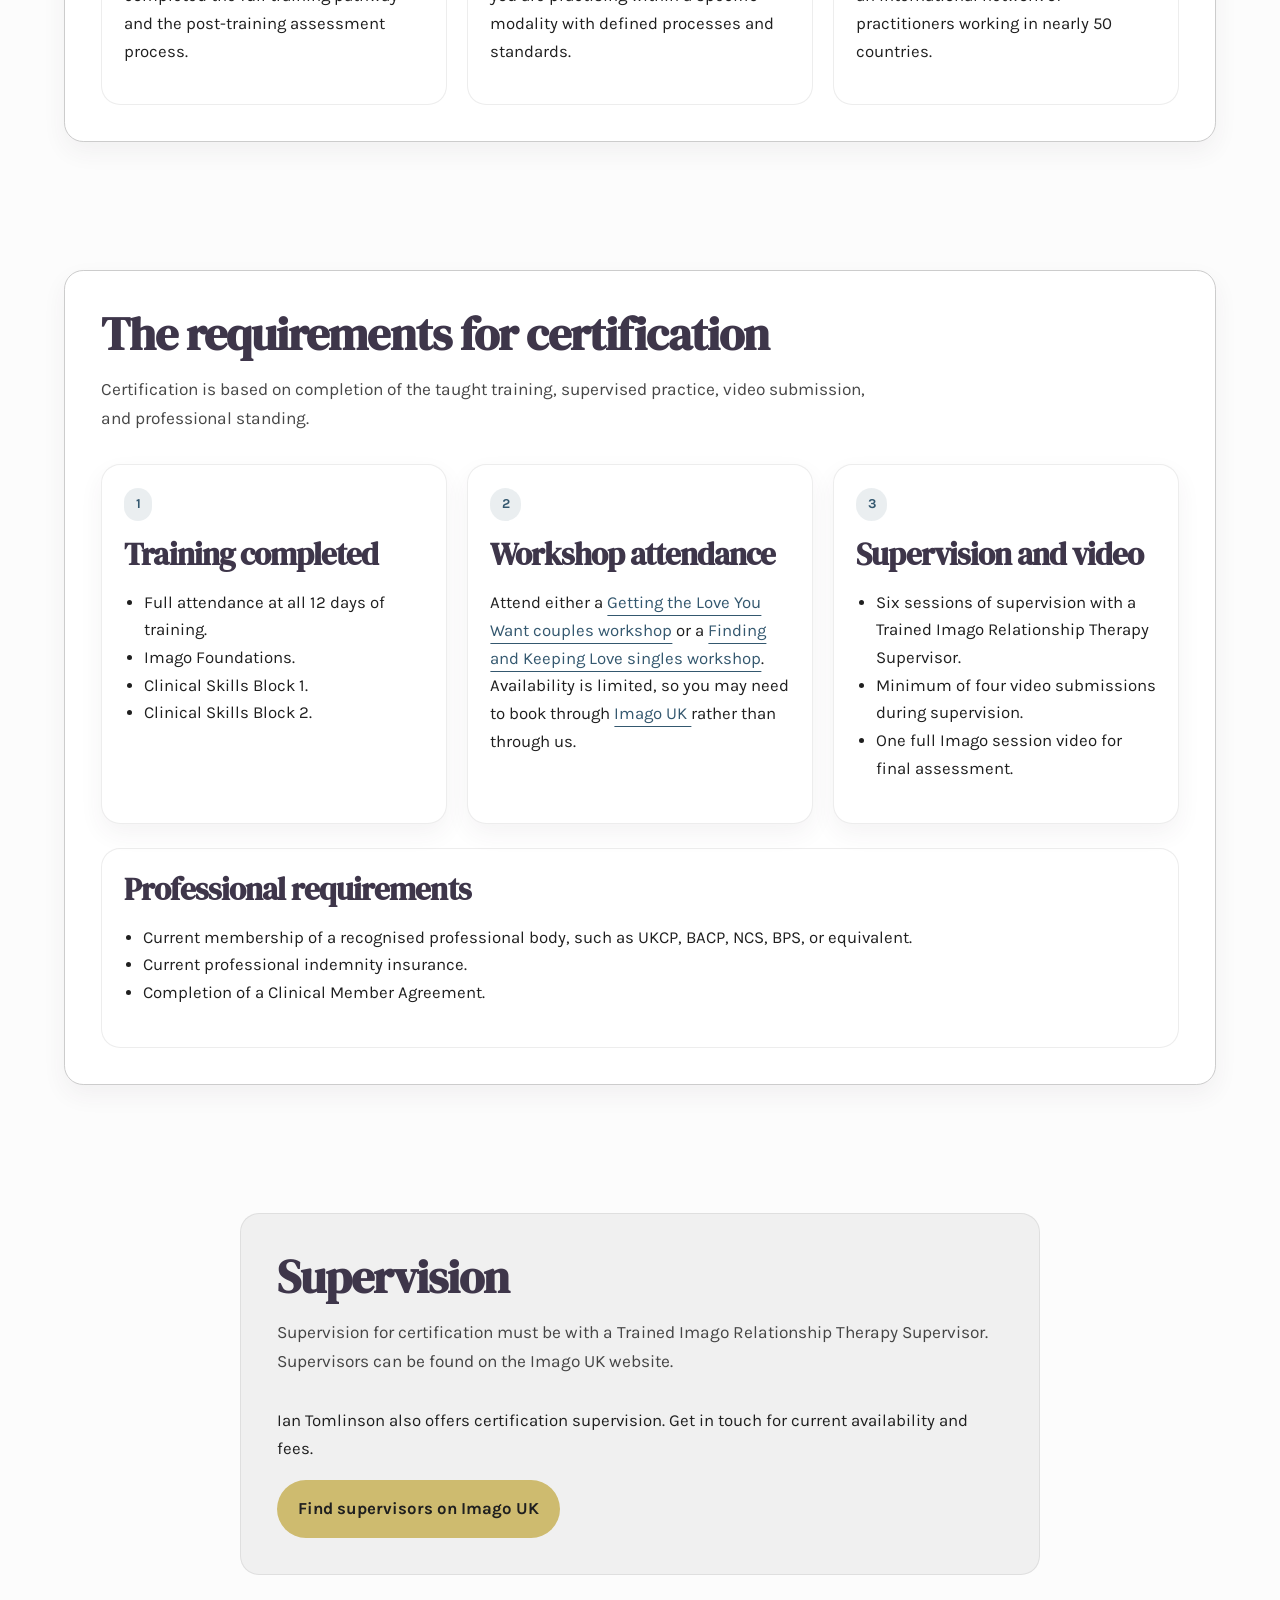
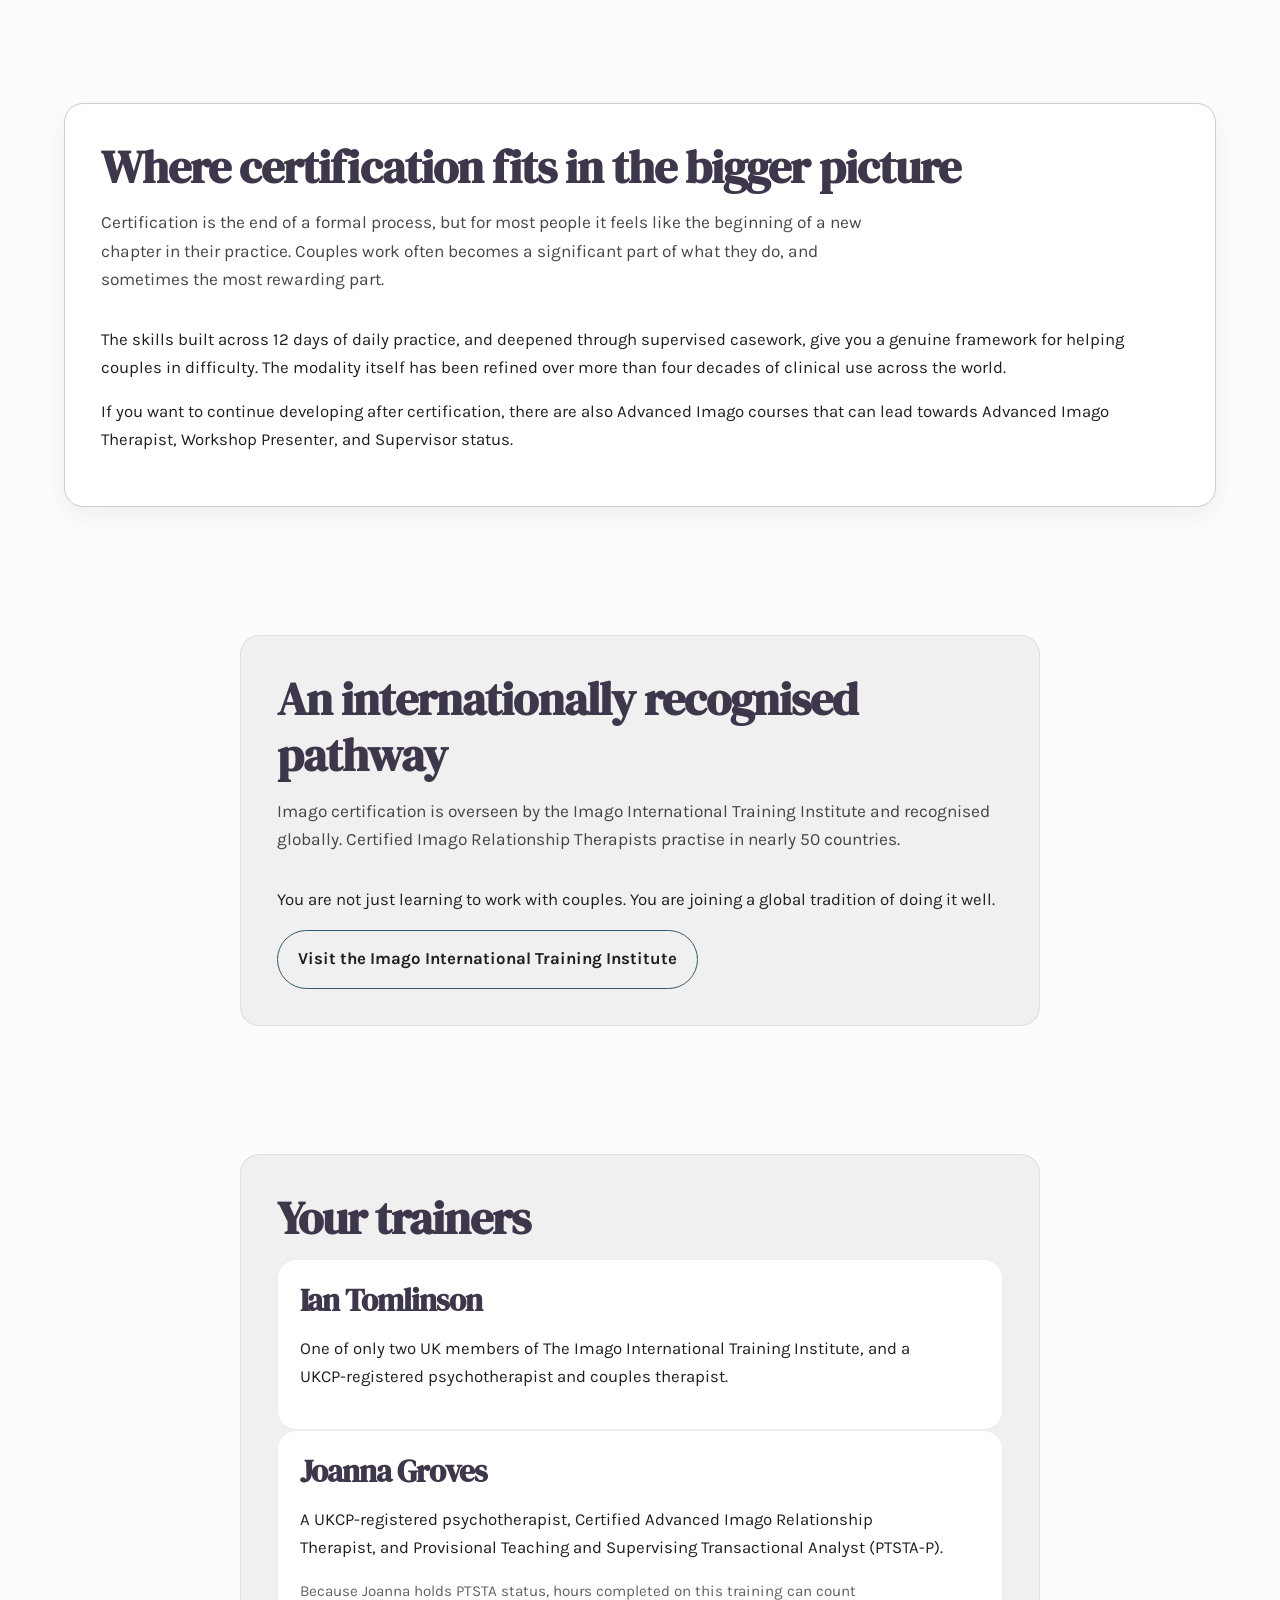
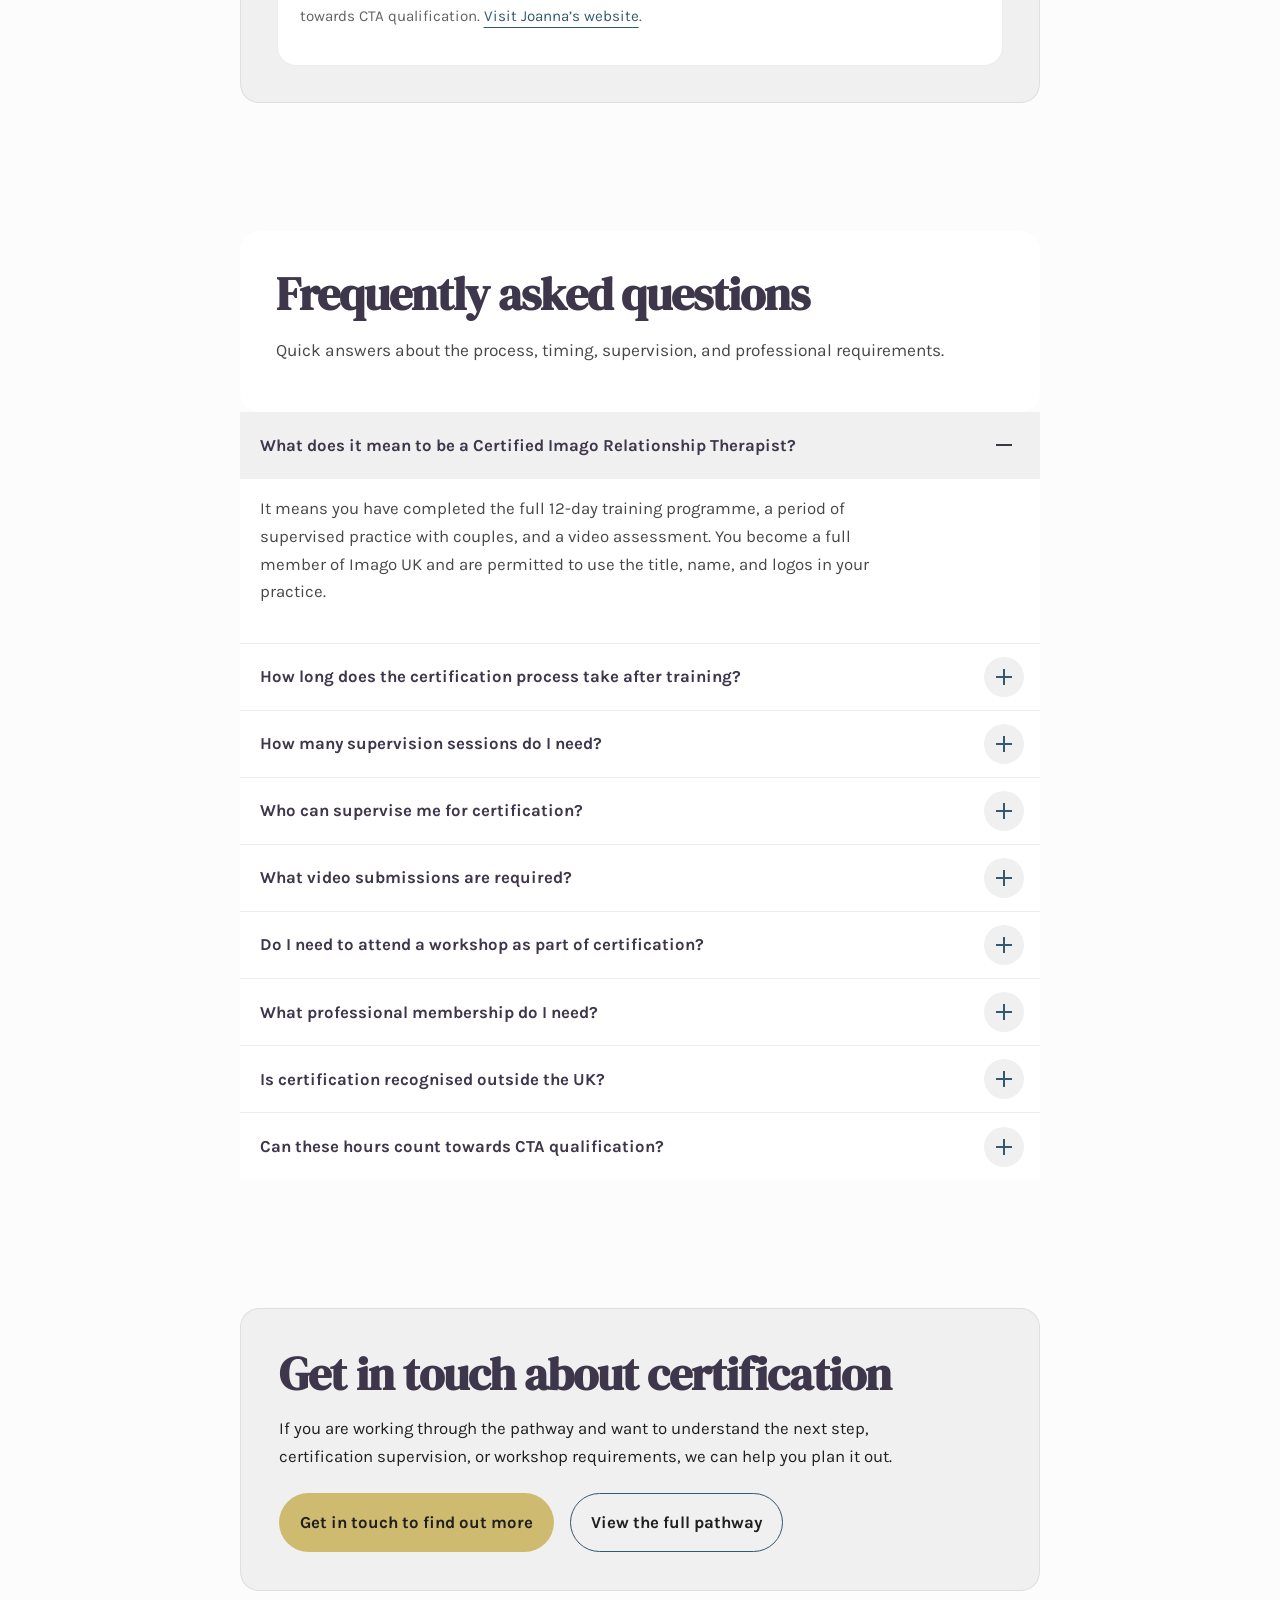
<file: imago-for-therapists/certification/index.html>
<!DOCTYPE html>
<html lang="en">
<head>
  <meta charset="utf-8" />
  <meta name="viewport" content="width=device-width, initial-scale=1" />

  <title>Certified Imago Relationship Therapist | Certification</title>
  <meta
    name="description"
    content="Certification for Imago Relationship Therapy after the full 12-day training pathway, supervision, and video assessment."
  />
<link rel="stylesheet" href="/public/css/style.css">
  <link rel="preconnect" href="https://fonts.googleapis.com">
  <link rel="preconnect" href="https://fonts.gstatic.com" crossorigin>
  <link href="https://fonts.googleapis.com/css2?family=DM+Serif+Display:ital@0;1&family=Karla:wght@400;500;600;700&display=swap" rel="stylesheet">
  
</head>
<body> 

  <main id="main">
     <section class="hero">   
     <nav class="eyebrow" aria-label="Navigation for Imago Relationship Therapy training">
        <ul>          
          <li><a href="/">Home</a></li>
          <li><a href="/foundations/" >Foundations </a></li>
          <li><a href="/clinical-skills">Clinical Skills</a></li>
          <li><a href="/certification/" aria-current="page">Certification</a></li>
        </ul>
       </nav> 
        
        <h1>Becoming a Certified Imago Relationship Therapist</h1>
        <p class="lede">
          The final step after completing all 12 days of Imago training. Certification combines supervised practice and video assessment, leading to an internationally recognised qualification that remains genuinely rare in the UK.
        </p>

        <ul>
          <li>Final step after 12 days of training</li>
          <li>Supervised practice and video assessment</li>
          <li>Full Imago UK membership</li>
          <li>Use the Certified Imago Relationship Therapist title</li>
        </ul>

        <div class="hero-actions">
          <a class="button button-primary" href="#requirements">See the requirements</a>
          <a class="button button-secondary" href="#faq">Read FAQs</a>
        </div>
      </section>
    </div>
  </section>
    <section class="section" id="overview">
      <div class="container--narrow">
        <div class="panel--soft">
          <h2>What certification means</h2>
          <p class="section-intro">
            Once you have completed all 12 days of Imago training, certification turns your training into a formal qualification. Certified Imago Relationship Therapists become full members of Imago UK, can use the title Certified Imago Relationship Therapist, and are permitted to use the Imago name and logos in their websites and promotional materials.
          </p>
          <p>
            Imago Relationship Therapy is a defined modality with its own theoretical framework, clinical processes, and international community of practitioners in nearly 50 countries. Certification places you within that community as a practitioner of an approach designed specifically for couples work.
          </p>
        </div>
      </div>
    </section>

    <section class="section" id="value">
      <div class="container">
        <div class="panel">
          <h2>What certification means for your practice</h2>
          <p class="section-intro">
            Many therapists who work with couples have general relational training but no specific couples therapy qualification. Certification gives you something concrete and credible to point to: for prospective clients, for referrers, and for your own confidence in the therapy room.
          </p>

          <div class="feature-list">
            <article>
              <h3>A recognised qualification</h3>
              <p>Certification shows that you have completed the full training pathway and the post-training assessment process.</p>
            </article>

            <article>
              <h3>A clearer professional identity</h3>
              <p>You are not only using couples skills; you are practising within a specific modality with defined processes and standards.</p>
            </article>

            <article>
              <h3>A global practitioner community</h3>
              <p>Certified Imago therapists are part of an international network of practitioners working in nearly 50 countries.</p>
            </article>
          </div>
        </div>
      </div>
    </section>

    <section class="section" id="requirements">
      <div class="container">
        <div class="panel">
          <h2>The requirements for certification</h2>
          <p class="section-intro">
            Certification is based on completion of the taught training, supervised practice, video submission, and professional standing.
          </p>

          <div class="pathway-grid">
            <article class="stage-card">
              <p class="stage-label">1</p>
              <h3>Training completed</h3>
              <ul>
                <li>Full attendance at all 12 days of training.</li>
                <li>Imago Foundations.</li>
                <li>Clinical Skills Block 1.</li>
                <li>Clinical Skills Block 2.</li>
              </ul>
            </article>

            <article class="stage-card">
              <p class="stage-label">2</p>
              <h3>Workshop attendance</h3>
              <p>
                Attend either a <a href="https://affinitycentre.co.uk/course/getting-the-love-you-want-couples-workshop/">Getting the Love You Want couples workshop</a> or a <a href="https://affinitycentre.co.uk/course/keeping-the-love-you-find-singles-workshop-manchester/">Finding and Keeping Love singles workshop</a>. Availability is limited, so you may need to book through <a href="https://www.imagouk.co.uk/">Imago UK </a>rather than through us.
              </p>
            </article>

            <article class="stage-card">
              <p class="stage-label">3</p>
              <h3>Supervision and video</h3>
              <ul>
                <li>Six sessions of supervision with a Trained Imago Relationship Therapy Supervisor.</li>
                <li>Minimum of four video submissions during supervision.</li>
                <li>One full Imago session video for final assessment.</li>
              </ul>
            </article>
          </div>

          <div class="rules-card" style="margin-top: 1.5rem;">
            <h3>Professional requirements</h3>
            <ul>
              <li>Current membership of a recognised professional body, such as UKCP, BACP, NCS, BPS, or equivalent.</li>
              <li>Current professional indemnity insurance.</li>
              <li>Completion of a Clinical Member Agreement.</li>
            </ul>
          </div>
        </div>
      </div>
    </section>

    <section class="section" id="supervision">
      <div class="container--narrow">
        <div class="panel--soft">
          <h2>Supervision</h2>
          <p class="section-intro">
            Supervision for certification must be with a Trained Imago Relationship Therapy Supervisor. Supervisors can be found on the Imago UK website.
          </p>
          <p>
            Ian Tomlinson also offers certification supervision. Get in touch for current availability and fees.
          </p>
          <div class="hero-actions">
            <a class="button button-primary" href="https://imagouk.co.uk/">Find supervisors on Imago UK</a>
          </div>
        </div>
      </div>
    </section>

    <section class="section" id="bigger-picture">
      <div class="container">
        <div class="panel">
          <h2>Where certification fits in the bigger picture</h2>
          <p class="section-intro">
            Certification is the end of a formal process, but for most people it feels like the beginning of a new chapter in their practice. Couples work often becomes a significant part of what they do, and sometimes the most rewarding part.
          </p>
          <p>
            The skills built across 12 days of daily practice, and deepened through supervised casework, give you a genuine framework for helping couples in difficulty. The modality itself has been refined over more than four decades of clinical use across the world.
          </p>
          <p>
            If you want to continue developing after certification, there are also Advanced Imago courses that can lead towards Advanced Imago Therapist, Workshop Presenter, and Supervisor status.
          </p>
        </div>
      </div>
    </section>

    <section class="section" id="international">
      <div class="container--narrow">
        <div class="panel--soft">
          <h2>An internationally recognised pathway</h2>
          <p class="section-intro">
            Imago certification is overseen by the Imago International Training Institute and recognised globally. Certified Imago Relationship Therapists practise in nearly 50 countries.
          </p>
          <p>
            You are not just learning to work with couples. You are joining a global tradition of doing it well.
          </p>
          <div class="hero-actions">
            <a class="button button-secondary2" href="https://imagocertificationandtraining.com/">Visit the Imago International Training Institute</a>
          </div>
        </div>
      </div>
    </section>

    <section class="section" id="trainers">
      <div class="container--narrow">
        <div class="panel--soft">
          <h2>Your trainers</h2>

          <article class="trainer">
            <h3>Ian Tomlinson</h3>
            <p>
              One of only two UK members of The Imago International Training Institute, and a UKCP-registered psychotherapist and couples therapist.
            </p>
          </article>

          <article class="trainer">
            <h3>Joanna Groves</h3>
            <p>
              A UKCP-registered psychotherapist, Certified Advanced Imago Relationship Therapist, and Provisional Teaching and Supervising Transactional Analyst (PTSTA-P).
            </p>
            <p class="small-note">
              Because Joanna holds PTSTA status, hours completed on this training can count towards CTA qualification.
              <a href="https://joannagroves.co.uk/" target="_blank" rel="noopener noreferrer">Visit Joanna’s website</a>.
            </p>
          </article>
        </div>
      </div>
    </section>

    <section class="section" id="faq">
      <div class="container--narrow">
        <div class="faq-wrap">
          <div class="panel" style="border:0; box-shadow:none; padding-bottom:1rem;">
            <h2>Frequently asked questions</h2>
            <p class="section-intro">
              Quick answers about the process, timing, supervision, and professional requirements.
            </p>
          </div>

          <div class="faq-list">
            <details name="certification-faq" open>
              <summary>What does it mean to be a Certified Imago Relationship Therapist?</summary>
              <div class="faq-panel">
                <p>
                  It means you have completed the full 12-day training programme, a period of supervised practice with couples, and a video assessment. You become a full member of Imago UK and are permitted to use the title, name, and logos in your practice.
                </p>
              </div>
            </details>

            <details name="certification-faq">
              <summary>How long does the certification process take after training?</summary>
              <div class="faq-panel">
                <p>
                  A minimum of six months. That is the period required for supervised practice after completing all 12 days of training.
                </p>
              </div>
            </details>

            <details name="certification-faq">
              <summary>How many supervision sessions do I need?</summary>
              <div class="faq-panel">
                <p>
                  Six sessions with a Trained Imago Relationship Therapy Supervisor. These are separate from any general clinical supervision you already have.
                </p>
              </div>
            </details>

            <details name="certification-faq">
              <summary>Who can supervise me for certification?</summary>
              <div class="faq-panel">
                <p>
                  Supervision must be with a Trained Imago Relationship Therapy Supervisor. A list of qualified supervisors is available on the Imago UK website, and Ian Tomlinson also offers certification supervision.
                </p>
              </div>
            </details>

            <details name="certification-faq">
              <summary>What video submissions are required?</summary>
              <div class="faq-panel">
                <p>
                  You need to submit a minimum of four videos of your clinical work with couples during the supervision period, plus one complete Imago session video for final assessment.
                </p>
              </div>
            </details>

            <details name="certification-faq">
              <summary>Do I need to attend a workshop as part of certification?</summary>
              <div class="faq-panel">
                <p>
                  Yes. You must attend either a Getting the Love You Want couples workshop or a Finding and Keeping Love singles workshop. Availability is limited, so it is worth planning this early.
                </p>
              </div>
            </details>

            <details name="certification-faq">
              <summary>What professional membership do I need?</summary>
              <div class="faq-panel">
                <p>
                  You must be a current member of a recognised professional body, such as UKCP, BACP, NCS, BPS, or equivalent. You also need current professional indemnity insurance.
                </p>
              </div>
            </details>

            <details name="certification-faq">
              <summary>Is certification recognised outside the UK?</summary>
              <div class="faq-panel">
                <p>
                  Yes. Imago certification is overseen by the Imago International Training Institute and recognised globally. Certified Imago Relationship Therapists practise in nearly 50 countries.
                </p>
              </div>
            </details>

            <details name="certification-faq">
              <summary>Can these hours count towards CTA qualification?</summary>
              <div class="faq-panel">
                <p>
                  Yes. Because Joanna Groves holds PTSTA status, hours completed on this training can count towards your Certified Transactional Analyst (CTA) qualification.
                </p>
              </div>
            </details>
          </div>
        </div>
      </div>
    </section>

    <section class="section" id="contact">
      <div class="container--narrow">
        <div class="cta-panel">
          <h2>Get in touch about certification</h2>
          <p>
            If you are working through the pathway and want to understand the next step, certification supervision, or workshop requirements, we can help you plan it out.
          </p>
          <div class="hero-actions">
            <a class="button button-primary" href="/contact-us/">Get in touch to find out more</a>
            <a class="button button-secondary2" href="/">View the full pathway</a>
          </div>
        </div>
      </div>
    </section>
  </main>
</body>
</html>
</file>
<file: public/css/style.css>
:root {
      --text: hsl(0, 0%, 12%);
      --text-inverse: hsl(0, 0%, 92%);
      --background: #fcfcfc;
      --brand: hsl(264, 16%, 25%);
      --accent: hsl(203, 36%, 32%);
      --secondary: hsl(48, 49%, 62%);
      --shade-1: hsl(0, 0%, 80%);
      --shade: hsl(0, 0%, 94%);

      --radius: 1.2rem;

      --font-heading: "DM Serif Display", Georgia, serif;
      --font-body: "Karla", Arial, sans-serif;

      --shadow-soft: 0 18px 40px hsla(264, 16%, 25%, 0.08);
      --shadow-card: 0 10px 24px hsla(264, 16%, 25%, 0.06);

      --container: 72rem;
      --container-narrow: 50rem;

      --space-1: 0.25rem;
      --space-2: 0.5rem;
      --space-3: 0.75rem;
      --space-4: 1rem;
      --space-5: 1.25rem;
      --space-6: 1.5rem;
      --space-8: 2rem;
      --space-10: 2.5rem;
      --space-12: 3rem;
      --space-16: 4rem;
      --space-20: 5rem;
    }

    * {
      box-sizing: border-box;
    }

    html {
      scroll-behavior: smooth;
    }

    body {
      margin: 0;
      font-family: var(--font-body);
      font-size: 1.05rem;
      line-height: 1.65;
      color: var(--text);
      background: var(--background);
    }

    img {
      max-width: 100%;
      display: block;
    }

    .hero li a{
        color: white;
    }

    a {
      color: var(--accent);
      text-underline-offset: 0.4em;
    }

    a:hover {
      color: var(--brand);
    }

      
    .container--narrow {
      width: min(100% - 2rem, var(--container-narrow));
      margin-inline: auto;
    }

    .site-header {
      padding: clamp(3rem, 6vw, 6rem) 0 2rem;
    }

    .hero {
      background: var(--brand);
      color: var(--text-inverse);     
      padding: clamp(2rem, 4vw, 4rem);
      box-shadow: var(--shadow-soft);
      position: relative;
      overflow: hidden;
      display: grid;
      justify-items: center;
   
    }   
   

    h1, h2, h3 {
      margin: 0;
      font-family: var(--font-heading);
      line-height: 1.2;     
      color: var(--brand);
      letter-spacing: -0.06rem;
    }

    .hero h1 {
      color: var(--text-inverse);
      font-size: clamp(2.8rem, 2.7vw + 1rem, 4rem);
      max-width: 30ch;
      margin-bottom: var(--space-5);
      text-align: center;
    }

    .hero .lede {
      font-size: clamp(1.05rem, 1.8vw, 1.3rem); 
      color: var(--secondary);      
      font-weight: 500;
      margin: 0;
      max-width: 60ch;
      line-height: 1.4;
    }

    .hero-points {
      list-style: none;
      display: grid;
      grid-template-columns: repeat(2, minmax(0, 1fr));
      gap: 0.85rem;
      padding: 0;
      margin: 0 0 var(--space-8);
      max-width: 42rem;
    }

    .hero-points li {
      background: hsla(0, 0%, 100%, 0.08);
      border: 1px solid hsla(0, 0%, 100%, 0.14);
      border-radius: 999px;
      padding: 0.8rem 1rem;
      font-weight: 600;
    }

    .eyebrow ul{
      display: flex; 
      flex-wrap: wrap;
      margin-bottom: 2rem ;    
    }

    .eyebrow li {       
     
      list-style-type: none;  
      color: var(--shade-1);  
    }

    .eyebrow li a { 
      color:var(--shade-1); 
      text-decoration: none;
      padding: .6rem;  
    }

    .eyebrow li a:hover:not([aria-current="page"]) { 
      color:#fff; 
      text-decoration: none;      
    }
    

   .eyebrow [aria-current="page"] {    
    text-decoration: underline;
    color: #fff;    
}
   

 details:has(#imago:target) summary {
  background-color: var(--brand);
  color: white;
}

    .hero-actions {
      display: flex;
      flex-wrap: wrap;
      gap: 1rem;
    }

    .button {
      display: inline-flex;
      align-items: center;
      justify-content: center;
      min-height: 2.9rem;
      padding: 0.9rem 1.25rem;
      border-radius: 999px;
      text-decoration: none;
      font-weight: 700;
      transition: transform 180ms ease, background-color 180ms ease, color 180ms ease, border-color 180ms ease;
    }

    .button:hover {
      transform: translateY(-1px);
    }

    .button-primary {
      background: var(--secondary);
      color: var(--text);
      border: 1px solid transparent;
    }

    .button-primary:hover {
      background: hsl(48, 49%, 58%);
      color: var(--text);
    }

    .button-secondary {
      background: transparent;
      color: var(--text-inverse);
      border: 1px solid hsla(0, 0%, 100%, 0.28);
    }

    .button-secondary2 {
      background: transparent;
      color: var(--text);
      border: 1px solid var(--accent);
    }

    .button-secondary:hover {
      background: hsla(0, 0%, 100%, 0.08);
      color: var(--text-inverse);
    }

    section:not(.hero) {
      padding: clamp(2.5rem, 5vw, 5rem) 0;
      width: min(100% - 2rem, var(--container));
      margin-inline: auto;
    }

    .panel {
      background: white;
      border: 1px solid var(--shade-1);
      border-radius: var(--radius);
      box-shadow: var(--shadow-card);
      padding: clamp(1.5rem, 3vw, 2.25rem);
    }

    .panel--soft {
      background: var(--shade);
      border: 1px solid hsla(0, 0%, 12%, 0.08);
      border-radius: var(--radius);
      padding: clamp(1.5rem, 3vw, 2.25rem);
    }

    h2 {
      font-size: clamp(2.2rem, 3vw + .5rem, 3rem);
      margin-bottom: 0.8rem;
    }

    h3 {
      font-size: clamp(1.45rem, 2.4vw, 2rem);
      margin-bottom: 0.4rem;
    }

    .section-intro {
      max-width: 48rem;
      margin: 0 0 2rem;
      font-size: 1.08rem;
      color: hsla(0, 0%, 12%, 0.82);
    }

    .pathway-grid,
    .feature-list,
    .format-grid {
      display: grid;
      gap: 1.25rem;
    }

    .pathway-grid {
      grid-template-columns: repeat(3, minmax(0, 1fr));
      align-items: start;
    }

    .stage-card {
      height: 100%;
      background: white;
      border: 1px solid hsla(0, 0%, 12%, 0.08);
      border-radius: var(--radius);
      padding: 1.4rem;
      box-shadow: var(--shadow-card);
    }

    .stage-label {
      display: inline-block;
      margin: 0 0 0.9rem;
      padding: 0.35rem 0.7rem;
      border-radius: 999px;
      background: hsla(203, 36%, 32%, 0.1);
      color: var(--accent);
      font-size: 0.85rem;
      font-weight: 700;      
      text-transform: uppercase;
    }

    .stage-meta {
      margin: 0 0 1rem;
      color: hsla(0, 0%, 12%, 0.7);
      font-weight: 700;
    }

    .stage-card p,
    .stage-card li,
    .info-card p,
    .trainer p,
    .faq-panel p {
      max-width: 65ch;
    }

    .stage-card ul,
    .rules-card ul {
      margin: 1rem 0 1.15rem;
      padding-left: 1.2rem;
    }


    .feature-list {
      grid-template-columns: repeat(3, minmax(0, 1fr));
      margin-top: 1.75rem;
    }

    .feature-list article,
    .info-card,
    .trainer,
    .rules-card {
      background: white;
      border: 1px solid hsla(0, 0%, 12%, 0.08);
      border-radius: var(--radius);
      padding: 1.35rem;
    }

    .feature-list h3,
    .info-card h3,
    .rules-card h3,
    .trainer h3 {
      margin-bottom: 0.55rem;
    }

    .format-grid {
      grid-template-columns: repeat(2, minmax(0, 1fr));
      margin-bottom: 1.25rem;
    }

    .faq-list details {
  background: white;
  border-block-end: 1px solid hsla(0, 0%, 12%, 0.08);
}

.faq-list details:last-child {
  border-block-end: 0;
}

.faq-list summary {
  list-style: none;
  cursor: pointer;
  position: relative;
  padding-block: 1.2rem;
  padding-inline: 1.25rem 4.5rem;
  font-weight: 700;
  font-size: 1.05rem;
  color: var(--brand);
}

.faq-list summary::-webkit-details-marker {
  display: none;
}

.faq-list summary::before {
  content: "";
  position: absolute;
  inset-inline-end: 1rem;
  inset-block-start: 50%;
  inline-size: 2.5rem;
  block-size: 2.5rem;
  border-radius: 50%;
  background: var(--shade);
  translate: 0 -50%;
}

.faq-list summary::after {
  content: "";
  position: absolute;
  inset-inline-end: 1.75rem;
  inset-block-start: 50%;
  inline-size: 1rem;
  block-size: 1rem;
  translate: 0 -50%;
  background:
    linear-gradient(var(--accent), var(--accent)) center / 100% 2px no-repeat,
    linear-gradient(var(--accent), var(--accent)) center / 2px 100% no-repeat;
  transition:
    rotate 220ms ease,
    opacity 180ms ease,
    background-color 180ms ease;
}

.faq-list details[open] summary {
  background: var(--shade);
}

.faq-list details[open] summary::after {
  background:
    linear-gradient(var(--brand), var(--brand)) center / 100% 2px no-repeat;
}

.faq-panel {
  padding-block: 0 1.25rem;
  padding-inline: 1.25rem;
  color: hsla(0, 0%, 12%, 0.82);
}

@media (prefers-reduced-motion: no-preference) {
  .faq-list details {
    interpolate-size: allow-keywords;
  }

  .faq-list details::details-content {
    block-size: 0;
    opacity: 0;
    overflow: clip;
    transition:
      block-size 260ms ease,
      opacity 220ms ease,
      content-visibility 260ms allow-discrete;
  }

  .faq-list details[open]::details-content {
    block-size: auto;
    opacity: 1;
  }
}
    .cta-panel {
      background: var(--shade);
      border: 1px solid hsla(0, 0%, 12%, 0.08);
      border-radius: var(--radius);
      padding: clamp(1.75rem, 3vw, 2.5rem);
    }

    .cta-panel p {
      max-width: 42rem;
      margin: 0 0 1.4rem;
    }

    .small-note {
      font-size: 0.95rem;
      color: hsla(0, 0%, 12%, 0.7);
    }

    :focus-visible {
      outline: 3px solid var(--secondary);
      outline-offset: 3px;
    }

    @media (max-width: 900px) {
      .pathway-grid,
      .feature-list,
      .format-grid {
        grid-template-columns: 1fr;
      }

      .hero-points {
        grid-template-columns: 1fr;
      }

      .hero h1 {
        max-width: 14ch;
      }
    }

    @media (max-width: 640px) {
      body {
        font-size: 1rem;
      }     

     .hero {
        padding: 1.5rem;
       
      }

      .faq-list summary {
        padding-right: 3.2rem;
      }

      .button {
        width: 100%;
      }

      .hero-actions {
        flex-direction: column;
      }
    }

/* FAQ details animation + progressive enhancement */
@media (prefers-reduced-motion: no-preference) {
  .faq-list details {
    interpolate-size: allow-keywords;
  }

  .faq-list details::details-content {
    block-size: 0;
    opacity: 0;
    overflow: clip;
    transition:
      block-size 260ms ease,
      opacity 220ms ease,
      content-visibility 260ms allow-discrete;
  }

  .faq-list details[open]::details-content {
    block-size: auto;
    opacity: 1;
  }

  .faq-list summary::after {
    transition:
      rotate 220ms ease,
      background-color 180ms ease,
      color 180ms ease;
  }

  .faq-list details[open] summary::after {
    rotate: 180deg;
  }
}

/* Cross-document view transitions */
@view-transition {
  navigation: auto;
}

:root {
  --page-transition-duration: 280ms;
  --page-transition-easing: cubic-bezier(0.2, 0.8, 0.2, 1);
}

.hero {
  view-transition-name: hero;
}

.eyebrow [aria-current="page"] {
  view-transition-name: active-nav;
}

::view-transition-old(root),
::view-transition-new(root) {
  animation-duration: var(--page-transition-duration);
  animation-timing-function: var(--page-transition-easing);
}

::view-transition-old(root) {
  animation-name: page-slide-out;
}

::view-transition-new(root) {
  animation-name: page-slide-in;
}

@keyframes page-slide-out {
  from {
    opacity: 1;
    transform: translateX(0);
  }
  to {
    opacity: 0;
    transform: translateX(-1rem);
  }
}

@keyframes page-slide-in {
  from {
    opacity: 0;
    transform: translateX(1rem);
  }
  to {
    opacity: 1;
    transform: translateX(0);
  }
}

@media (prefers-reduced-motion: reduce) {
  ::view-transition-old(root),
  ::view-transition-new(root) {
    animation: none;
  }
}

#imago{
  scroll-margin-top: 7rem;
}

.rules-card{
  margin-top: 1.5rem;
}
</file>
<file: imago-for-therapists/public/css/style.css>
:root {
      --text: hsl(0, 0%, 12%);
      --text-inverse: hsl(0, 0%, 92%);
      --background: #fcfcfc;
      --brand: hsl(264, 16%, 25%);
      --accent: hsl(203, 36%, 32%);
      --secondary: hsl(48, 49%, 62%);
      --shade-1: hsl(0, 0%, 80%);
      --shade: hsl(0, 0%, 94%);

      --radius: 1.2rem;

      --font-heading: "DM Serif Display", Georgia, serif;
      --font-body: "Karla", Arial, sans-serif;

      --shadow-soft: 0 18px 40px hsla(264, 16%, 25%, 0.08);
      --shadow-card: 0 10px 24px hsla(264, 16%, 25%, 0.06);

      --container: 72rem;
      --container-narrow: 50rem;

      --space-1: 0.25rem;
      --space-2: 0.5rem;
      --space-3: 0.75rem;
      --space-4: 1rem;
      --space-5: 1.25rem;
      --space-6: 1.5rem;
      --space-8: 2rem;
      --space-10: 2.5rem;
      --space-12: 3rem;
      --space-16: 4rem;
      --space-20: 5rem;
    }

    * {
      box-sizing: border-box;
    }

    html {
      scroll-behavior: smooth;
    }

    body {
      margin: 0;
      font-family: var(--font-body);
      font-size: 1.05rem;
      line-height: 1.65;
      color: var(--text);
      background: var(--background);
    }

    img {
      max-width: 100%;
      display: block;
    }

    .hero li a{
        color: white;
    }

    a {
      color: var(--accent);
      text-underline-offset: 0.4em;
    }

    a:hover {
      color: var(--brand);
    }

      
    .container--narrow {
      width: min(100% - 2rem, var(--container-narrow));
      margin-inline: auto;
    }

    .site-header {
      padding: clamp(3rem, 6vw, 6rem) 0 2rem;
    }

    .hero {
      background: var(--brand);
      color: var(--text-inverse);     
      padding: clamp(2rem, 4vw, 4rem);
      box-shadow: var(--shadow-soft);
      position: relative;
      overflow: hidden;
      display: grid;
      justify-items: center;
   
    }   
   

    h1, h2, h3 {
      margin: 0;
      font-family: var(--font-heading);
      line-height: 1.2;     
      color: var(--brand);
      letter-spacing: -0.1rem;
    }

    .hero h1 {
      color: var(--text-inverse);
      font-size: clamp(2.8rem, 2.7vw + 1rem, 4rem);
      max-width: 30ch;
      margin-bottom: var(--space-5);
      text-align: center;
    }

    .hero .lede {
      font-size: clamp(1.05rem, 1.8vw, 1.3rem); 
      color: var(--secondary);      
      font-weight: 500;
      margin: 0;
      max-width: 60ch;
      line-height: 1.4;
    }

    .hero-points {
      list-style: none;
      display: grid;
      grid-template-columns: repeat(2, minmax(0, 1fr));
      gap: 0.85rem;
      padding: 0;
      margin: 0 0 var(--space-8);
      max-width: 42rem;
    }

    .hero-points li {
      background: hsla(0, 0%, 100%, 0.08);
      border: 1px solid hsla(0, 0%, 100%, 0.14);
      border-radius: 999px;
      padding: 0.8rem 1rem;
      font-weight: 600;
    }

    .eyebrow ul{
      display: flex; 
      flex-wrap: wrap;
      margin-bottom: 2rem ;    
    }

    .eyebrow li {       
     
      list-style-type: none;  
      color: var(--shade-1);  
    }

    .eyebrow li a { 
      color:var(--shade-1); 
      text-decoration: none;
      padding: .6rem;  
    }

    .eyebrow li a:hover:not([aria-current="page"]) { 
      color:#fff; 
      text-decoration: none;      
    }
    

   .eyebrow [aria-current="page"] {    
    text-decoration: underline;
    color: #fff;    
}
   

    .hero-actions {
      display: flex;
      flex-wrap: wrap;
      gap: 1rem;
    }

    .button {
      display: inline-flex;
      align-items: center;
      justify-content: center;
      min-height: 2.9rem;
      padding: 0.9rem 1.25rem;
      border-radius: 999px;
      text-decoration: none;
      font-weight: 700;
      transition: transform 180ms ease, background-color 180ms ease, color 180ms ease, border-color 180ms ease;
    }

    .button:hover {
      transform: translateY(-1px);
    }

    .button-primary {
      background: var(--secondary);
      color: var(--text);
      border: 1px solid transparent;
    }

    .button-primary:hover {
      background: hsl(48, 49%, 58%);
      color: var(--text);
    }

    .button-secondary {
      background: transparent;
      color: var(--text-inverse);
      border: 1px solid hsla(0, 0%, 100%, 0.28);
    }

    .button-secondary2 {
      background: transparent;
      color: var(--text);
      border: 1px solid var(--accent);
    }

    .button-secondary:hover {
      background: hsla(0, 0%, 100%, 0.08);
      color: var(--text-inverse);
    }

    section:not(.hero) {
      padding: clamp(2.5rem, 5vw, 5rem) 0;
      width: min(100% - 2rem, var(--container));
      margin-inline: auto;
    }

    .panel {
      background: white;
      border: 1px solid var(--shade-1);
      border-radius: var(--radius);
      box-shadow: var(--shadow-card);
      padding: clamp(1.5rem, 3vw, 2.25rem);
    }

    .panel--soft {
      background: var(--shade);
      border: 1px solid hsla(0, 0%, 12%, 0.08);
      border-radius: var(--radius);
      padding: clamp(1.5rem, 3vw, 2.25rem);
    }

    h2 {
      font-size: clamp(2.2rem, 3vw + .5rem, 3rem);
      margin-bottom: 0.8rem;
    }

    h3 {
      font-size: clamp(1.45rem, 2.4vw, 2rem);
      margin-bottom: 0.4rem;
    }

    .section-intro {
      max-width: 48rem;
      margin: 0 0 2rem;
      font-size: 1.08rem;
      color: hsla(0, 0%, 12%, 0.82);
    }

    .pathway-grid,
    .feature-list,
    .format-grid {
      display: grid;
      gap: 1.25rem;
    }

    .pathway-grid {
      grid-template-columns: repeat(3, minmax(0, 1fr));
      align-items: start;
    }

    .stage-card {
      height: 100%;
      background: white;
      border: 1px solid hsla(0, 0%, 12%, 0.08);
      border-radius: var(--radius);
      padding: 1.4rem;
      box-shadow: var(--shadow-card);
    }

    .stage-label {
      display: inline-block;
      margin: 0 0 0.9rem;
      padding: 0.35rem 0.7rem;
      border-radius: 999px;
      background: hsla(203, 36%, 32%, 0.1);
      color: var(--accent);
      font-size: 0.85rem;
      font-weight: 700;      
      text-transform: uppercase;
    }

    .stage-meta {
      margin: 0 0 1rem;
      color: hsla(0, 0%, 12%, 0.7);
      font-weight: 700;
    }

    .stage-card p,
    .stage-card li,
    .info-card p,
    .trainer p,
    .faq-panel p {
      max-width: 65ch;
    }

    .stage-card ul,
    .rules-card ul {
      margin: 1rem 0 1.15rem;
      padding-left: 1.2rem;
    }


    .feature-list {
      grid-template-columns: repeat(3, minmax(0, 1fr));
      margin-top: 1.75rem;
    }

    .feature-list article,
    .info-card,
    .trainer,
    .rules-card {
      background: white;
      border: 1px solid hsla(0, 0%, 12%, 0.08);
      border-radius: var(--radius);
      padding: 1.35rem;
    }

    .feature-list h3,
    .info-card h3,
    .rules-card h3,
    .trainer h3 {
      margin-bottom: 0.55rem;
    }

    .format-grid {
      grid-template-columns: repeat(2, minmax(0, 1fr));
      margin-bottom: 1.25rem;
    }

    .faq-wrap {
      background: white;
      border: 1px solid hsla(0, 0%, 12%, 0.08);
      border-radius: var(--radius);
      box-shadow: var(--shadow-card);
      overflow: hidden;
    }

    .faq-list {
      display: grid;
      gap: 0;
    }

    .faq-list details {
      border-bottom: 1px solid hsla(0, 0%, 12%, 0.08);
      background: white;
    }

    .faq-list details:last-child {
      border-bottom: 0;
    }

    .faq-list summary {
      list-style: none;
      cursor: pointer;
      position: relative;
      padding: 1.2rem 3.75rem 1.2rem 1.25rem;
      font-weight: 700;
      font-size: 1.05rem;
      color: var(--brand);
    }

    .faq-list summary::-webkit-details-marker {
      display: none;
    }

    .faq-list summary::after {
      content: "+";
      position: absolute;
      right: 1.25rem;
      top: 50%;
      transform: translateY(-50%);
      width: 2rem;
      height: 2rem;
      border-radius: 50%;
      display: grid;
      place-items: center;
      background: var(--shade);
      color: var(--accent);
      font-size: 1.35rem;
      line-height: 1;
      font-weight: 400;
      transition: transform 180ms ease, background-color 180ms ease, color 180ms ease;
    }

    .faq-list details[open] summary {
      background: var(--shade);
    }

    .faq-list details[open] summary::after {
      content: "–";
      background: hsla(203, 36%, 32%, 0.12);
      color: var(--brand);
    }

    .faq-panel {
      padding: 0 1.25rem 1.25rem;
      color: hsla(0, 0%, 12%, 0.82);
    }

    .cta-panel {
      background: var(--shade);
      border: 1px solid hsla(0, 0%, 12%, 0.08);
      border-radius: var(--radius);
      padding: clamp(1.75rem, 3vw, 2.5rem);
    }

    .cta-panel p {
      max-width: 42rem;
      margin: 0 0 1.4rem;
    }

    .small-note {
      font-size: 0.95rem;
      color: hsla(0, 0%, 12%, 0.7);
    }

    :focus-visible {
      outline: 3px solid var(--secondary);
      outline-offset: 3px;
    }

    @media (max-width: 900px) {
      .pathway-grid,
      .feature-list,
      .format-grid {
        grid-template-columns: 1fr;
      }

      .hero-points {
        grid-template-columns: 1fr;
      }

      .hero h1 {
        max-width: 14ch;
      }
    }

    @media (max-width: 640px) {
      body {
        font-size: 1rem;
      }     

     .hero {
        padding: 1.5rem;
       
      }

      .faq-list summary {
        padding-right: 3.2rem;
      }

      .button {
        width: 100%;
      }

      .hero-actions {
        flex-direction: column;
      }
    }
</file>
